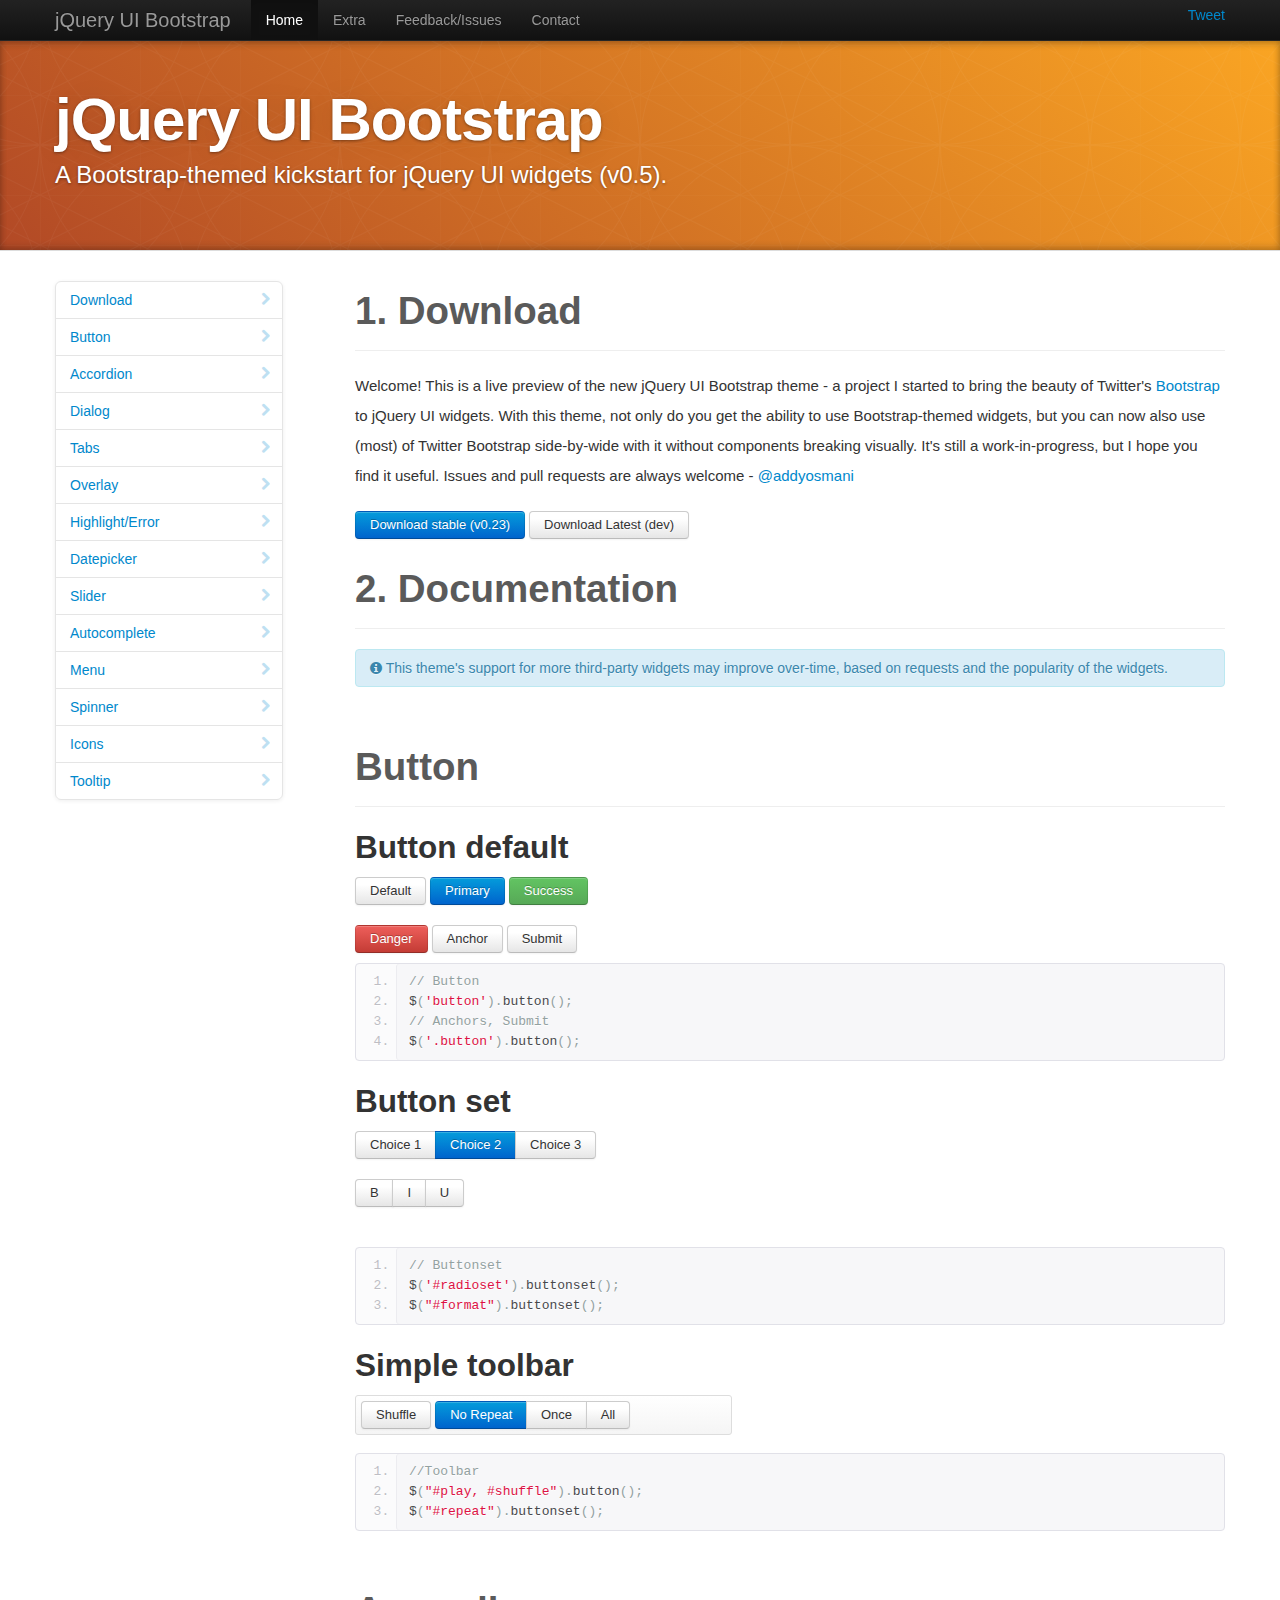
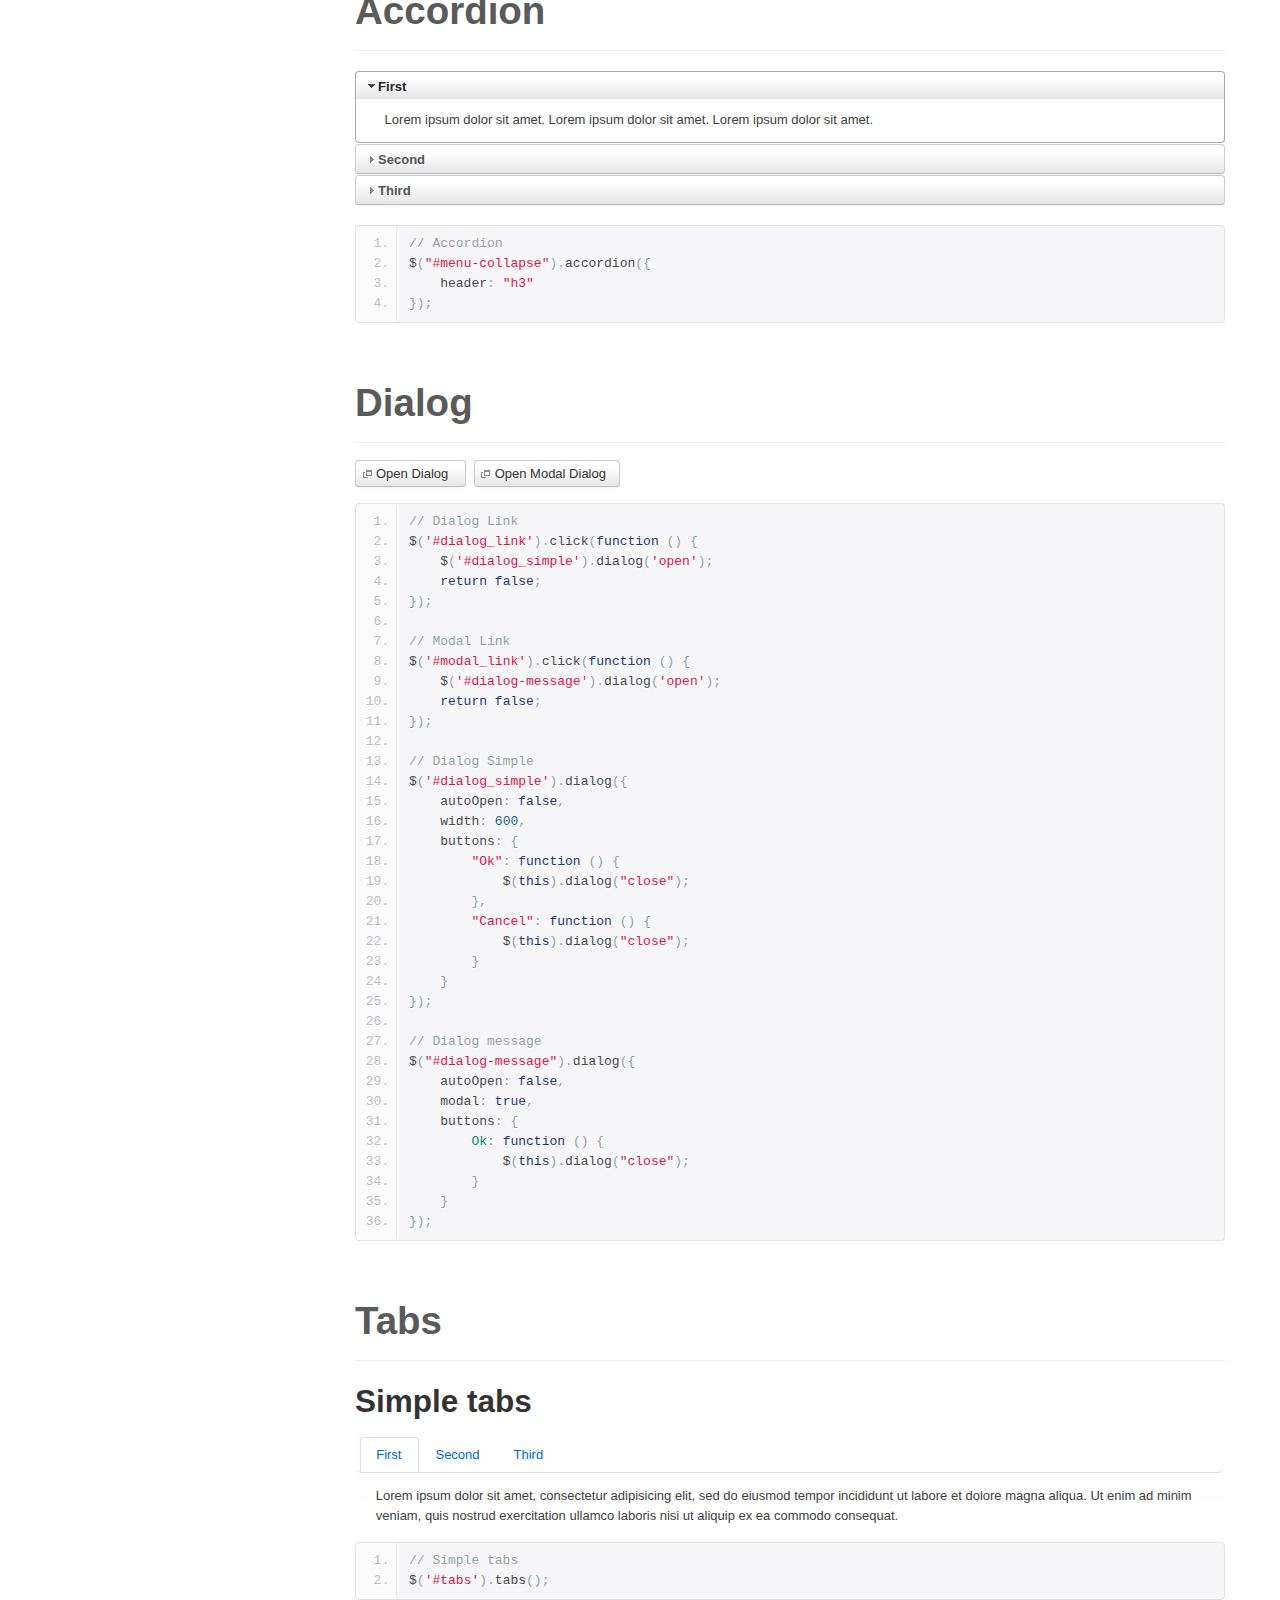
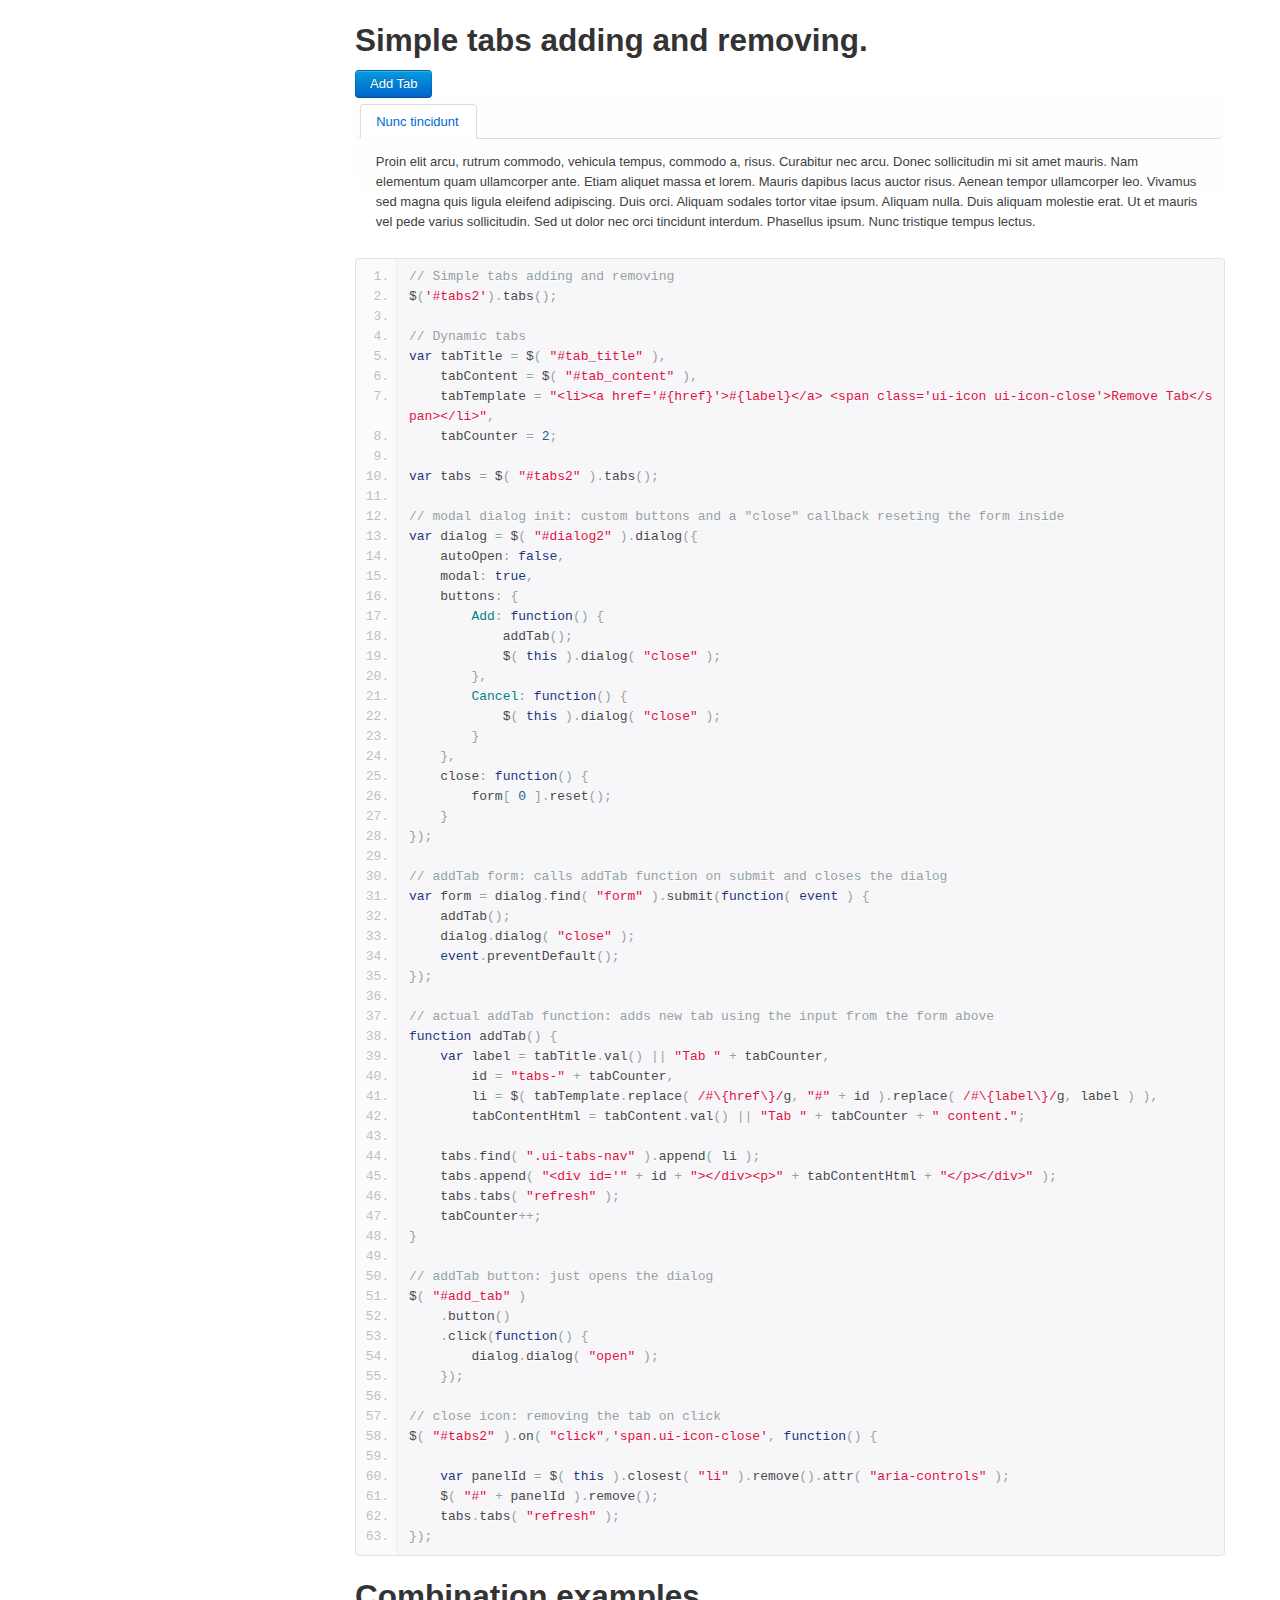
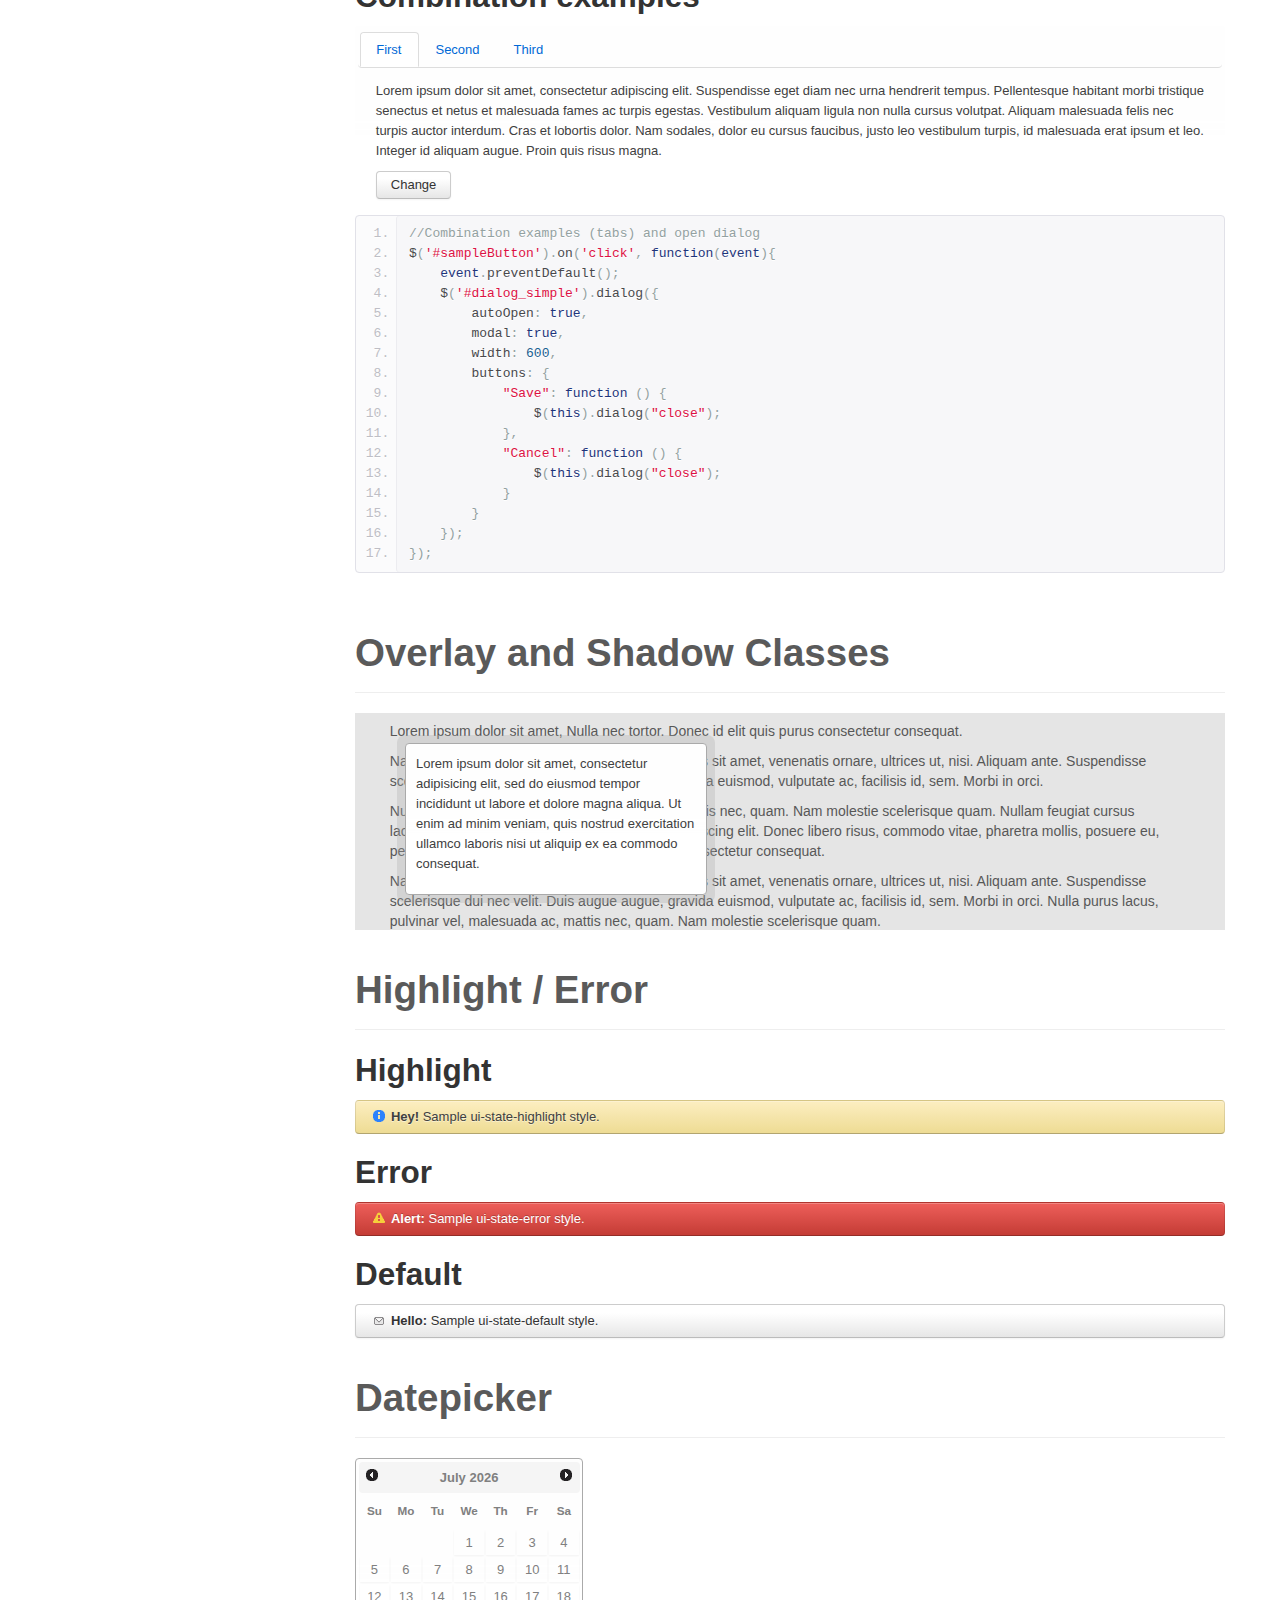
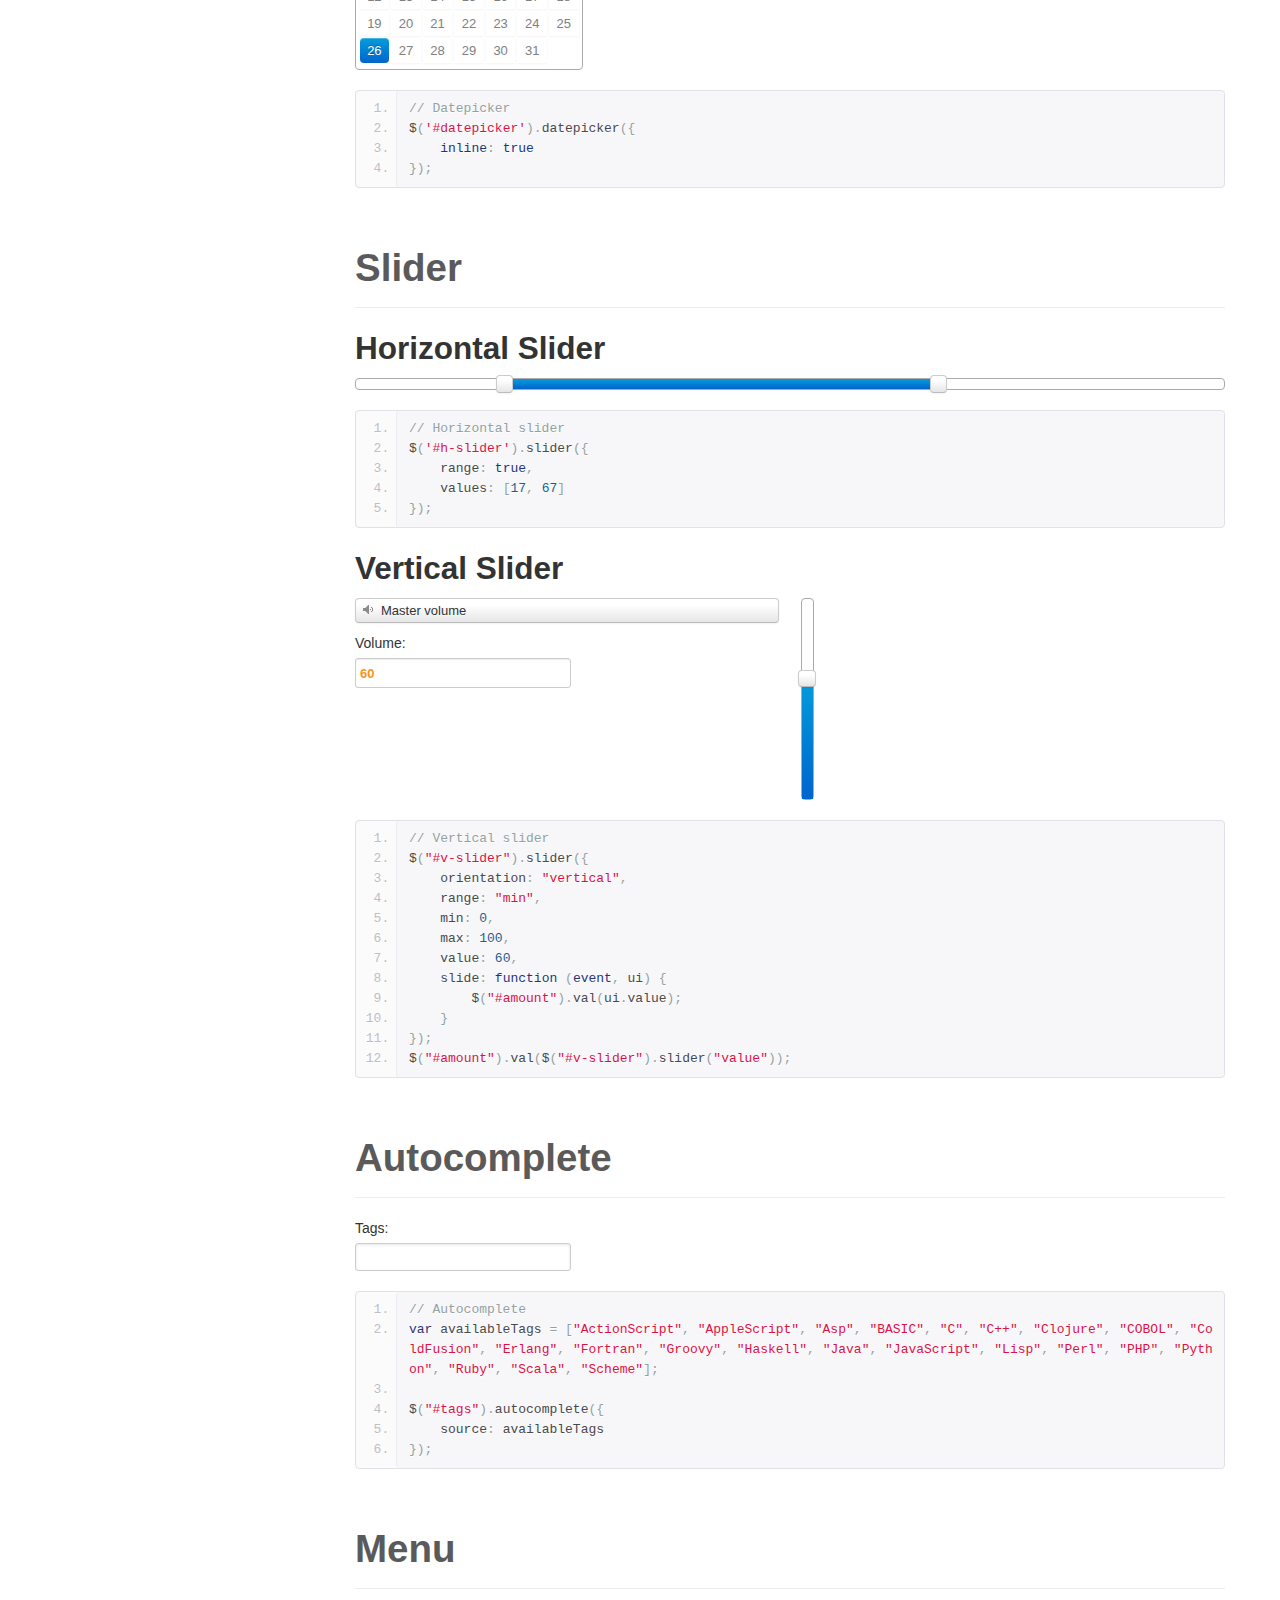
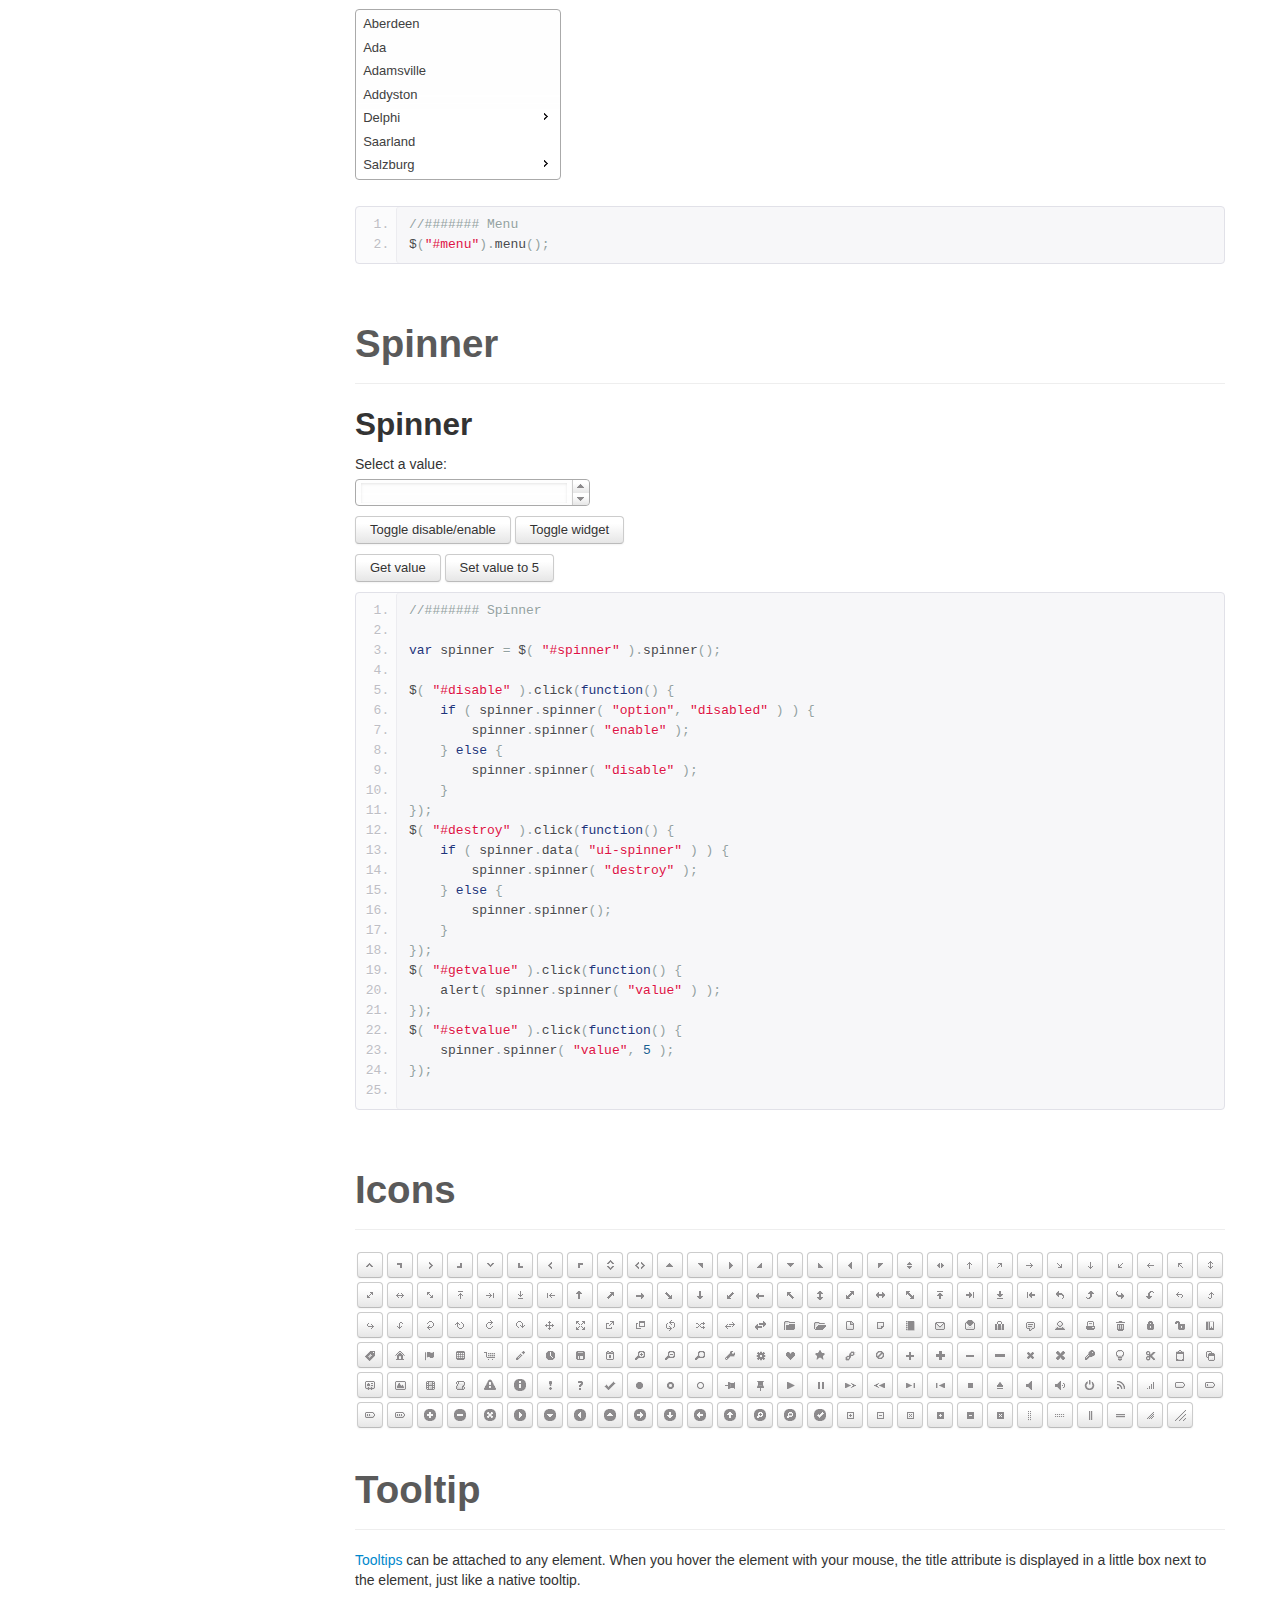
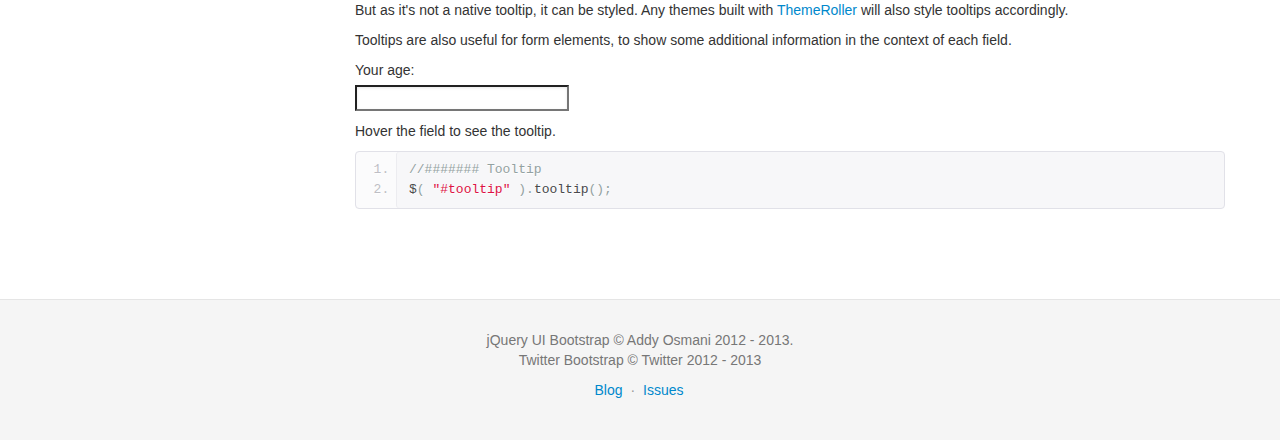
<file: app/static/jquery-ui-bootstrap/index.html>
<!DOCTYPE html>
        <html lang="en">
        <head>
            <meta charset="utf-8">
            <title>jQuery UI Bootstrap</title>
            <meta name="viewport" content="width=device-width, initial-scale=1.0">
            <meta name="description" content="A preview of the jQuery UI Bootstrap theme">
            <meta name="author" content="Addy Osmani">

            <!-- Le styles -->
            <link href="assets/css/bootstrap.min.css" rel="stylesheet">
            <link type="text/css" href="css/custom-theme/jquery-ui-1.10.0.custom.css" rel="stylesheet" />
            <link type="text/css" href="assets/css/font-awesome.min.css" rel="stylesheet" />
            <!--[if IE 7]>
            <link rel="stylesheet" href="assets/css/font-awesome-ie7.min.css">
            <![endif]-->
            <!--[if lt IE 9]>
            <link rel="stylesheet" type="text/css" href="css/custom-theme/jquery.ui.1.10.0.ie.css"/>
            <![endif]-->
            <link href="assets/css/docs.css" rel="stylesheet">
            <link href="assets/js/google-code-prettify/prettify.css" rel="stylesheet">

            <!-- Le HTML5 shim, for IE6-8 support of HTML5 elements -->
            <!--[if lt IE 9]>
            <script src="http://html5shim.googlecode.com/svn/trunk/html5.js"></script>
            <![endif]-->

            <!-- Le fav and touch icons -->
            <link rel="apple-touch-icon-precomposed" sizes="144x144" href="assets/ico/apple-touch-icon-144-precomposed.png">
            <link rel="apple-touch-icon-precomposed" sizes="114x114" href="assets/ico/apple-touch-icon-114-precomposed.png">
            <link rel="apple-touch-icon-precomposed" sizes="72x72" href="assets/ico/apple-touch-icon-72-precomposed.png">
            <link rel="apple-touch-icon-precomposed" href="assets/ico/apple-touch-icon-57-precomposed.png">
            <link rel="shortcut icon" href="assets/ico/favicon.png">

        </head>

        <body data-spy="scroll" data-target=".bs-docs-sidebar" data-twttr-rendered="true">

        <!-- Navbar
        ================================================== -->
        <div class="navbar navbar-inverse navbar-fixed-top">
            <div class="navbar-inner">
                <div class="container">
                    <button type="button" class="btn btn-navbar" data-toggle="collapse" data-target=".nav-collapse">
                        <span class="icon-bar"></span>
                        <span class="icon-bar"></span>
                        <span class="icon-bar"></span>
                    </button>
                    <a class="brand" href="http://github.com/addyosmani/jquery-ui-bootstrap">jQuery UI Bootstrap</a>
                    <div class="nav-collapse collapse">
                        <ul class="nav">
                            <li class="active">
                                <a href="./index.html">Home</a>
                            </li>
                            <li>
                                <a href="./extra.html">Extra</a>
                            </li>
                            <li>
                                <a href="http://github.com/addyosmani/jquery-ui-bootstrap/issues">Feedback/Issues</a>
                            </li>
                            <li>
                                <a href="http://twitter.com/addyosmani">Contact</a>
                            </li>
                        </ul>
                        <div id="twitter-share" class="pull-right">
                            <a href="https://twitter.com/share" class="twitter-share-button" data-url="http://addyosmani.github.com/jquery-ui-bootstrap/" data-text="A new jQuery UI Bootstrap theme" data-via="addyosmani" data-size="large">Tweet</a>
                            <script>!function(d,s,id){var js,fjs=d.getElementsByTagName(s)[0];if(!d.getElementById(id)){js=d.createElement(s);js.id=id;js.src="//platform.twitter.com/widgets.js";fjs.parentNode.insertBefore(js,fjs);}}(document,"script","twitter-wjs");</script>
                        </div>
                    </div>
                </div>
            </div>
        </div>


        <!-- Subhead
        ================================================== -->
        <header class="jumbotron subhead" id="overview">
            <div class="container">
                <h1>jQuery UI Bootstrap</h1>
                <p class="lead">A Bootstrap-themed kickstart for jQuery UI widgets (v0.5).</p>
            </div>
        </header>


        <div class="container">
        <!-- Docs nav ================================================== -->
        <div class="row">
        <div class="span3 bs-docs-sidebar">
            <ul class="nav nav-list bs-docs-sidenav">
                <li><a href="#download-bootstrap"><i class="icon-chevron-right"></i> Download</a></li>
                <li><a href="#button"><i class="icon-chevron-right"></i> Button</a></li>
                <li><a href="#accordion"><i class="icon-chevron-right"></i> Accordion</a></li>
                <li><a href="#dialog"><i class="icon-chevron-right"></i> Dialog</a></li>
                <li><a href="#tabs-simple"><i class="icon-chevron-right"></i> Tabs</a></li>
                <li><a href="#overlay"><i class="icon-chevron-right"></i> Overlay</a></li>
                <li><a href="#block-state"><i class="icon-chevron-right"></i> Highlight/Error</a></li>
                <li><a href="#calendar"><i class="icon-chevron-right"></i> Datepicker</a></li>
                <li><a href="#slider"><i class="icon-chevron-right"></i> Slider</a></li>
                <li><a href="#autocomplete"><i class="icon-chevron-right"></i> Autocomplete</a></li>
                <li><a href="#block-menu"><i class="icon-chevron-right"></i> Menu</a></li>
                <li><a href="#block-spinner"><i class="icon-chevron-right"></i> Spinner</a></li>
                <li><a href="#block-icons"><i class="icon-chevron-right"></i> Icons</a></li>
                <li><a href="#block-tooltip"><i class="icon-chevron-right"></i> Tooltip</a></li>
            </ul>
        </div>
        <div class="span9">
            <!-- Download ================================================== -->
            <section id="download-bootstrap">
                <div class="page-header">
                    <h1>1. Download</h1>
                </div>
                <div class="row-fluid">
                    <p class="docs-lead">
                        Welcome! This is a live preview of the new jQuery UI Bootstrap theme - a project I started to bring the beauty of Twitter's <a href="http://twitter.github.com/bootstrap/">Bootstrap</a> to jQuery UI widgets.
                        With this theme, not only do you get the ability to use Bootstrap-themed widgets, but you can now also use (most) of Twitter Bootstrap side-by-wide with it without components breaking visually.
                        It's still a work-in-progress, but I hope you find it useful. Issues and pull requests are always welcome - <a href="http://twitter.com/addyosmani">@addyosmani</a></p>
                    </p>
                    <p>
                        <a class="download-btn ui-button-primary"href="https://github.com/addyosmani/jquery-ui-bootstrap/zipball/v0.23">Download stable (v0.23)</a>
                        <a class="download-btn" href="https://github.com/addyosmani/jquery-ui-bootstrap/zipball/master" >Download Latest (dev)</a>
                    </p>
                </div>
            </section>
            <div class="page-header">
                <h1>2. Documentation</h1>
            </div>
            <div class="alert alert-info">
                <span class="icon-info-sign"></span> This theme's support for more third-party widgets may improve over-time, based on requests and the popularity of the widgets.
            </div>
            <!-- Button -->
            <section id="button">
                <div class="page-header">
                    <h1>Button</h1>
                </div>
                <!-- Buttons -->
                <h2>Button default</h2>
                <p>
                    <button>Default</button>
                    <button class="ui-button-primary">Primary</button>
                    <button class="ui-button-success">Success</button>
                    </br>
                    </br>
                    <button class="ui-button-error">Danger</button>
                    <a class="button">Anchor</a>
                    <input type="submit" class="button" value="Submit"/>
                </p>

<pre class="prettyprint linenums">
// Button
$('button').button();
// Anchors, Submit
$('.button').button();
</pre>
                <!-- Button set-->
                <h2>Button set</h2>
                <p>
                    <form>
                        <div id="radioset">
                            <input type="radio" id="radio1" name="radio" /><label for="radio1">Choice 1</label>
                            <input type="radio" id="radio2" name="radio" checked="checked" /><label for="radio2">Choice 2</label>
                            <input type="radio" id="radio3" name="radio" /><label for="radio3">Choice 3</label>
                        </div>
                        </br>
                        <div id="format">
                            <input type="checkbox" id="check1" /><label for="check1">B</label>
                            <input type="checkbox" id="check2" /><label for="check2">I</label>
                            <input type="checkbox" id="check3" /><label for="check3">U</label>
                        </div>
                        </br>
                    </form>
                </p>
<pre class="prettyprint linenums">
// Buttonset
$('#radioset').buttonset();
$("#format").buttonset();
</pre>
            <h2>Simple toolbar</h2>
                <div id="toolbar" class="span4 ui-toolbar ui-widget-header ui-corner-all">

                <input type="checkbox" id="shuffle" /><label for="shuffle">Shuffle</label>
                
                <span id="repeat">
                  <input type="radio" id="repeat0" name="repeat" checked="checked" /><label for="repeat0">No Repeat</label>
                  <input type="radio" id="repeat1" name="repeat" /><label for="repeat1">Once</label>
                  <input type="radio" id="repeatall" name="repeat" /><label for="repeatall">All</label>
                </span>

              </div>
              <div class="clearfix"></div>
<pre class="prettyprint linenums">
//Toolbar
$("#play, #shuffle").button();
$("#repeat").buttonset();
</pre>
            </section>
            <!-- Accordion -->
            <section id="accordion">
                <div class="page-header">
                    <h1>Accordion</h1>
                </div>
                <div id="menu-collapse">
                    <div>
                        <h3><a href="#">First</a></h3>
                        <div>Lorem ipsum dolor sit amet. Lorem ipsum dolor sit amet. Lorem ipsum dolor sit amet.</div>
                    </div>
                    <div>
                        <h3><a href="#">Second</a></h3>
                        <div>Phasellus mattis tincidunt nibh.</div>
                    </div>
                    <div>
                        <h3><a href="#">Third</a></h3>
                        <div>Nam dui erat, auctor a, dignissim quis.</div>
                    </div>
                </div>
<pre class="prettyprint linenums">
// Accordion
$("#menu-collapse").accordion({
    header: "h3"
});
</pre>
            </section>
            <!-- Dialog -->
            <section id="dialog">
                <div class="page-header">
                    <h1>Dialog</h1>
                </div>
                <p class="dialog-button">
                    <a href="#" id="dialog_link" class="ui-state-default ui-corner-all">
                        <span class="ui-icon ui-icon-newwin"></span>Open Dialog
                    </a>
                    &nbsp;
                    <a href="#" id="modal_link" class="ui-state-default ui-corner-all">
                        <span class="ui-icon ui-icon-newwin"></span>
                        Open Modal Dialog
                    </a>
                </p>
                <!-- ui-dialog -->
                <div id="dialog_simple" title="Dialog Simple Title">
                    <p>Lorem ipsum dolor sit amet, consectetur adipisicing elit, sed do eiusmod tempor incididunt ut labore et dolore magna aliqua. Ut enim ad minim veniam, quis nostrud exercitation ullamco laboris nisi ut aliquip ex ea commodo consequat.</p>
                </div>
                <!--static dialog-->
                <div id="dialog-message" title="Modal Dialog">
                    <p>
                        <span class="ui-icon ui-icon-circle-check" style="float:left; margin:0 7px 50px 0;"></span>
                        Your files have downloaded successfully into the My Downloads folder.
                    </p>
                    <p>
                        Currently using <b>36% of your storage space</b>.
                    </p>
                </div>
                <!--end static dialog-->
<pre class="prettyprint linenums">
// Dialog Link
$('#dialog_link').click(function () {
    $('#dialog_simple').dialog('open');
    return false;
});

// Modal Link
$('#modal_link').click(function () {
    $('#dialog-message').dialog('open');
    return false;
});

// Dialog Simple
$('#dialog_simple').dialog({
    autoOpen: false,
    width: 600,
    buttons: {
        "Ok": function () {
            $(this).dialog("close");
        },
        "Cancel": function () {
            $(this).dialog("close");
        }
    }
});

// Dialog message
$("#dialog-message").dialog({
    autoOpen: false,
    modal: true,
    buttons: {
        Ok: function () {
            $(this).dialog("close");
        }
    }
});
</pre>
            </section>
            <!-- Tabs -->
            <section id="tabs-simple">
                <div class="page-header">
                    <h1>Tabs</h1>
                </div>
                <h2>Simple tabs</h2>
                <!--Demo-->
                <div id="tabs">
                    <ul>
                        <li><a href="#tabs-a">First</a></li>
                        <li><a href="#tabs-b">Second</a></li>
                        <li><a href="#tabs-c">Third</a></li>
                    </ul>
                    <div id="tabs-a">Lorem ipsum dolor sit amet, consectetur adipisicing elit, sed do eiusmod tempor incididunt ut labore et dolore magna aliqua. Ut enim ad minim veniam, quis nostrud exercitation ullamco laboris nisi ut aliquip ex ea commodo consequat.</div>
                    <div id="tabs-b">Phasellus mattis tincidunt nibh. Cras orci urna, blandit id, pretium vel, aliquet ornare, felis. Maecenas scelerisque sem non nisl. Fusce sed lorem in enim dictum bibendum.</div>
                    <div id="tabs-c">Nam dui erat, auctor a, dignissim quis, sollicitudin eu, felis. Pellentesque nisi urna, interdum eget, sagittis et, consequat vestibulum, lacus. Mauris porttitor ullamcorper augue.</div>
                </div>
                <!-- End demo -->
<pre class="prettyprint linenums">
// Simple tabs
$('#tabs').tabs();
</pre>
                <h2>Simple tabs adding and removing.</h2>
                <!-- Demo -->
                <div id="dialog2" title="Tab data">
                    <form>
                        <fieldset class="ui-helper-reset">
                            <label for="tab_title">Title</label>
                            <input type="text" name="tab_title" id="tab_title" value="" class="ui-widget-content ui-corner-all" />
                            <label for="tab_content">Content</label>
                            <textarea name="tab_content" id="tab_content" class="ui-widget-content ui-corner-all"></textarea>
                        </fieldset>
                    </form>
                </div>

                <button id="add_tab" class="ui-button-primary">Add Tab</button>

                <div id="tabs2">
                    <ul>
                        <li><a href="#tabs-1">Nunc tincidunt</a></li>
                    </ul>
                    <div id="tabs-1">
                        <p>Proin elit arcu, rutrum commodo, vehicula tempus, commodo a, risus. Curabitur nec arcu. Donec sollicitudin mi sit amet mauris. Nam elementum quam ullamcorper ante. Etiam aliquet massa et lorem. Mauris dapibus lacus auctor risus. Aenean tempor ullamcorper leo. Vivamus sed magna quis ligula eleifend adipiscing. Duis orci. Aliquam sodales tortor vitae ipsum. Aliquam nulla. Duis aliquam molestie erat. Ut et mauris vel pede varius sollicitudin. Sed ut dolor nec orci tincidunt interdum. Phasellus ipsum. Nunc tristique tempus lectus.</p>
                    </div>
                </div>
                <!-- End demo -->
<pre class="prettyprint linenums">
// Simple tabs adding and removing
$('#tabs2').tabs();

// Dynamic tabs
var tabTitle = $( "#tab_title" ),
    tabContent = $( "#tab_content" ),
    tabTemplate = "&lt;li&gt;&lt;a href='#{href}'>#{label}&lt;/a&gt; &lt;span class='ui-icon ui-icon-close'>Remove Tab&lt;/span&gt;&lt;/li&gt;",
    tabCounter = 2;

var tabs = $( "#tabs2" ).tabs();

// modal dialog init: custom buttons and a "close" callback reseting the form inside
var dialog = $( "#dialog2" ).dialog({
    autoOpen: false,
    modal: true,
    buttons: {
        Add: function() {
            addTab();
            $( this ).dialog( "close" );
        },
        Cancel: function() {
            $( this ).dialog( "close" );
        }
    },
    close: function() {
        form[ 0 ].reset();
    }
});

// addTab form: calls addTab function on submit and closes the dialog
var form = dialog.find( "form" ).submit(function( event ) {
    addTab();
    dialog.dialog( "close" );
    event.preventDefault();
});

// actual addTab function: adds new tab using the input from the form above
function addTab() {
    var label = tabTitle.val() || "Tab " + tabCounter,
        id = "tabs-" + tabCounter,
        li = $( tabTemplate.replace( /#\{href\}/g, "#" + id ).replace( /#\{label\}/g, label ) ),
        tabContentHtml = tabContent.val() || "Tab " + tabCounter + " content.";

    tabs.find( ".ui-tabs-nav" ).append( li );
    tabs.append( "&lt;div id='" + id + "&gt;&lt;/div&gt;&lt;p&gt;" + tabContentHtml + "&lt;/p&gt;&lt;/div&gt;" );
    tabs.tabs( "refresh" );
    tabCounter++;
}

// addTab button: just opens the dialog
$( "#add_tab" )
    .button()
    .click(function() {
        dialog.dialog( "open" );
    });

// close icon: removing the tab on click
$( "#tabs2" ).on( "click",'span.ui-icon-close', function() {

    var panelId = $( this ).closest( "li" ).remove().attr( "aria-controls" );
    $( "#" + panelId ).remove();
    tabs.tabs( "refresh" );
});
</pre>
                <h2>Combination examples</h2>
                <!--start combinations-->
                <div id="tabs3">
                    <ul>
                        <li><a href="#tabs3-1">First</a></li>
                        <li><a href="#tabs3-2">Second</a></li>
                        <li><a href="#tabs3-3">Third</a></li>
                    </ul>
                    <div id="tabs3-1">
                        <p>Lorem ipsum dolor sit amet, consectetur adipiscing elit. Suspendisse eget diam nec urna hendrerit tempus. Pellentesque habitant morbi tristique senectus et netus et malesuada fames ac turpis egestas. Vestibulum aliquam ligula non nulla cursus volutpat. Aliquam malesuada felis nec turpis auctor interdum. Cras et lobortis dolor. Nam sodales, dolor eu cursus faucibus, justo leo vestibulum turpis, id malesuada erat ipsum et leo. Integer id aliquam augue. Proin quis risus magna.</p>
                        <a href="#" id="sampleButton">Change</a>
                    </div>
                    <div id="tabs3-2">Tab 2</div>
                    <div id="tabs3-3">Tab 3</div>
                </div>
                <!--end combinations-->
<pre class="prettyprint linenums">
//Combination examples (tabs) and open dialog
$('#sampleButton').on('click', function(event){
    event.preventDefault();
    $('#dialog_simple').dialog({
        autoOpen: true,
        modal: true,
        width: 600,
        buttons: {
            "Save": function () {
                $(this).dialog("close");
            },
            "Cancel": function () {
                $(this).dialog("close");
            }
        }
    });
});
</pre>
            <!-- End tabs -->
            </section>
            <section id="overlay">
                <div class="page-header">
                    <h1>Overlay and Shadow Classes</h1>
                </div>
                <div class="window-contain">
                    <p>Lorem ipsum dolor sit amet,  Nulla nec tortor. Donec id elit quis purus consectetur consequat. </p><p>Nam congue semper tellus. Sed erat dolor, dapibus sit amet, venenatis ornare, ultrices ut, nisi. Aliquam ante. Suspendisse scelerisque dui nec velit. Duis augue augue, gravida euismod, vulputate ac, facilisis id, sem. Morbi in orci. </p><p>Nulla purus lacus, pulvinar vel, malesuada ac, mattis nec, quam. Nam molestie scelerisque quam. Nullam feugiat cursus lacus.orem ipsum dolor sit amet, consectetur adipiscing elit. Donec libero risus, commodo vitae, pharetra mollis, posuere eu, pede. Nulla nec tortor. Donec id elit quis purus consectetur consequat. </p><p>Nam congue semper tellus. Sed erat dolor, dapibus sit amet, venenatis ornare, ultrices ut, nisi. Aliquam ante. Suspendisse scelerisque dui nec velit. Duis augue augue, gravida euismod, vulputate ac, facilisis id, sem. Morbi in orci. Nulla purus lacus, pulvinar vel, malesuada ac, mattis nec, quam. Nam molestie scelerisque quam. </p><p>Nullam feugiat cursus lacus.orem ipsum dolor sit amet, consectetur adipiscing elit. Donec libero risus, commodo vitae, pharetra mollis, posuere eu, pede. Nulla nec tortor. Donec id elit quis purus consectetur consequat. Nam congue semper tellus. Sed erat dolor, dapibus sit amet, venenatis ornare, ultrices ut, nisi. Aliquam ante. </p><p>Suspendisse scelerisque dui nec velit. Duis augue augue, gravida euismod, vulputate ac, facilisis id, sem. Morbi in orci. Nulla purus lacus, pulvinar vel, malesuada ac, mattis nec, quam. Nam molestie scelerisque quam. Nullam feugiat cursus lacus.orem ipsum dolor sit amet, consectetur adipiscing elit. Donec libero risus, commodo vitae, pharetra mollis, posuere eu, pede. Nulla nec tortor. Donec id elit quis purus consectetur consequat. Nam congue semper tellus. Sed erat dolor, dapibus sit amet, venenatis ornare, ultrices ut, nisi. </p>

                    <!-- ui-overlay -->
                    <div class="ui-overlay">
                        <div class="ui-widget-overlay"></div>
                        <div class="ui-widget-shadow ui-corner-all" style="width: 302px; height: 152px; position: absolute; left: 50px; top: 30px;"></div>
                    </div>
                    <div style="position: absolute; width: 280px; height: 130px;left: 50px; top: 30px; padding: 10px;" class="ui-widget ui-widget-content ui-corner-all">
                        <div class="ui-dialog-content ui-widget-content" style="background: none; border: 0;">
                            <p>Lorem ipsum dolor sit amet, consectetur adipisicing elit, sed do eiusmod tempor incididunt ut labore et dolore magna aliqua. Ut enim ad minim veniam, quis nostrud exercitation ullamco laboris nisi ut aliquip ex ea commodo consequat.</p>
                        </div>
                    </div>

                </div>
            </section>
            <section id="block-state">
                <div class="page-header">
                    <h1>Highlight / Error</h1>
                </div>
                <!-- Highlight / Error -->
                <h2>Highlight</h2>
                <div class="ui-widget">
                  <div class="ui-state-highlight ui-corner-all">
                    <p><span class="ui-icon ui-icon-info" style="float: left; margin-right: .3em;"></span>
                    <strong>Hey!</strong> Sample ui-state-highlight style.</p>
                  </div>
                </div>
                <h2>Error</h2>
                <div class="ui-widget">
                  <div class="ui-state-error ui-corner-all">
                    <p><span class="ui-icon ui-icon-alert" style="float: left; margin-right: .3em;"></span>
                    <strong>Alert:</strong> Sample ui-state-error style.</p>
                  </div>
                </div>
                <h2>Default</h2>
                <div class="ui-widget">
                  <div class="ui-state-default ui-corner-all">
                    <p><span class="ui-icon ui-icon-mail-closed" style="float: left; margin-right: .3em;"></span>
                    <strong>Hello:</strong> Sample ui-state-default style.</p>
                  </div>
                </div>
            </section>
            <!--end highlights-->
            <!-- Datepicker -->
            <section id="calendar">
                <div class="page-header">
                    <h1>Datepicker</h1>
                </div>
                <div id="datepicker"></div>
<pre class="prettyprint linenums">
// Datepicker
$('#datepicker').datepicker({
    inline: true
});
</pre>
            </section>
            <!--end datepicker-->
            <!-- Slider -->
            <section id="slider">
                <div class="page-header">
                    <h1>Slider</h1>
                </div>
                <h2>Horizontal Slider</h2>
                <div id="h-slider"></div>
<pre class="prettyprint linenums">
// Horizontal slider
$('#h-slider').slider({
    range: true,
    values: [17, 67]
});
</pre>
                 <!-- Vertical Slider -->
                <h2>Vertical Slider</h2>
                <div class="row-fluid">
                    <div class="span6">
                        <p class="ui-state-default ui-corner-all ui-helper-clearfix" style="padding:4px;">
                        <span class="ui-icon ui-icon-volume-on" style="float:left; margin:-2px 5px 0 0;"></span>
                        Master volume
                        </p>
                        <p>
                          <label for="amount">Volume:</label>
                          <input type="text" id="amount" />
                        </p>
                    </div>
                    <div class="span6">
                        <div id="v-slider" style="height:200px;"></div>
                    </div>
                </div>
<pre class="prettyprint linenums">
// Vertical slider
$("#v-slider").slider({
    orientation: "vertical",
    range: "min",
    min: 0,
    max: 100,
    value: 60,
    slide: function (event, ui) {
        $("#amount").val(ui.value);
    }
});
$("#amount").val($("#v-slider").slider("value"));
</pre>
            </section>
            <!--end slider-->
            <!-- Autocomplete -->
            <section id="autocomplete">
                <div class="page-header">
                    <h1>Autocomplete</h1>
                </div>
                <div class="ui-widget">
                    <label for="tags">Tags: </label>
                    <input id="tags" />
                </div>
<pre class="prettyprint linenums">
// Autocomplete
var availableTags = ["ActionScript", "AppleScript", "Asp", "BASIC", "C", "C++", "Clojure", "COBOL", "ColdFusion", "Erlang", "Fortran", "Groovy", "Haskell", "Java", "JavaScript", "Lisp", "Perl", "PHP", "Python", "Ruby", "Scala", "Scheme"];

$("#tags").autocomplete({
    source: availableTags
});
</pre>
            </section>
            <!--end Autocomplete-->
            <!-- Menu -->
            <section id="block-menu">
                <div class="page-header">
                    <h1>Menu</h1>
                </div>
                <div class="clearfix">
                    <ul id="menu">
                      <li><a href="#">Aberdeen</a></li>
                      <li><a href="#">Ada</a></li>
                      <li><a href="#">Adamsville</a></li>
                      <li><a href="#">Addyston</a></li>
                      <li>
                          <a href="#">Delphi</a>
                          <ul>
                              <li><a href="#">Ada</a></li>
                              <li><a href="#">Saarland</a></li>
                              <li><a href="#">Salzburg</a></li>
                          </ul>
                      </li>
                      <li><a href="#">Saarland</a></li>
                      <li>
                          <a href="#">Salzburg</a>
                          <ul>
                              <li>
                                  <a href="#">Delphi</a>
                                  <ul>
                                      <li><a href="#">Ada</a></li>
                                      <li><a href="#">Saarland</a></li>
                                      <li><a href="#">Salzburg</a></li>
                                  </ul>
                              </li>
                              <li>
                                  <a href="?Delphi">Delphi</a>
                                  <ul>
                                      <li><a href="#">Ada</a></li>
                                      <li><a href="#">Saarland</a></li>
                                      <li><a href="#">Salzburg</a></li>
                                  </ul>
                              </li>
                              <li><a href="#">Perch</a></li>
                          </ul>
                      </li>
                    </ul>
                </div>
<pre class="prettyprint linenums">
//####### Menu
$("#menu").menu();
</pre>
            </section>
            <!--end Menu-->
            <!-- Spinner -->
            <section id="block-spinner">
                <div class="page-header">
                    <h1>Spinner</h1>
                </div>
                <h2>Spinner</h2>
                <p>
                  <label for="spinner">Select a value:</label>
                  <input id="spinner" name="value" />
                </p>

                <p>
                  <button id="disable">Toggle disable/enable</button>
                  <button id="destroy">Toggle widget</button>
                </p>

                <p>
                  <button id="getvalue">Get value</button>
                  <button id="setvalue">Set value to 5</button>
                </p>
<pre class="prettyprint linenums">
//####### Spinner

var spinner = $( "#spinner" ).spinner();

$( "#disable" ).click(function() {
    if ( spinner.spinner( "option", "disabled" ) ) {
        spinner.spinner( "enable" );
    } else {
        spinner.spinner( "disable" );
    }
});
$( "#destroy" ).click(function() {
    if ( spinner.data( "ui-spinner" ) ) {
        spinner.spinner( "destroy" );
    } else {
        spinner.spinner();
    }
});
$( "#getvalue" ).click(function() {
    alert( spinner.spinner( "value" ) );
});
$( "#setvalue" ).click(function() {
    spinner.spinner( "value", 5 );
});

</pre>
            </section>
            <!--end Spinner-->
            <!-- Icons -->
            <section id="block-icons">
                <div class="page-header">
                    <h1>Icons</h1>
                </div>
                <div class="clearfix">
                    <ul id="icons" class="ui-widget ui-helper-clearfix">
                        <li class="ui-state-default ui-corner-all" title=".ui-icon-carat-1-n"><span class="ui-icon ui-icon-carat-1-n"></span></li>
                        <li class="ui-state-default ui-corner-all" title=".ui-icon-carat-1-ne"><span class="ui-icon ui-icon-carat-1-ne"></span></li>
                        <li class="ui-state-default ui-corner-all" title=".ui-icon-carat-1-e"><span class="ui-icon ui-icon-carat-1-e"></span></li>

                        <li class="ui-state-default ui-corner-all" title=".ui-icon-carat-1-se"><span class="ui-icon ui-icon-carat-1-se"></span></li>
                        <li class="ui-state-default ui-corner-all" title=".ui-icon-carat-1-s"><span class="ui-icon ui-icon-carat-1-s"></span></li>
                        <li class="ui-state-default ui-corner-all" title=".ui-icon-carat-1-sw"><span class="ui-icon ui-icon-carat-1-sw"></span></li>
                        <li class="ui-state-default ui-corner-all" title=".ui-icon-carat-1-w"><span class="ui-icon ui-icon-carat-1-w"></span></li>
                        <li class="ui-state-default ui-corner-all" title=".ui-icon-carat-1-nw"><span class="ui-icon ui-icon-carat-1-nw"></span></li>
                        <li class="ui-state-default ui-corner-all" title=".ui-icon-carat-2-n-s"><span class="ui-icon ui-icon-carat-2-n-s"></span></li>
                        <li class="ui-state-default ui-corner-all" title=".ui-icon-carat-2-e-w"><span class="ui-icon ui-icon-carat-2-e-w"></span></li>
                        <li class="ui-state-default ui-corner-all" title=".ui-icon-triangle-1-n"><span class="ui-icon ui-icon-triangle-1-n"></span></li>
                        <li class="ui-state-default ui-corner-all" title=".ui-icon-triangle-1-ne"><span class="ui-icon ui-icon-triangle-1-ne"></span></li>

                        <li class="ui-state-default ui-corner-all" title=".ui-icon-triangle-1-e"><span class="ui-icon ui-icon-triangle-1-e"></span></li>
                        <li class="ui-state-default ui-corner-all" title=".ui-icon-triangle-1-se"><span class="ui-icon ui-icon-triangle-1-se"></span></li>
                        <li class="ui-state-default ui-corner-all" title=".ui-icon-triangle-1-s"><span class="ui-icon ui-icon-triangle-1-s"></span></li>
                        <li class="ui-state-default ui-corner-all" title=".ui-icon-triangle-1-sw"><span class="ui-icon ui-icon-triangle-1-sw"></span></li>
                        <li class="ui-state-default ui-corner-all" title=".ui-icon-triangle-1-w"><span class="ui-icon ui-icon-triangle-1-w"></span></li>
                        <li class="ui-state-default ui-corner-all" title=".ui-icon-triangle-1-nw"><span class="ui-icon ui-icon-triangle-1-nw"></span></li>
                        <li class="ui-state-default ui-corner-all" title=".ui-icon-triangle-2-n-s"><span class="ui-icon ui-icon-triangle-2-n-s"></span></li>
                        <li class="ui-state-default ui-corner-all" title=".ui-icon-triangle-2-e-w"><span class="ui-icon ui-icon-triangle-2-e-w"></span></li>
                        <li class="ui-state-default ui-corner-all" title=".ui-icon-arrow-1-n"><span class="ui-icon ui-icon-arrow-1-n"></span></li>

                        <li class="ui-state-default ui-corner-all" title=".ui-icon-arrow-1-ne"><span class="ui-icon ui-icon-arrow-1-ne"></span></li>
                        <li class="ui-state-default ui-corner-all" title=".ui-icon-arrow-1-e"><span class="ui-icon ui-icon-arrow-1-e"></span></li>
                        <li class="ui-state-default ui-corner-all" title=".ui-icon-arrow-1-se"><span class="ui-icon ui-icon-arrow-1-se"></span></li>
                        <li class="ui-state-default ui-corner-all" title=".ui-icon-arrow-1-s"><span class="ui-icon ui-icon-arrow-1-s"></span></li>
                        <li class="ui-state-default ui-corner-all" title=".ui-icon-arrow-1-sw"><span class="ui-icon ui-icon-arrow-1-sw"></span></li>
                        <li class="ui-state-default ui-corner-all" title=".ui-icon-arrow-1-w"><span class="ui-icon ui-icon-arrow-1-w"></span></li>
                        <li class="ui-state-default ui-corner-all" title=".ui-icon-arrow-1-nw"><span class="ui-icon ui-icon-arrow-1-nw"></span></li>
                        <li class="ui-state-default ui-corner-all" title=".ui-icon-arrow-2-n-s"><span class="ui-icon ui-icon-arrow-2-n-s"></span></li>
                        <li class="ui-state-default ui-corner-all" title=".ui-icon-arrow-2-ne-sw"><span class="ui-icon ui-icon-arrow-2-ne-sw"></span></li>

                        <li class="ui-state-default ui-corner-all" title=".ui-icon-arrow-2-e-w"><span class="ui-icon ui-icon-arrow-2-e-w"></span></li>
                        <li class="ui-state-default ui-corner-all" title=".ui-icon-arrow-2-se-nw"><span class="ui-icon ui-icon-arrow-2-se-nw"></span></li>
                        <li class="ui-state-default ui-corner-all" title=".ui-icon-arrowstop-1-n"><span class="ui-icon ui-icon-arrowstop-1-n"></span></li>
                        <li class="ui-state-default ui-corner-all" title=".ui-icon-arrowstop-1-e"><span class="ui-icon ui-icon-arrowstop-1-e"></span></li>
                        <li class="ui-state-default ui-corner-all" title=".ui-icon-arrowstop-1-s"><span class="ui-icon ui-icon-arrowstop-1-s"></span></li>
                        <li class="ui-state-default ui-corner-all" title=".ui-icon-arrowstop-1-w"><span class="ui-icon ui-icon-arrowstop-1-w"></span></li>
                        <li class="ui-state-default ui-corner-all" title=".ui-icon-arrowthick-1-n"><span class="ui-icon ui-icon-arrowthick-1-n"></span></li>
                        <li class="ui-state-default ui-corner-all" title=".ui-icon-arrowthick-1-ne"><span class="ui-icon ui-icon-arrowthick-1-ne"></span></li>
                        <li class="ui-state-default ui-corner-all" title=".ui-icon-arrowthick-1-e"><span class="ui-icon ui-icon-arrowthick-1-e"></span></li>

                        <li class="ui-state-default ui-corner-all" title=".ui-icon-arrowthick-1-se"><span class="ui-icon ui-icon-arrowthick-1-se"></span></li>
                        <li class="ui-state-default ui-corner-all" title=".ui-icon-arrowthick-1-s"><span class="ui-icon ui-icon-arrowthick-1-s"></span></li>
                        <li class="ui-state-default ui-corner-all" title=".ui-icon-arrowthick-1-sw"><span class="ui-icon ui-icon-arrowthick-1-sw"></span></li>
                        <li class="ui-state-default ui-corner-all" title=".ui-icon-arrowthick-1-w"><span class="ui-icon ui-icon-arrowthick-1-w"></span></li>
                        <li class="ui-state-default ui-corner-all" title=".ui-icon-arrowthick-1-nw"><span class="ui-icon ui-icon-arrowthick-1-nw"></span></li>
                        <li class="ui-state-default ui-corner-all" title=".ui-icon-arrowthick-2-n-s"><span class="ui-icon ui-icon-arrowthick-2-n-s"></span></li>
                        <li class="ui-state-default ui-corner-all" title=".ui-icon-arrowthick-2-ne-sw"><span class="ui-icon ui-icon-arrowthick-2-ne-sw"></span></li>
                        <li class="ui-state-default ui-corner-all" title=".ui-icon-arrowthick-2-e-w"><span class="ui-icon ui-icon-arrowthick-2-e-w"></span></li>
                        <li class="ui-state-default ui-corner-all" title=".ui-icon-arrowthick-2-se-nw"><span class="ui-icon ui-icon-arrowthick-2-se-nw"></span></li>

                        <li class="ui-state-default ui-corner-all" title=".ui-icon-arrowthickstop-1-n"><span class="ui-icon ui-icon-arrowthickstop-1-n"></span></li>
                        <li class="ui-state-default ui-corner-all" title=".ui-icon-arrowthickstop-1-e"><span class="ui-icon ui-icon-arrowthickstop-1-e"></span></li>
                        <li class="ui-state-default ui-corner-all" title=".ui-icon-arrowthickstop-1-s"><span class="ui-icon ui-icon-arrowthickstop-1-s"></span></li>
                        <li class="ui-state-default ui-corner-all" title=".ui-icon-arrowthickstop-1-w"><span class="ui-icon ui-icon-arrowthickstop-1-w"></span></li>
                        <li class="ui-state-default ui-corner-all" title=".ui-icon-arrowreturnthick-1-w"><span class="ui-icon ui-icon-arrowreturnthick-1-w"></span></li>
                        <li class="ui-state-default ui-corner-all" title=".ui-icon-arrowreturnthick-1-n"><span class="ui-icon ui-icon-arrowreturnthick-1-n"></span></li>
                        <li class="ui-state-default ui-corner-all" title=".ui-icon-arrowreturnthick-1-e"><span class="ui-icon ui-icon-arrowreturnthick-1-e"></span></li>
                        <li class="ui-state-default ui-corner-all" title=".ui-icon-arrowreturnthick-1-s"><span class="ui-icon ui-icon-arrowreturnthick-1-s"></span></li>
                        <li class="ui-state-default ui-corner-all" title=".ui-icon-arrowreturn-1-w"><span class="ui-icon ui-icon-arrowreturn-1-w"></span></li>

                        <li class="ui-state-default ui-corner-all" title=".ui-icon-arrowreturn-1-n"><span class="ui-icon ui-icon-arrowreturn-1-n"></span></li>
                        <li class="ui-state-default ui-corner-all" title=".ui-icon-arrowreturn-1-e"><span class="ui-icon ui-icon-arrowreturn-1-e"></span></li>
                        <li class="ui-state-default ui-corner-all" title=".ui-icon-arrowreturn-1-s"><span class="ui-icon ui-icon-arrowreturn-1-s"></span></li>
                        <li class="ui-state-default ui-corner-all" title=".ui-icon-arrowrefresh-1-w"><span class="ui-icon ui-icon-arrowrefresh-1-w"></span></li>
                        <li class="ui-state-default ui-corner-all" title=".ui-icon-arrowrefresh-1-n"><span class="ui-icon ui-icon-arrowrefresh-1-n"></span></li>
                        <li class="ui-state-default ui-corner-all" title=".ui-icon-arrowrefresh-1-e"><span class="ui-icon ui-icon-arrowrefresh-1-e"></span></li>
                        <li class="ui-state-default ui-corner-all" title=".ui-icon-arrowrefresh-1-s"><span class="ui-icon ui-icon-arrowrefresh-1-s"></span></li>
                        <li class="ui-state-default ui-corner-all" title=".ui-icon-arrow-4"><span class="ui-icon ui-icon-arrow-4"></span></li>
                        <li class="ui-state-default ui-corner-all" title=".ui-icon-arrow-4-diag"><span class="ui-icon ui-icon-arrow-4-diag"></span></li>

                        <li class="ui-state-default ui-corner-all" title=".ui-icon-extlink"><span class="ui-icon ui-icon-extlink"></span></li>
                        <li class="ui-state-default ui-corner-all" title=".ui-icon-newwin"><span class="ui-icon ui-icon-newwin"></span></li>
                        <li class="ui-state-default ui-corner-all" title=".ui-icon-refresh"><span class="ui-icon ui-icon-refresh"></span></li>
                        <li class="ui-state-default ui-corner-all" title=".ui-icon-shuffle"><span class="ui-icon ui-icon-shuffle"></span></li>
                        <li class="ui-state-default ui-corner-all" title=".ui-icon-transfer-e-w"><span class="ui-icon ui-icon-transfer-e-w"></span></li>
                        <li class="ui-state-default ui-corner-all" title=".ui-icon-transferthick-e-w"><span class="ui-icon ui-icon-transferthick-e-w"></span></li>
                        <li class="ui-state-default ui-corner-all" title=".ui-icon-folder-collapsed"><span class="ui-icon ui-icon-folder-collapsed"></span></li>
                        <li class="ui-state-default ui-corner-all" title=".ui-icon-folder-open"><span class="ui-icon ui-icon-folder-open"></span></li>
                        <li class="ui-state-default ui-corner-all" title=".ui-icon-document"><span class="ui-icon ui-icon-document"></span></li>

                        <li class="ui-state-default ui-corner-all" title=".ui-icon-document-b"><span class="ui-icon ui-icon-document-b"></span></li>
                        <li class="ui-state-default ui-corner-all" title=".ui-icon-note"><span class="ui-icon ui-icon-note"></span></li>
                        <li class="ui-state-default ui-corner-all" title=".ui-icon-mail-closed"><span class="ui-icon ui-icon-mail-closed"></span></li>
                        <li class="ui-state-default ui-corner-all" title=".ui-icon-mail-open"><span class="ui-icon ui-icon-mail-open"></span></li>
                        <li class="ui-state-default ui-corner-all" title=".ui-icon-suitcase"><span class="ui-icon ui-icon-suitcase"></span></li>
                        <li class="ui-state-default ui-corner-all" title=".ui-icon-comment"><span class="ui-icon ui-icon-comment"></span></li>
                        <li class="ui-state-default ui-corner-all" title=".ui-icon-person"><span class="ui-icon ui-icon-person"></span></li>
                        <li class="ui-state-default ui-corner-all" title=".ui-icon-print"><span class="ui-icon ui-icon-print"></span></li>
                        <li class="ui-state-default ui-corner-all" title=".ui-icon-trash"><span class="ui-icon ui-icon-trash"></span></li>

                        <li class="ui-state-default ui-corner-all" title=".ui-icon-locked"><span class="ui-icon ui-icon-locked"></span></li>
                        <li class="ui-state-default ui-corner-all" title=".ui-icon-unlocked"><span class="ui-icon ui-icon-unlocked"></span></li>
                        <li class="ui-state-default ui-corner-all" title=".ui-icon-bookmark"><span class="ui-icon ui-icon-bookmark"></span></li>
                        <li class="ui-state-default ui-corner-all" title=".ui-icon-tag"><span class="ui-icon ui-icon-tag"></span></li>
                        <li class="ui-state-default ui-corner-all" title=".ui-icon-home"><span class="ui-icon ui-icon-home"></span></li>
                        <li class="ui-state-default ui-corner-all" title=".ui-icon-flag"><span class="ui-icon ui-icon-flag"></span></li>
                        <li class="ui-state-default ui-corner-all" title=".ui-icon-calculator"><span class="ui-icon ui-icon-calculator"></span></li>
                        <li class="ui-state-default ui-corner-all" title=".ui-icon-cart"><span class="ui-icon ui-icon-cart"></span></li>
                        <li class="ui-state-default ui-corner-all" title=".ui-icon-pencil"><span class="ui-icon ui-icon-pencil"></span></li>

                        <li class="ui-state-default ui-corner-all" title=".ui-icon-clock"><span class="ui-icon ui-icon-clock"></span></li>
                        <li class="ui-state-default ui-corner-all" title=".ui-icon-disk"><span class="ui-icon ui-icon-disk"></span></li>
                        <li class="ui-state-default ui-corner-all" title=".ui-icon-calendar"><span class="ui-icon ui-icon-calendar"></span></li>
                        <li class="ui-state-default ui-corner-all" title=".ui-icon-zoomin"><span class="ui-icon ui-icon-zoomin"></span></li>
                        <li class="ui-state-default ui-corner-all" title=".ui-icon-zoomout"><span class="ui-icon ui-icon-zoomout"></span></li>
                        <li class="ui-state-default ui-corner-all" title=".ui-icon-search"><span class="ui-icon ui-icon-search"></span></li>
                        <li class="ui-state-default ui-corner-all" title=".ui-icon-wrench"><span class="ui-icon ui-icon-wrench"></span></li>
                        <li class="ui-state-default ui-corner-all" title=".ui-icon-gear"><span class="ui-icon ui-icon-gear"></span></li>
                        <li class="ui-state-default ui-corner-all" title=".ui-icon-heart"><span class="ui-icon ui-icon-heart"></span></li>

                        <li class="ui-state-default ui-corner-all" title=".ui-icon-star"><span class="ui-icon ui-icon-star"></span></li>
                        <li class="ui-state-default ui-corner-all" title=".ui-icon-link"><span class="ui-icon ui-icon-link"></span></li>
                        <li class="ui-state-default ui-corner-all" title=".ui-icon-cancel"><span class="ui-icon ui-icon-cancel"></span></li>
                        <li class="ui-state-default ui-corner-all" title=".ui-icon-plus"><span class="ui-icon ui-icon-plus"></span></li>
                        <li class="ui-state-default ui-corner-all" title=".ui-icon-plusthick"><span class="ui-icon ui-icon-plusthick"></span></li>
                        <li class="ui-state-default ui-corner-all" title=".ui-icon-minus"><span class="ui-icon ui-icon-minus"></span></li>
                        <li class="ui-state-default ui-corner-all" title=".ui-icon-minusthick"><span class="ui-icon ui-icon-minusthick"></span></li>
                        <li class="ui-state-default ui-corner-all" title=".ui-icon-close"><span class="ui-icon ui-icon-close"></span></li>
                        <li class="ui-state-default ui-corner-all" title=".ui-icon-closethick"><span class="ui-icon ui-icon-closethick"></span></li>

                        <li class="ui-state-default ui-corner-all" title=".ui-icon-key"><span class="ui-icon ui-icon-key"></span></li>
                        <li class="ui-state-default ui-corner-all" title=".ui-icon-lightbulb"><span class="ui-icon ui-icon-lightbulb"></span></li>
                        <li class="ui-state-default ui-corner-all" title=".ui-icon-scissors"><span class="ui-icon ui-icon-scissors"></span></li>
                        <li class="ui-state-default ui-corner-all" title=".ui-icon-clipboard"><span class="ui-icon ui-icon-clipboard"></span></li>
                        <li class="ui-state-default ui-corner-all" title=".ui-icon-copy"><span class="ui-icon ui-icon-copy"></span></li>
                        <li class="ui-state-default ui-corner-all" title=".ui-icon-contact"><span class="ui-icon ui-icon-contact"></span></li>
                        <li class="ui-state-default ui-corner-all" title=".ui-icon-image"><span class="ui-icon ui-icon-image"></span></li>
                        <li class="ui-state-default ui-corner-all" title=".ui-icon-video"><span class="ui-icon ui-icon-video"></span></li>
                        <li class="ui-state-default ui-corner-all" title=".ui-icon-script"><span class="ui-icon ui-icon-script"></span></li>
                        <li class="ui-state-default ui-corner-all" title=".ui-icon-alert"><span class="ui-icon ui-icon-alert"></span></li>

                        <li class="ui-state-default ui-corner-all" title=".ui-icon-info"><span class="ui-icon ui-icon-info"></span></li>
                        <li class="ui-state-default ui-corner-all" title=".ui-icon-notice"><span class="ui-icon ui-icon-notice"></span></li>
                        <li class="ui-state-default ui-corner-all" title=".ui-icon-help"><span class="ui-icon ui-icon-help"></span></li>
                        <li class="ui-state-default ui-corner-all" title=".ui-icon-check"><span class="ui-icon ui-icon-check"></span></li>
                        <li class="ui-state-default ui-corner-all" title=".ui-icon-bullet"><span class="ui-icon ui-icon-bullet"></span></li>
                        <li class="ui-state-default ui-corner-all" title=".ui-icon-radio-off"><span class="ui-icon ui-icon-radio-off"></span></li>
                        <li class="ui-state-default ui-corner-all" title=".ui-icon-radio-on"><span class="ui-icon ui-icon-radio-on"></span></li>
                        <li class="ui-state-default ui-corner-all" title=".ui-icon-pin-w"><span class="ui-icon ui-icon-pin-w"></span></li>
                        <li class="ui-state-default ui-corner-all" title=".ui-icon-pin-s"><span class="ui-icon ui-icon-pin-s"></span></li>
                        <li class="ui-state-default ui-corner-all" title=".ui-icon-play"><span class="ui-icon ui-icon-play"></span></li>
                        <li class="ui-state-default ui-corner-all" title=".ui-icon-pause"><span class="ui-icon ui-icon-pause"></span></li>

                        <li class="ui-state-default ui-corner-all" title=".ui-icon-seek-next"><span class="ui-icon ui-icon-seek-next"></span></li>
                        <li class="ui-state-default ui-corner-all" title=".ui-icon-seek-prev"><span class="ui-icon ui-icon-seek-prev"></span></li>
                        <li class="ui-state-default ui-corner-all" title=".ui-icon-seek-end"><span class="ui-icon ui-icon-seek-end"></span></li>
                        <li class="ui-state-default ui-corner-all" title=".ui-icon-seek-first"><span class="ui-icon ui-icon-seek-first"></span></li>
                        <li class="ui-state-default ui-corner-all" title=".ui-icon-stop"><span class="ui-icon ui-icon-stop"></span></li>
                        <li class="ui-state-default ui-corner-all" title=".ui-icon-eject"><span class="ui-icon ui-icon-eject"></span></li>
                        <li class="ui-state-default ui-corner-all" title=".ui-icon-volume-off"><span class="ui-icon ui-icon-volume-off"></span></li>
                        <li class="ui-state-default ui-corner-all" title=".ui-icon-volume-on"><span class="ui-icon ui-icon-volume-on"></span></li>
                        <li class="ui-state-default ui-corner-all" title=".ui-icon-power"><span class="ui-icon ui-icon-power"></span></li>

                        <li class="ui-state-default ui-corner-all" title=".ui-icon-signal-diag"><span class="ui-icon ui-icon-signal-diag"></span></li>
                        <li class="ui-state-default ui-corner-all" title=".ui-icon-signal"><span class="ui-icon ui-icon-signal"></span></li>
                        <li class="ui-state-default ui-corner-all" title=".ui-icon-battery-0"><span class="ui-icon ui-icon-battery-0"></span></li>
                        <li class="ui-state-default ui-corner-all" title=".ui-icon-battery-1"><span class="ui-icon ui-icon-battery-1"></span></li>
                        <li class="ui-state-default ui-corner-all" title=".ui-icon-battery-2"><span class="ui-icon ui-icon-battery-2"></span></li>
                        <li class="ui-state-default ui-corner-all" title=".ui-icon-battery-3"><span class="ui-icon ui-icon-battery-3"></span></li>
                        <li class="ui-state-default ui-corner-all" title=".ui-icon-circle-plus"><span class="ui-icon ui-icon-circle-plus"></span></li>
                        <li class="ui-state-default ui-corner-all" title=".ui-icon-circle-minus"><span class="ui-icon ui-icon-circle-minus"></span></li>
                        <li class="ui-state-default ui-corner-all" title=".ui-icon-circle-close"><span class="ui-icon ui-icon-circle-close"></span></li>

                        <li class="ui-state-default ui-corner-all" title=".ui-icon-circle-triangle-e"><span class="ui-icon ui-icon-circle-triangle-e"></span></li>
                        <li class="ui-state-default ui-corner-all" title=".ui-icon-circle-triangle-s"><span class="ui-icon ui-icon-circle-triangle-s"></span></li>
                        <li class="ui-state-default ui-corner-all" title=".ui-icon-circle-triangle-w"><span class="ui-icon ui-icon-circle-triangle-w"></span></li>
                        <li class="ui-state-default ui-corner-all" title=".ui-icon-circle-triangle-n"><span class="ui-icon ui-icon-circle-triangle-n"></span></li>
                        <li class="ui-state-default ui-corner-all" title=".ui-icon-circle-arrow-e"><span class="ui-icon ui-icon-circle-arrow-e"></span></li>
                        <li class="ui-state-default ui-corner-all" title=".ui-icon-circle-arrow-s"><span class="ui-icon ui-icon-circle-arrow-s"></span></li>
                        <li class="ui-state-default ui-corner-all" title=".ui-icon-circle-arrow-w"><span class="ui-icon ui-icon-circle-arrow-w"></span></li>
                        <li class="ui-state-default ui-corner-all" title=".ui-icon-circle-arrow-n"><span class="ui-icon ui-icon-circle-arrow-n"></span></li>
                        <li class="ui-state-default ui-corner-all" title=".ui-icon-circle-zoomin"><span class="ui-icon ui-icon-circle-zoomin"></span></li>

                        <li class="ui-state-default ui-corner-all" title=".ui-icon-circle-zoomout"><span class="ui-icon ui-icon-circle-zoomout"></span></li>
                        <li class="ui-state-default ui-corner-all" title=".ui-icon-circle-check"><span class="ui-icon ui-icon-circle-check"></span></li>
                        <li class="ui-state-default ui-corner-all" title=".ui-icon-circlesmall-plus"><span class="ui-icon ui-icon-circlesmall-plus"></span></li>
                        <li class="ui-state-default ui-corner-all" title=".ui-icon-circlesmall-minus"><span class="ui-icon ui-icon-circlesmall-minus"></span></li>
                        <li class="ui-state-default ui-corner-all" title=".ui-icon-circlesmall-close"><span class="ui-icon ui-icon-circlesmall-close"></span></li>
                        <li class="ui-state-default ui-corner-all" title=".ui-icon-squaresmall-plus"><span class="ui-icon ui-icon-squaresmall-plus"></span></li>
                        <li class="ui-state-default ui-corner-all" title=".ui-icon-squaresmall-minus"><span class="ui-icon ui-icon-squaresmall-minus"></span></li>
                        <li class="ui-state-default ui-corner-all" title=".ui-icon-squaresmall-close"><span class="ui-icon ui-icon-squaresmall-close"></span></li>
                        <li class="ui-state-default ui-corner-all" title=".ui-icon-grip-dotted-vertical"><span class="ui-icon ui-icon-grip-dotted-vertical"></span></li>

                        <li class="ui-state-default ui-corner-all" title=".ui-icon-grip-dotted-horizontal"><span class="ui-icon ui-icon-grip-dotted-horizontal"></span></li>
                        <li class="ui-state-default ui-corner-all" title=".ui-icon-grip-solid-vertical"><span class="ui-icon ui-icon-grip-solid-vertical"></span></li>
                        <li class="ui-state-default ui-corner-all" title=".ui-icon-grip-solid-horizontal"><span class="ui-icon ui-icon-grip-solid-horizontal"></span></li>
                        <li class="ui-state-default ui-corner-all" title=".ui-icon-gripsmall-diagonal-se"><span class="ui-icon ui-icon-gripsmall-diagonal-se"></span></li>
                        <li class="ui-state-default ui-corner-all" title=".ui-icon-grip-diagonal-se"><span class="ui-icon ui-icon-grip-diagonal-se"></span></li>
                    </ul>
                </div>
            </section>
            <!--end Icons-->
            <!-- Datepicker -->
            <section id="block-tooltip">
                <div class="page-header">
                    <h1>Tooltip</h1>
                </div>
                <div id="tooltip">
                  <p><a href="#" title="That's what this widget is">Tooltips</a> can be attached to any element. When you hover
                      the element with your mouse, the title attribute is displayed in a little box next to the element, just like a native tooltip.</p>
                  <p>But as it's not a native tooltip, it can be styled. Any themes built with
                      <a href="http://themeroller.com" title="ThemeRoller: jQuery UI's theme builder application">ThemeRoller</a>
                      will also style tooltips accordingly.</p>
                  <p>Tooltips are also useful for form elements, to show some additional information in the context of each field.</p>
                  <p><label for="age">Your age:</label><input id="age" title="We ask for your age only for statistical purposes." /></p>
                  <p>Hover the field to see the tooltip.</p>
                </div>
<pre class="prettyprint linenums">
//####### Tooltip
$( "#tooltip" ).tooltip();
</pre>
            </section>
            <!--end datepicker-->
        </div>
    </div>
</div>

<!-- Footer
================================================== -->
<footer class="footer">
    <div class="container">
        <p>
            jQuery UI Bootstrap &copy; Addy Osmani 2012 - 2013.
        </p>
        <p>
            Twitter Bootstrap &copy; Twitter 2012 - 2013
        </p>
        <ul class="footer-links">
            <li><a href="http://addyosmani.com/blog/">Blog</a></li>
            <li class="muted">&middot;</li>
            <li><a href="https://github.com/addyosmani/jquery-ui-bootstrap/issues?state=open">Issues</a></li>
        </ul>
    </div>
</footer>
<!-- Placed at the end of the document so the pages load faster -->
<script src="assets/js/jquery-1.9.0.min.js" type="text/javascript"></script>
<script src="assets/js/bootstrap.min.js" type="text/javascript"></script>
<script src="assets/js/jquery-ui-1.10.0.custom.min.js" type="text/javascript"></script>
<script src="assets/js/google-code-prettify/prettify.js" type="text/javascript"></script>
<script src="assets/js/docs.js" type="text/javascript"></script>
<script src="assets/js/demo.js" type="text/javascript"></script>
</body>
</html>
</file>
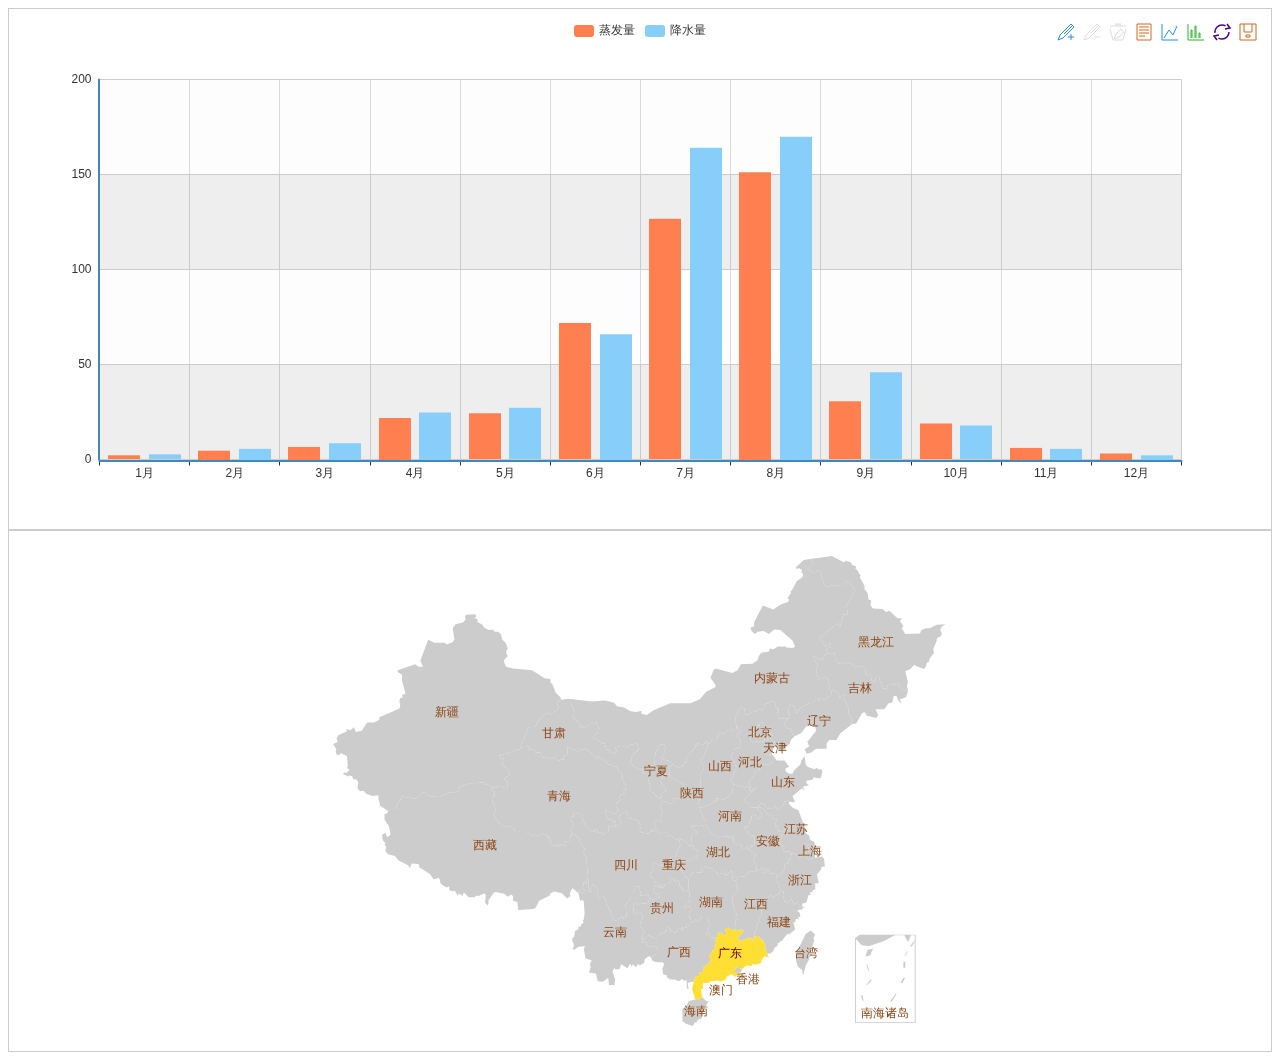
<file: app/static/echarts-2.27/doc/example/www/index.html>
﻿<!DOCTYPE html>
<html lang="en">
<head>
    <meta charset="utf-8">
    <title>ECharts</title>
</head>

<body>
    <!--Step:1 Prepare a dom for ECharts which (must) has size (width & hight)-->
    <!--Step:1 为ECharts准备一个具备大小（宽高）的Dom-->
    <div id="main" style="height:500px;border:1px solid #ccc;padding:10px;"></div>
    <div id="mainMap" style="height:500px;border:1px solid #ccc;padding:10px;"></div>
    
    <!--Step:2 Import echarts.js-->
    <!--Step:2 引入echarts.js-->
    <script src="js/echarts.js"></script>
    
    <script type="text/javascript">
    // Step:3 conifg ECharts's path, link to echarts.js from current page.
    // Step:3 为模块加载器配置echarts的路径，从当前页面链接到echarts.js，定义所需图表路径
    require.config({
        paths: {
            echarts: './js'
        }
    });
    
    // Step:4 require echarts and use it in the callback.
    // Step:4 动态加载echarts然后在回调函数中开始使用，注意保持按需加载结构定义图表路径
    require(
        [
            'echarts',
            'echarts/chart/bar',
            'echarts/chart/line',
            'echarts/chart/map'
        ],
        function (ec) {
            //--- 折柱 ---
            var myChart = ec.init(document.getElementById('main'));
            myChart.setOption({
                tooltip : {
                    trigger: 'axis'
                },
                legend: {
                    data:['蒸发量','降水量']
                },
                toolbox: {
                    show : true,
                    feature : {
                        mark : {show: true},
                        dataView : {show: true, readOnly: false},
                        magicType : {show: true, type: ['line', 'bar']},
                        restore : {show: true},
                        saveAsImage : {show: true}
                    }
                },
                calculable : true,
                xAxis : [
                    {
                        type : 'category',
                        data : ['1月','2月','3月','4月','5月','6月','7月','8月','9月','10月','11月','12月']
                    }
                ],
                yAxis : [
                    {
                        type : 'value',
                        splitArea : {show : true}
                    }
                ],
                series : [
                    {
                        name:'蒸发量',
                        type:'bar',
                        data:[2.0, 4.9, 7.0, 23.2, 25.6, 76.7, 135.6, 162.2, 32.6, 20.0, 6.4, 3.3]
                    },
                    {
                        name:'降水量',
                        type:'bar',
                        data:[2.6, 5.9, 9.0, 26.4, 28.7, 70.7, 175.6, 182.2, 48.7, 18.8, 6.0, 2.3]
                    }
                ]
            });
            
            // --- 地图 ---
            var myChart2 = ec.init(document.getElementById('mainMap'));
            myChart2.setOption({
                tooltip : {
                    trigger: 'item',
                    formatter: '{b}'
                },
                series : [
                    {
                        name: '中国',
                        type: 'map',
                        mapType: 'china',
                        selectedMode : 'multiple',
                        itemStyle:{
                            normal:{label:{show:true}},
                            emphasis:{label:{show:true}}
                        },
                        data:[
                            {name:'广东',selected:true}
                        ]
                    }
                ]
            });
        }
    );
    </script>
</body>
</html>
</file>
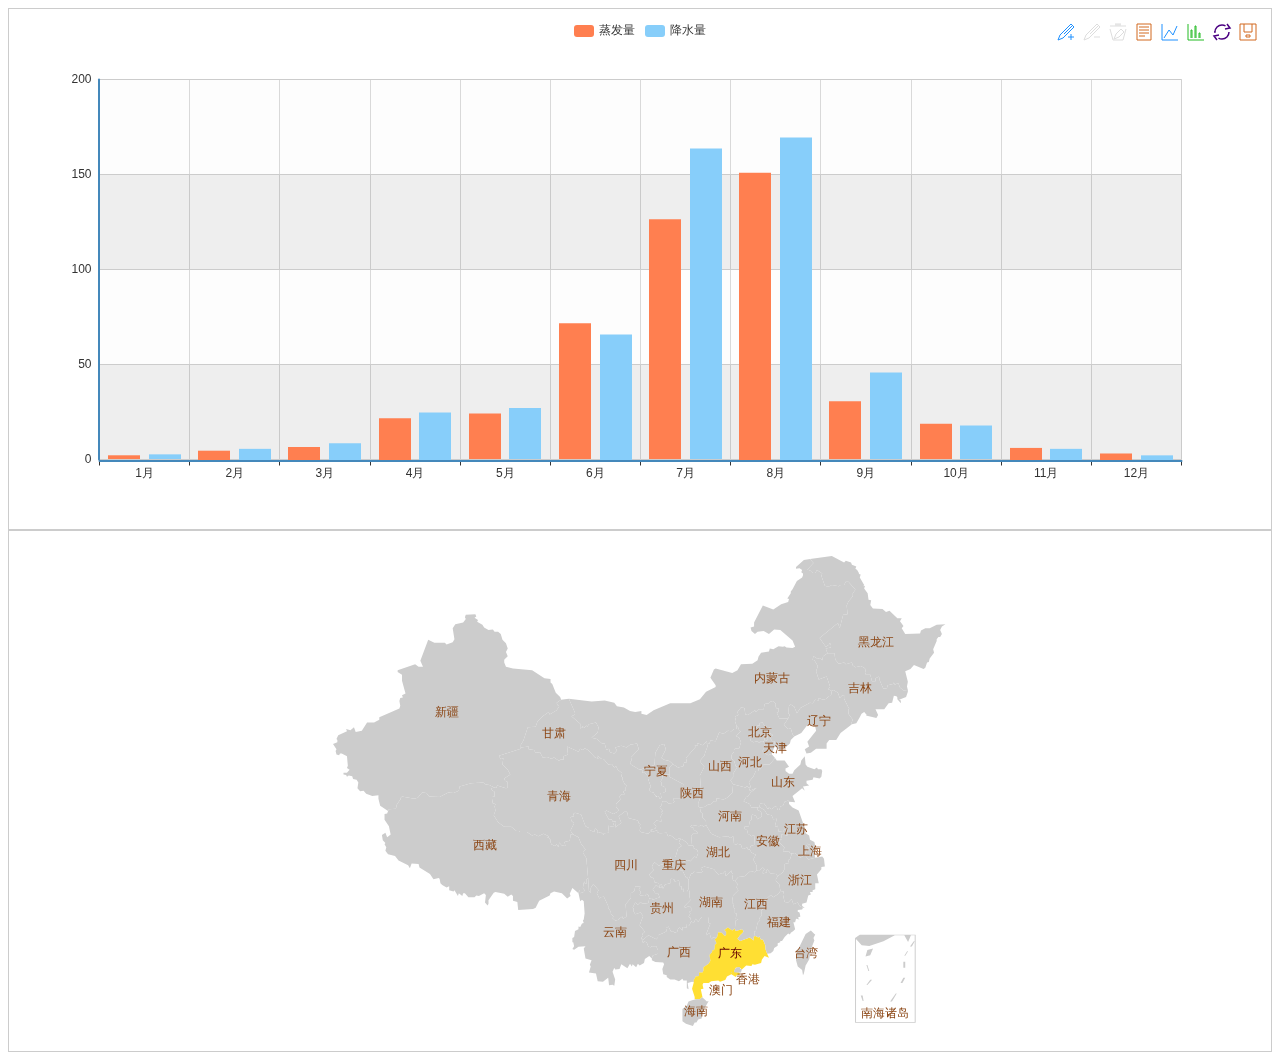
<file: app/static/echarts-2.27/doc/example/www2/index.html>
﻿<!DOCTYPE html>
<html lang="en">
<head>
    <meta charset="utf-8">
    <title>ECharts</title>
</head>
<body>
    <!--Step:1 Prepare a dom for ECharts which (must) has size (width & hight)-->
    <!--Step:1 为ECharts准备一个具备大小（宽高）的Dom-->
    <div id="main" style="height:500px;border:1px solid #ccc;padding:10px;"></div>
    <div id="mainMap" style="height:500px;border:1px solid #ccc;padding:10px;"></div>

    <!--Step:2 Import echarts-all.js-->
    <!--Step:2 引入echarts-all.js-->
    <script src="js/echarts-all.js"></script>
    
    <script type="text/javascript">
        // Step:3 echarts & zrender as a Global Interface by the echarts-plain.js.
        // Step:3 echarts和zrender被echarts-plain.js写入为全局接口
        var myChart = echarts.init(document.getElementById('main'));
        myChart.setOption({
            tooltip : {
                trigger: 'axis'
            },
            legend: {
                data:['蒸发量','降水量']
            },
            toolbox: {
                show : true,
                feature : {
                    mark : {show: true},
                    dataView : {show: true, readOnly: false},
                    magicType : {show: true, type: ['line', 'bar']},
                    restore : {show: true},
                    saveAsImage : {show: true}
                }
            },
            calculable : true,
            xAxis : [
                {
                    type : 'category',
                    data : ['1月','2月','3月','4月','5月','6月','7月','8月','9月','10月','11月','12月']
                }
            ],
            yAxis : [
                {
                    type : 'value',
                    splitArea : {show : true}
                }
            ],
            series : [
                {
                    name:'蒸发量',
                    type:'bar',
                    data:[2.0, 4.9, 7.0, 23.2, 25.6, 76.7, 135.6, 162.2, 32.6, 20.0, 6.4, 3.3]
                },
                {
                    name:'降水量',
                    type:'bar',
                    data:[2.6, 5.9, 9.0, 26.4, 28.7, 70.7, 175.6, 182.2, 48.7, 18.8, 6.0, 2.3]
                }
            ]
        });
        
        // --- 地图 ---
        var myChart2 = echarts.init(document.getElementById('mainMap'));
        myChart2.setOption({
            tooltip : {
                trigger: 'item',
                formatter: '{b}'
            },
            series : [
                {
                    name: '中国',
                    type: 'map',
                    mapType: 'china',
                    selectedMode : 'multiple',
                    itemStyle:{
                        normal:{label:{show:true}},
                        emphasis:{label:{show:true}}
                    },
                    data:[
                        {name:'广东',selected:true}
                    ]
                }
            ]
        });
    </script>
</body>
</html>
</file>
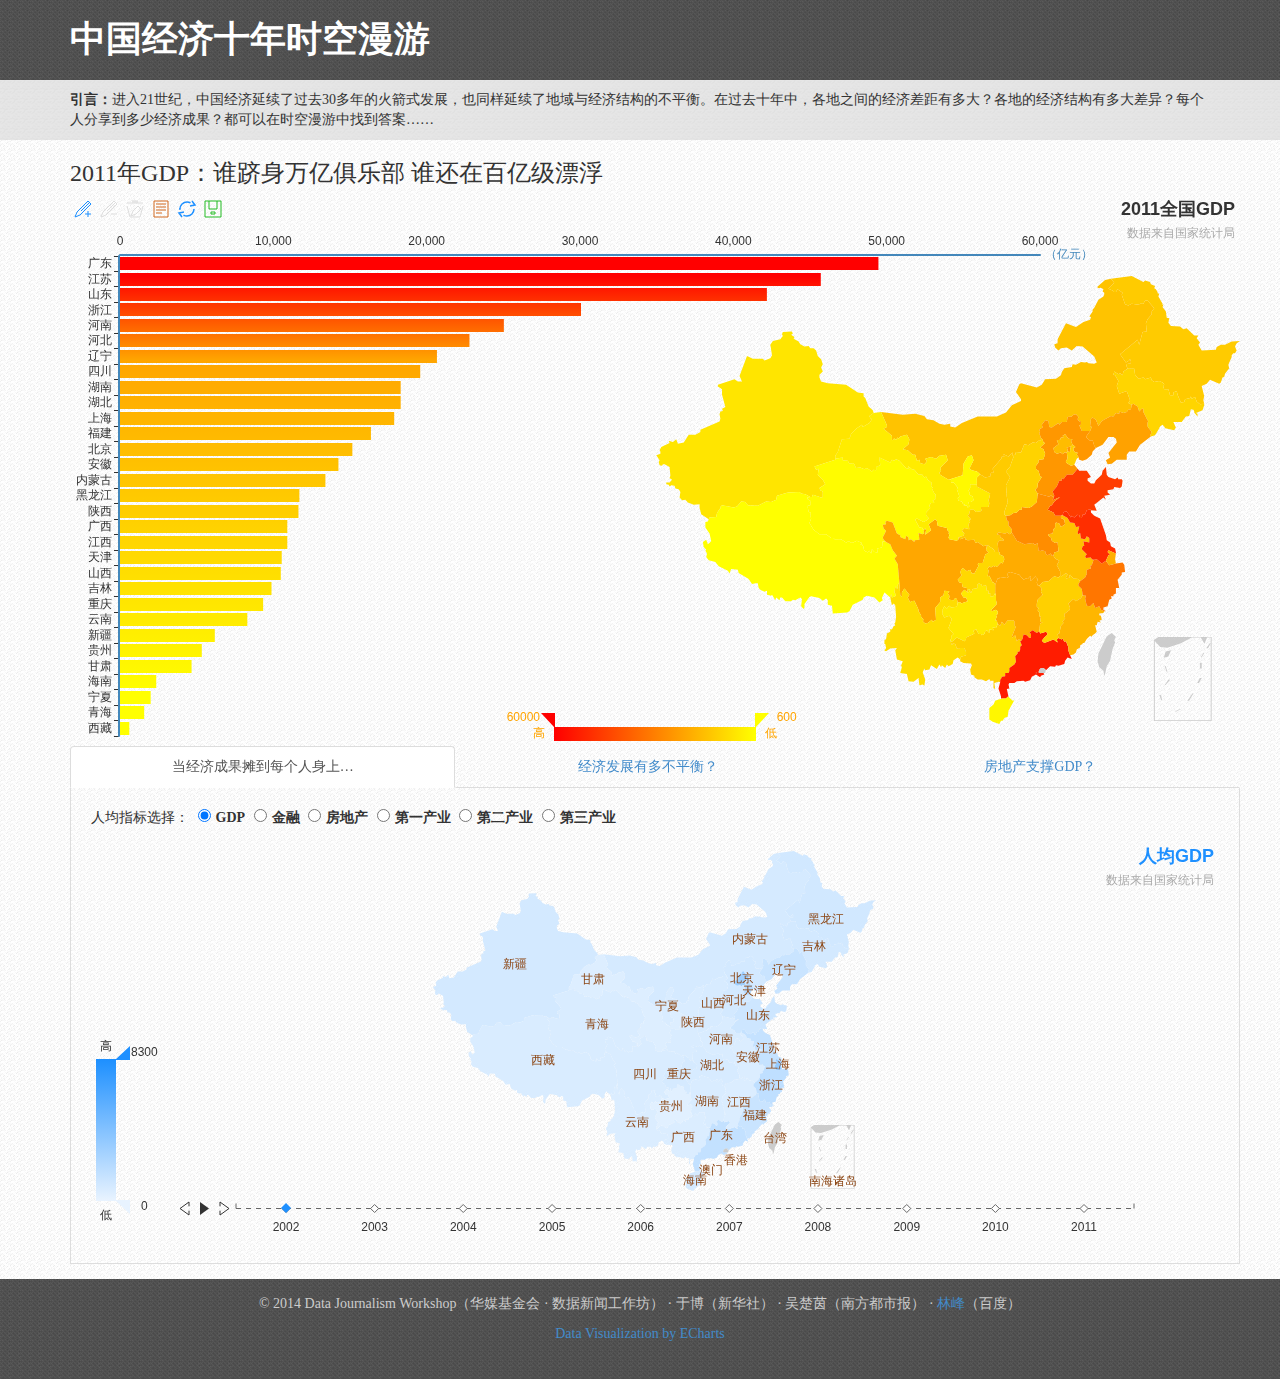
<file: app/static/echarts-2.27/doc/example/topic/10-me-china/index.html>
﻿<!DOCTYPE html>
<html lang="en">
<head>
    <meta charset="utf-8">
    <title>中国经济十年时空漫游</title>
    <meta name="viewport" content="width=device-width, initial-scale=1.0">
    <meta name="description" content="China">
    <meta name="author" content="kener.linfeng@gmail.com">

    <link href="../../../asset/css/bootstrap.css" rel="stylesheet">
    <link href="../../../asset/css/bootstrap-responsive.css" rel="stylesheet">
    <link rel="shortcut icon" href="../../../asset/ico/favicon.png">
    <style type="text/css">
        * {
            font-family: "Microsoft YaHei" !important;
        }
        body{
            background-image: url(../../../asset/img/groovepaper.png);
            background-repeat: repeat;    
        }
        header {
            background-image: url(../../../asset/img/tweed.png);
            background-repeat: repeat;
        }
        h1 {
            color: #FFF;
            font-weight : bolder;
            margin:20px 0;
        }
        section {
            background-image: url(../../../asset/img/ticks.png);
            background-repeat: repeat;
            padding: 10px;
        }
        footer {
            height: 100px;
            background-image: url(../../../asset/img/tweed.png);
            background-repeat: repeat;
            font-size: 14px;
            color: #CCC;
            text-align: center;
            padding-top: 15px;
            margin-top:15px;
        }
        .nav.nav-tabs.nav-justified {
            margin-bottom:0;
        }
        .ctrl-wrap {
            padding:5px 20px 20px 20px;
            text-align: center;
        }
        .ctrl-content .btn{
            width: 7%;
        }
        .tab-content {
            padding:20px;
            border: 1px solid #dddddd;
            border-top: 0px;
        }
        .g2wrap {
            height:300px;
            width:33%;
            float:left;
        }
        input[type="radio"] {
            margin: -5px 5px 0;
        }
        label {
            display: inline-block;
            margin-bottom: 5px;
            font-weight: bold;
        }
        footer a:hover {
            color:#62C462
        }
    </style>
</head>

<body>
    <!-- HEADER -->
    <header>
        <div class="container">
            <h1>中国经济十年时空漫游</h1>
        </div>
    </header>
    <section>
        <div class="container">
            <strong>引言：</strong>进入21世纪，中国经济延续了过去30多年的火箭式发展，也同样延续了地域与经济结构的不平衡。在过去十年中，各地之间的经济差距有多大？各地的经济结构有多大差异？每个人分享到多少经济成果？都可以在时空漫游中找到答案……
        </div>
    </section>
    <div class="container">
        <!-- CONTAINER -->
        <div class="row">
            <div id="overview" class="span12">
                <h3>2011年GDP：谁跻身万亿俱乐部 谁还在百亿级漂浮</h3>
                <!--p>1949年中华人民共和国成立之前，中国犹如一个极度贫弱的巨人，近5亿人口，960万平方公里国土的国家，全国主要工业品最高年产量仅为：纱44.5万吨，布27.9亿米，原煤6188万吨，发电量60亿千瓦小时；粮食最高年产量也只有1.5亿吨，棉花84.9万吨。此为新中国经济发展的起步点。</p>
                <p>通过有计划地进行大规模的经济建设，50余年后的今天，中国已成为世界上最具有发展潜力的经济大国之一，人民生活也整体达到小康水平。从1953年到2005年，中国已陆续完成十个“五年计划”，并取得举世瞩目的成就，为国民经济的发展打下了坚实基础；而1979年以来的改革开放，则使中国经济得到前所未有的快速增长。进入二十一世纪后，中国经济继续保持稳步高速增长，2006年，国内生产总值超过20万亿元，增长速度达10.7%。</p-->
                <div id="g0" style="height:550px"></div>
            </div>
            <div id="graphic" class="span12">
                <!-- Nav tabs -->
                <ul class="nav nav-tabs nav-justified">
                  <li class="active">
                      <a id = "tab1" href="#main1" data-toggle="tab">当经济成果摊到每个人身上…</a></li>
                  <li><a id = "tab2" href="#main2" data-toggle="tab">经济发展有多不平衡？</a></li>
                  <li><a id = "tab3" href="#main3" data-toggle="tab">房地产支撑GDP？</a></li>
                </ul>
                <!-- Tab panes -->
                <div class="tab-content">
                    <div class="tab-pane active" id="main1">
                        <p>人均指标选择：
                            <label>
                                <input type="radio" name="optionsRadios" id="optionsRadios1" value="GDP" checked>GDP
                            </label>
                            <label>
                                <input type="radio" name="optionsRadios" id="optionsRadios2" value="Financial">金融
                            </label>
                            <label>
                                <input type="radio" name="optionsRadios" id="optionsRadios3" value="Estate">房地产
                            </label>
                            <label>
                                <input type="radio" name="optionsRadios" id="optionsRadios4" value="PI">第一产业
                            </label>
                            <label>
                                <input type="radio" name="optionsRadios" id="optionsRadios5" value="SI">第二产业
                            </label>
                            <label>
                                <input type="radio" name="optionsRadios" id="optionsRadios6" value="TI">第三产业
                            </label>
                        </p>
                        <div id="g1" style="height:400px"></div>
                        <!--ul>
                            <li>从总量上看，中国的GDP 已经名列世界前矛，GDP 总量占世界的总量接近4%.但是中国的问题最复杂的就是有13亿人口，按照中国的人均水平我们和这些发达国家的距离就大了，到去年我们人均完成的GDP 为1200多美元，这在世界上排的位置按人均水平算大概是一个什么发展阶段呢？</li>
                            <li>世界银行关于发展阶段有一个粗线条的划分：</li>
                                <ol>
                                    <li>一个国家人均GDP 的水平如果是在280美元以下，称为低收入的穷国</li>
                                    <li>一个国家的人均GDP 达到1000美元左右，叫下中等收入的发展中国家，指这个国家摆脱了贫困的陷阱，进入了经济起飞、工业化加速的时期</li>
                                    <li>如果到1600美元，叫中等收入的发展中国家</li>
                                    <li>如果到3000美元，叫上中等收入的发展中国家</li>
                                    <li>如果到了8000美元以上，叫高收入的发展中国家，指该国家以工业化为内容的现代化完成了，即所谓的现代的新兴工业化国家，再往上发展就叫后工业化时代，再做细分为中等发达国家和主要的最发达国家</li>
                                </ol>
                            <li>1978年我国人均GDP 是379元人民币，折算成美元为100美元多一点，在当时世界190多个国家排序中我国和当时著名的穷国扎依尔并列100多位，可以说是一个标准的穷国，经过二十几年改革开放的努力，我们实现了经济发展上的一个历史阶段性的突破，我们从最穷的国家上升到了1200多美元，被称为下中等收入的发展中国家，这个阶段转变的速度快不快？</li>
                        </ul-->
                    </div>
                    <div class="tab-pane" id="main2">
                        <div class="ctrl-wrap">
                            <div class="ctrl-content">
                                <button type="button" class="btn btn-success" id="2002">2002</button>
                                <button type="button" class="btn btn-info" id="2003">2003</button>
                                <button type="button" class="btn btn-info" id="2004">2004</button>
                                <button type="button" class="btn btn-info" id="2005">2005</button>
                                <button type="button" class="btn btn-info" id="2006">2006</button>
                                <button type="button" class="btn btn-info" id="2007">2007</button>
                                <button type="button" class="btn btn-info" id="2008">2008</button>
                                <button type="button" class="btn btn-info" id="2009">2009</button>
                                <button type="button" class="btn btn-info" id="2010">2010</button>
                                <button type="button" class="btn btn-info" id="2011">2011</button>
                            </div>
                        </div>
                        <div id="g20" class="g2wrap"></div>
                        <div id="g21" class="g2wrap"></div>
                        <div id="g22" class="g2wrap"></div>
                        <div id="g23" class="g2wrap"></div>
                        <div id="g24" class="g2wrap"></div>
                        <div id="g25" class="g2wrap"></div>
                        <!--ul style="padding-top:15px;clear:both">
                            <li>衡量一个国家经济发展水平的方法的指标体系现在很有争议，但无论怎么争议，用GDP这个指标从数量方面来体现一个国家经济发展已经达到的水平，尽管有它的荒谬性和局限性，但也有其不可或缺性、不可替代性。</li>
                            <li>今天我们主要从GDP水平上来看一下中国经济发展大体上现在达到的阶段。十三万六千多亿人民币按照我们现在大体上所说的1比8.3的官汇折算大约一万六千多亿美元，这样一个发展水平、总量规模在世界上大体处于什么位置呢？</li>
                            <li>我国是排在世界第六位，第一位是美国，其完成GDP的数量在数值上和我国比较接近，是十二万多亿，不同的是计量单位不一样，它是美元，我国是人民币，我国大概相当于美国的八分之一，美国GDP 占世界总量三分之一左右，最高年份达到世界总量的32%，去年大概占28%，第二位是日本，日本大概五万多亿，第三位是德国，第四位是英国，第五位是法国，如果没有意外的话经过第十一个五年计划后估计中国在总量上超过法国应该是问题不大。 </li>
                        </ul-->
                        <p style="clear:both"></p>
                    </div>
                    <div class="tab-pane" id="main3">
                        <div id="g3" style="height:400px"></div>
                        <p><i>*GDP与房地产的关系、与金融业的关系，房地产与金融业的关系，第一、二、三产业间的关系……任何两项或多项数据间均可进行比较。</i></p>
                        <!--ul>
                            <li>衡量一个国家经济发展水平的方法的指标体系现在很有争议，但无论怎么争议，用GDP这个指标从数量方面来体现一个国家经济发展已经达到的水平，尽管有它的荒谬性和局限性，但也有其不可或缺性、不可替代性。</li>
                            <li>今天我们主要从GDP水平上来看一下中国经济发展大体上现在达到的阶段。十三万六千多亿人民币按照我们现在大体上所说的1比8.3的官汇折算大约一万六千多亿美元，这样一个发展水平、总量规模在世界上大体处于什么位置呢？</li>
                            <li>我国是排在世界第六位，第一位是美国，其完成GDP的数量在数值上和我国比较接近，是十二万多亿，不同的是计量单位不一样，它是美元，我国是人民币，我国大概相当于美国的八分之一，美国GDP 占世界总量三分之一左右，最高年份达到世界总量的32%，去年大概占28%，第二位是日本，日本大概五万多亿，第三位是德国，第四位是英国，第五位是法国，如果没有意外的话经过第十一个五年计划后估计中国在总量上超过法国应该是问题不大。 </li>
                        </ul-->
                    </div>
                </div>
            </div><!--/span-->
        </div><!--/row-->
    </div>
    <!-- FOOTER -->
    <footer>
      <p>&copy; 2014 Data Journalism Workshop（华媒基金会 &middot; 数据新闻工作坊） &middot; 于博（新华社）  &middot; 吴楚茵（南方都市报）  &middot; <a href="http://weibo.com/kenerlinfeng" target="_blank">林峰</a>（百度）</p>
      <p><a href="http://echarts.baidu.com" target="_blank">Data Visualization by ECharts</a></p>
    </footer>

    <script src="../../../asset/js/jquery.js"></script>
    <script src="../../../asset/js/bootstrap-transition.js"></script>
    <script src="../../../asset/js/bootstrap-alert.js"></script>
    <script src="../../../asset/js/bootstrap-modal.js"></script>
    <script src="../../../asset/js/bootstrap-dropdown.js"></script>
    <script src="../../../asset/js/bootstrap-scrollspy.js"></script>
    <script src="../../../asset/js/bootstrap-tab.js"></script>
    <script src="../../../asset/js/bootstrap-tooltip.js"></script>
    <script src="../../../asset/js/bootstrap-popover.js"></script>
    <script src="../../../asset/js/bootstrap-button.js"></script>
    <script src="../../../asset/js/bootstrap-collapse.js"></script>
    <script src="../../../asset/js/bootstrap-carousel.js"></script>
    <script src="../../../asset/js/bootstrap-typeahead.js"></script>
    <!-- core -->
    <script src="../../www/js/echarts.js"></script>
    <script src="./js/data-formatter.js"></script>
    <script src="./js/data-a-china.js"></script>
    <script src="./js/data-china.js"></script>
    <script src="./js/option0.js"></script>
    <script src="./js/option1.js"></script>
    <script src="./js/option2.js"></script>
    <script src="./js/option3.js"></script>
    <script src="./js/djws.js"></script>
</body>
</html>
</file>
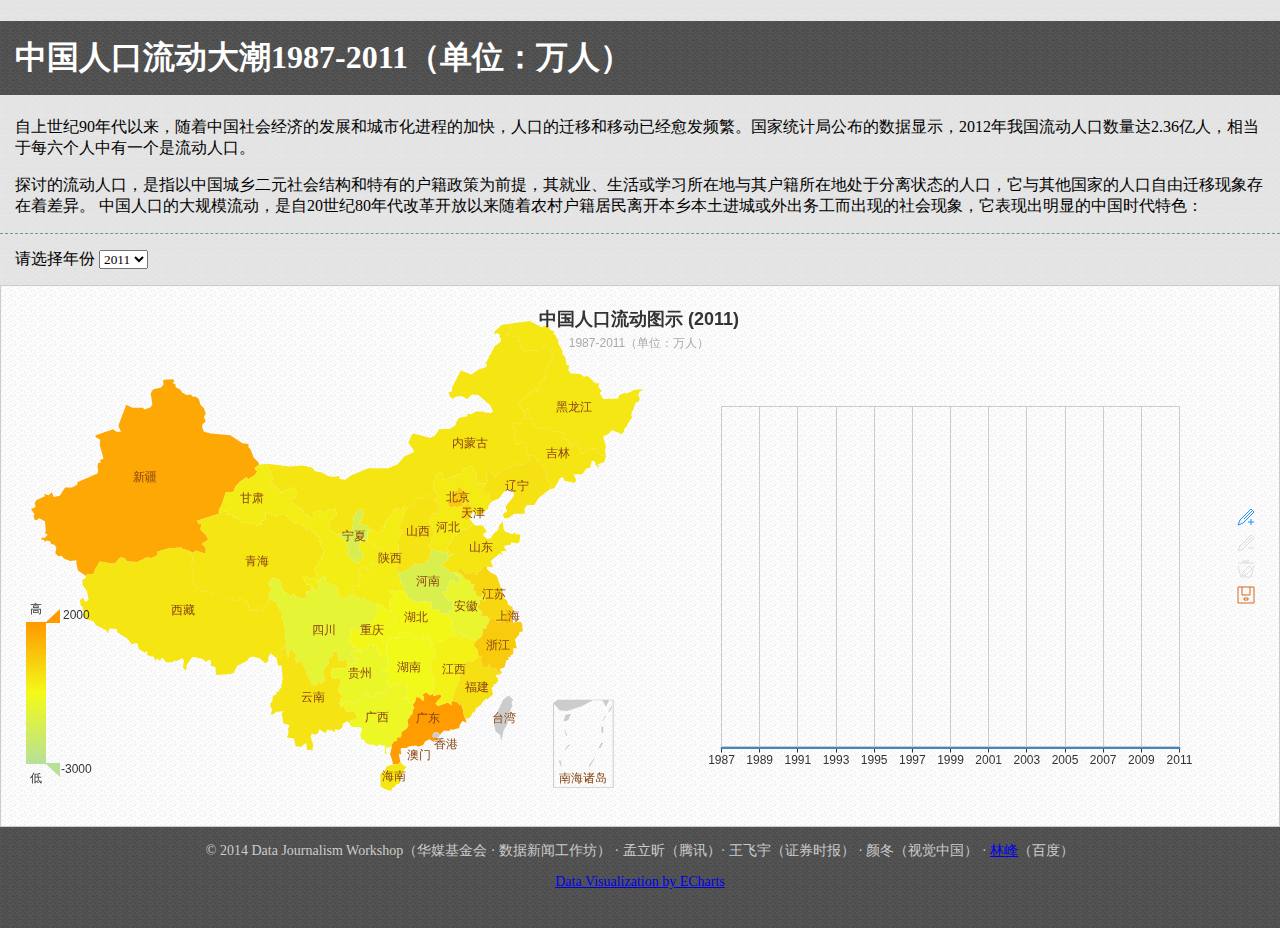
<file: app/static/echarts-2.27/doc/example/topic/24-population-china/index.html>
<!DOCTYPE html>
<html lang="en">
<head>
<meta http-equiv="Content-Type" content="text/html; charset=UTF-8" />
<link rel="shortcut icon" href="../../../asset/ico/favicon.png">
<title>中国人口流动大潮</title>
<style type="text/css">
* {
    font-family: "Microsoft YaHei" !important;
}
h1 {
    font-family: "Microsoft YaHei";
    font-weight: bold;
    color: #FFF;
    background-color: #000;
    border: 5px none #000;
    background-image: url(../../../asset/img/tweed.png);
    background-repeat: repeat;
    padding-right: 15px;
    padding-bottom: 15px;
    padding-left: 15px;
    padding-top: 15px;
}

p {
    padding: 0 15px;
}
    
.select_box {
    border-top-width: 1px;
    border-top-style: dashed;
    border-top-color: #699;
    padding-top: 15px;
    padding-bottom: 15px;
    padding-right: 15px;
    padding-left: 15px;
}
body {
    background-image: url(../../../asset/img/ticks.png);
    background-repeat: repeat;
    margin-left: 0px;
    margin-top: 0px;
    margin-right: 0px;
    margin-bottom: 0px;
}

#main{
    background-image: url(../../../asset/img/groovepaper.png);
    background-repeat: repeat;    
    }

.footer {
    height: 100px;
    background-image: url(../../../asset/img/tweed.png);
    background-repeat: repeat;
    font-family: "Microsoft YaHei";
    font-size: 14px;
    color: #CCC;
    text-align: center;
    padding-top: 1px;
}
.footer a:hover {
    color:#62C462
}
</style>
</head>

<body>
<h1>中国人口流动大潮1987-2011（单位：万人）</h1>
<p>自上世纪90年代以来，随着中国社会经济的发展和城市化进程的加快，人口的迁移和移动已经愈发频繁。国家统计局公布的数据显示，2012年我国流动人口数量达2.36亿人，相当于每六个人中有一个是流动人口。</p>
<p>探讨的流动人口，是指以中国城乡二元社会结构和特有的户籍政策为前提，其就业、生活或学习所在地与其户籍所在地处于分离状态的人口，它与其他国家的人口自由迁移现象存在着差异。
中国人口的大规模流动，是自20世纪80年代改革开放以来随着农村户籍居民离开本乡本土进城或外出务工而出现的社会现象，它表现出明显的中国时代特色：</p>
<div class="select_box"><form id="form1" name="form1" method="post" action="">
  <label for="year">请选择年份</label>
  <select name="year" id="year">
    <option>1987</option>
    <option>1988</option>
    <option>1989</option>
    <option>1990</option>
    <option>1991</option>
    <option>1992</option>
    <option>1993</option>
    <option>1994</option>
    <option>1995</option>
    <option>1996</option>
    <option>1997</option>
    <option>1998</option>
    <option>1999</option>
    <option>2000</option>
    <option>2001</option>
    <option>2002</option>
    <option>2003</option>
    <option>2004</option>
    <option>2005</option>
    <option>2006</option>
    <option>2007</option>
    <option>2008</option>
    <option>2009</option>
    <option>2010</option>
    <option selected="selected">2011</option>
  </select>
</form></div>

<div id="main" style="height:500px;border:1px solid #ccc;padding:20px;"></div>
    <script src="../../www/js/echarts.js"></script>
    <script src="js/data-people.js"></script>
    <script type="text/javascript">
    require.config({
        paths:{ 
            echarts: '../../www/js'
        }
    });
    var myChart;
    var colorList;
    require(
        [
            'echarts',
            'echarts/chart/bar',
            'echarts/chart/line',
            'echarts/chart/map'
        ],
        function (ec) {
            colorList = require('zrender/tool/color').getGradientColors(
                ['red','yellow','lightskyblue'], 10
            );
            //console.log(colorList)
            myChart = ec.init(document.getElementById('main'));
            //myChart.setOption(option);
            yearSelector.onchange();
            window.onresize = myChart.resize;
            var ecConfig = require('echarts/config');
            myChart.on(ecConfig.EVENT.MAP_SELECTED, mapSelected);
        }
    );
    
    var selected;
    function mapSelected(param){
        selected = param.selected;
        var mapSeries = option.series[0];
        var data = [];
        var legendData = [];
        var legendData = [];
        var name;
        option.series = option.series.slice(0,1);
        for (var p = 0, len = mapSeries.data.length; p < len; p++) {
            name = mapSeries.data[p].name;
            mapSeries.data[p].selected = selected[name];
            if (selected[name]) {
                //option.yAxis[0].name = name + ' 人口流动情况';
                var tarIdx;
                for (var i = 0, l = pList.length; i < l; i++) {
                    if (pList[i] == name) {
                        tarIdx = i;
                        break;
                    }
                }
                for (var i = 1987; i <= 2011; i++) {
                    data.push(dataPeople[i][tarIdx]);
                }
                option.series.push({
                    name : name,
                    type:'line',
                    tooltip: {
                        trigger: 'axis'
                    },
                    data: data
                });
                legendData.push(name);
                data = [];
            }
        }
        //option.series[1].data = data;
        option.legend.data = legendData;
        myChart.setOption(option, true);
    }
    
    var yearSelector = document.getElementById('year');
    yearSelector.onchange = function (e){
        var curYear = yearSelector.selectedOptions[0].innerHTML;
        option.title.text = '中国人口流动图示 (' + curYear + ')';
        var max = dataPeople[curYear + 'max'];
        var min = dataPeople[curYear + 'min'];
        var gap = (max - min) / 5;
        /*
        var legendData = [
            Math.round(min + 4 * gap) + '以上',
            Math.round(min + 3 * gap) + ' ~' + Math.round(min + 4 * gap),
            Math.round(min + 2 * gap) + ' ~' + Math.round(min + 3 * gap),
            Math.round(min + gap) + ' ~' + Math.round(min + 2 * gap),
            Math.round(min + gap) + '以下',
        ];
        option.legend.data = legendData;
        */
        option.dataRange.max = max;
        option.dataRange.min = min;
        if (min >= 0) {
            //双正
            option.dataRange.color = [colorList[0], colorList[10]];
            /*
            option.color = require('zrender/tool/color').getStepColors(
                colorList[0], colorList[10], 5
            )
            */
            //option.color = [colorList[0], colorList[2], colorList[4], colorList[7], colorList[10]];
        }
        else if (max >= 0 && min <= 0) {
            //正负
            var first = Math.round(10 - max / (max - min) * 10);
            var end = Math.round(min / (min - max) * 10 + 10);
            option.dataRange.color = [
                colorList[first], 
                colorList[Math.round((end - first) / 2 + first)],
                colorList[end]
            ];
            //console.log(first,end);
            /*
            option.color = [
                colorList[first], colorList[first + 2], 
                option.dataRange.color[1], 
                colorList[end - 2], colorList[end]
            ];
            */
        }
        else {
            //双负
            option.dataRange.color = [colorList[11], colorList[20]];
            /*
            option.color = require('zrender/tool/color').getStepColors(
                colorList[11], colorList[20], 5
            )
            */
            //option.color = [colorList[11], colorList[13], colorList[15], colorList[17], colorList[20]];
        }
        //console.log(option.color,option.dataRange.color)
        
        option.series[0].data = dataPeople[curYear];
        /*
        for (var i = 0; i <= 4; i++) {
            option.series[i + 1].name = legendData[i];
        }
        */
        if (selected) {
            mapSelected({selected:selected});
        }
        else{
            myChart.setOption(option, true);
        }
    }
    </script>
<div class="footer">
    <p>&copy; 2014 Data Journalism Workshop（华媒基金会 &middot; 数据新闻工作坊） &middot; 孟立昕（腾讯）&middot; 王飞宇（证券时报） &middot; 颜冬（视觉中国） &middot; <a href="http://weibo.com/kenerlinfeng" target="_blank">林峰</a>（百度）</p> 
    <p><a href="http://echarts.baidu.com" target="_blank">Data Visualization by ECharts</a></p>
</div>
</body>
</html>
</file>
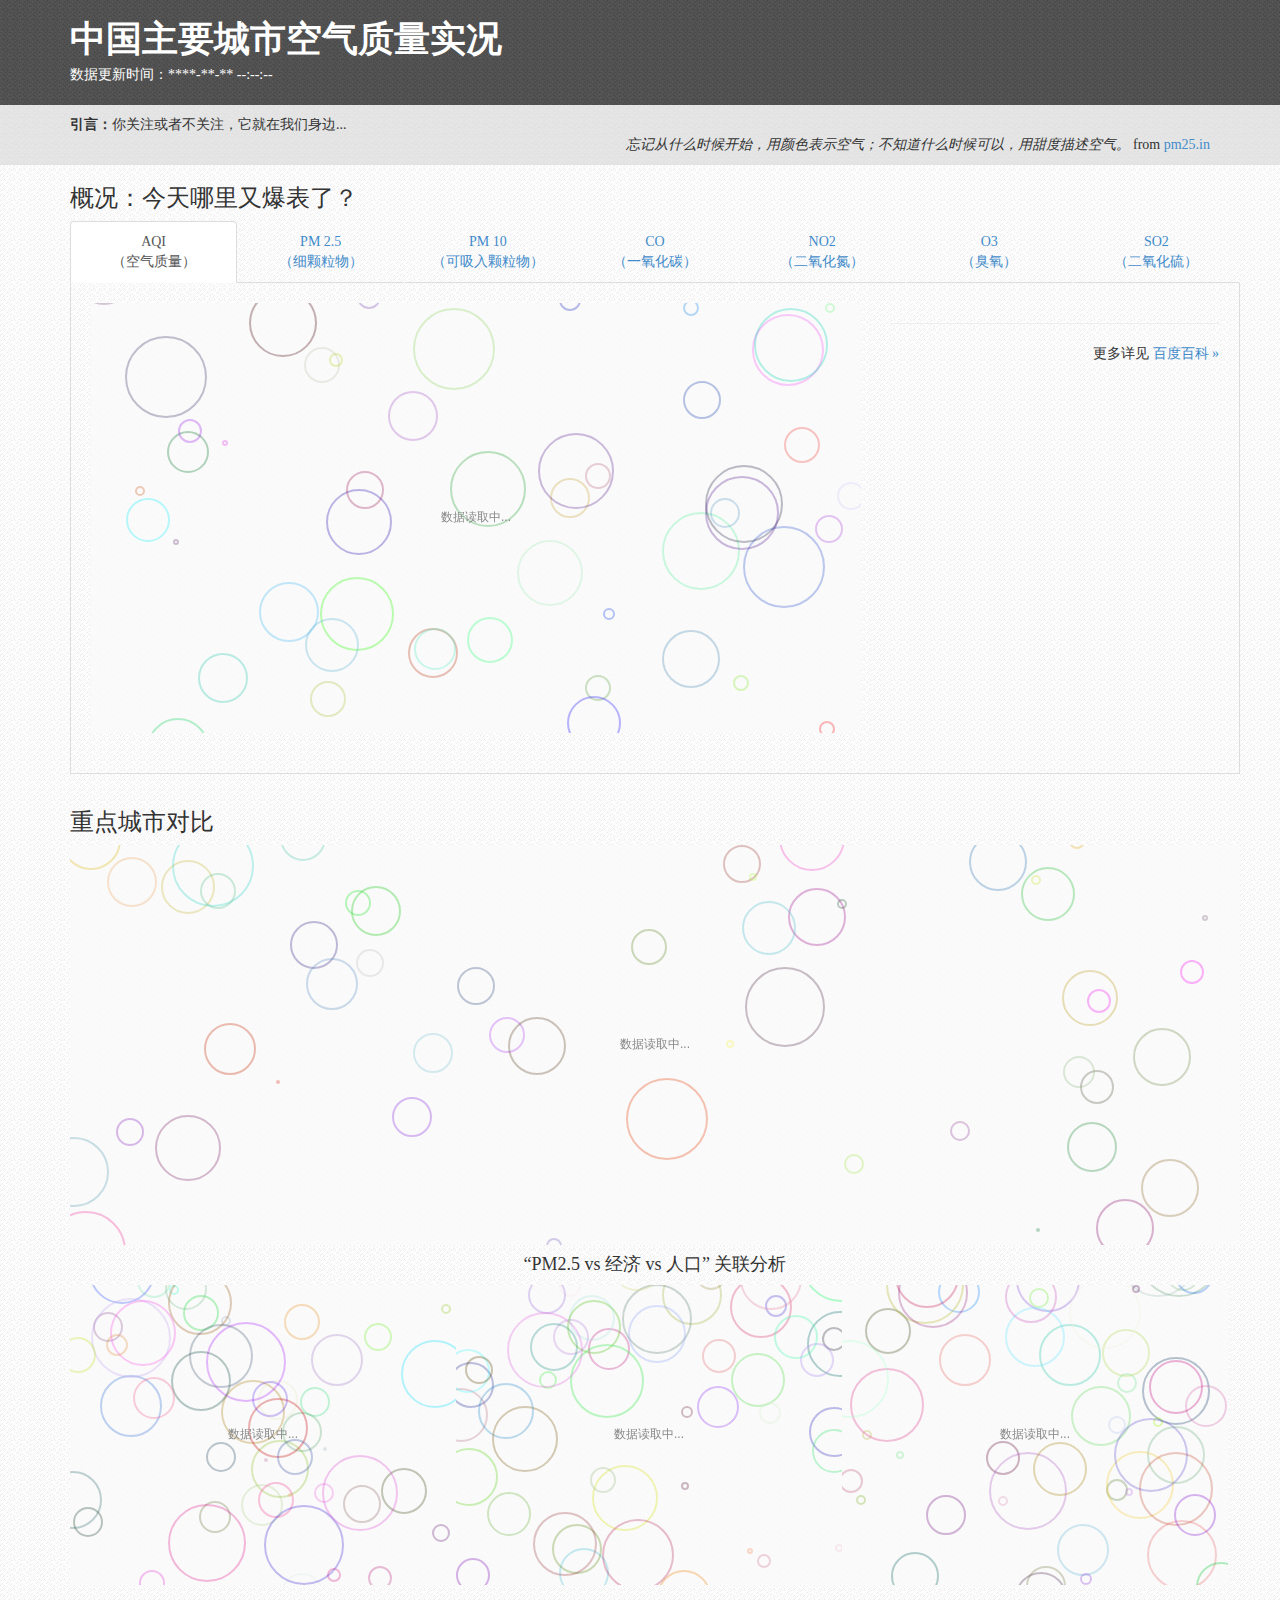
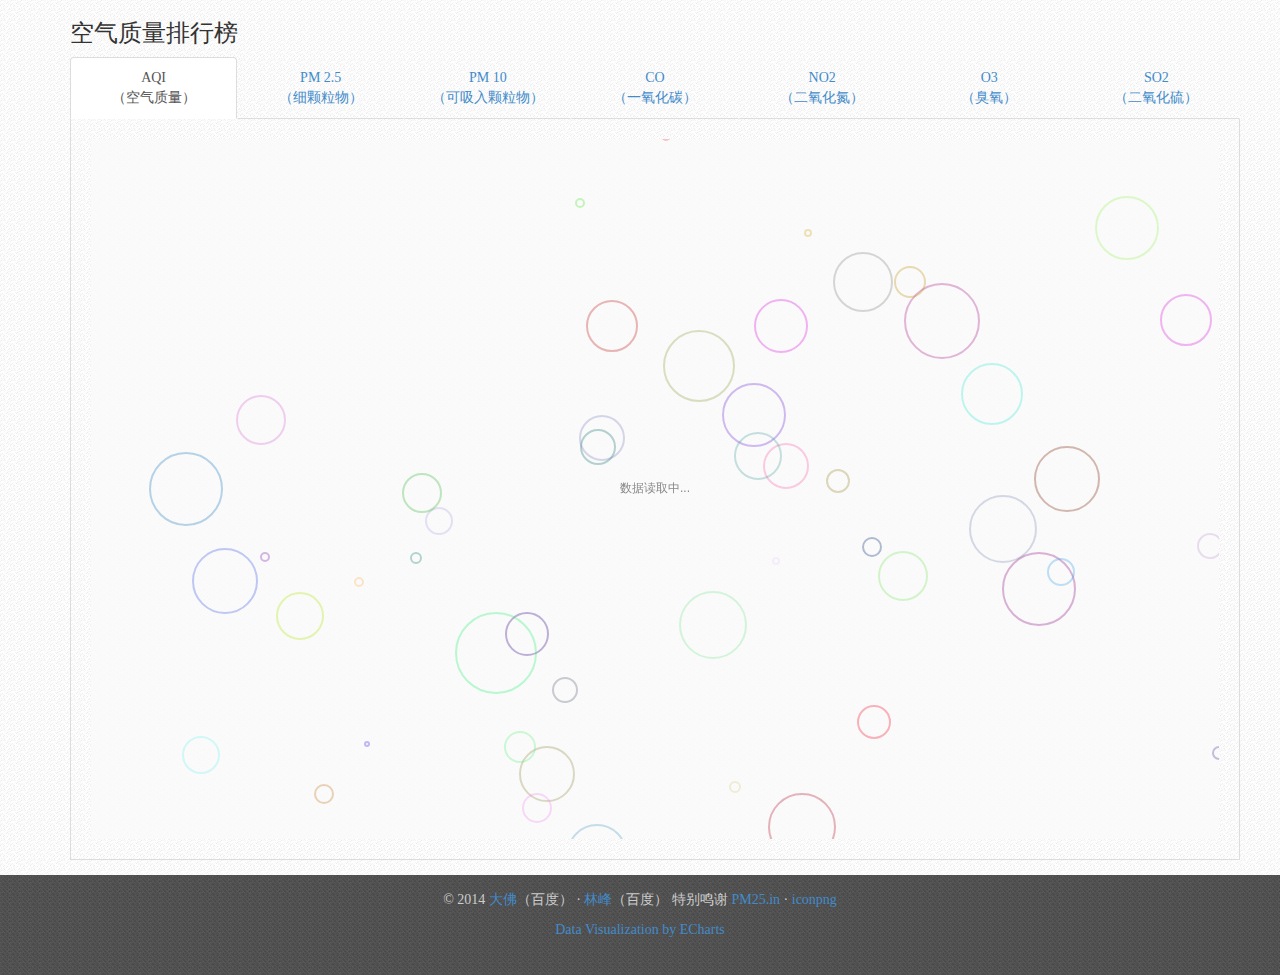
<file: app/static/echarts-2.27/doc/example/topic/aqi-china/index.html>
﻿<!DOCTYPE html>
<html lang="en">
<head>
    <meta charset="utf-8">
    <title>中国城市空气质量实况</title>
    <meta name="viewport" content="width=device-width, initial-scale=1.0">
    <meta name="description" content="China">
    <meta name="author" content="kener.linfeng@gmail.com">

    <link href="../../../asset/css/bootstrap.css" rel="stylesheet">
    <link href="../../../asset/css/bootstrap-responsive.css" rel="stylesheet">
    <link rel="shortcut icon" href="../../../asset/ico/favicon.png">
    <style type="text/css">
        * {
            font-family: "Microsoft YaHei" !important;
        }
        body{
            background-image: url(../../../asset/img/groovepaper.png);
            background-repeat: repeat;    
        }
        header {
            background-image: url(../../../asset/img/tweed.png);
            background-repeat: repeat;
        }
        h1 {
            color: #FFF;
            font-weight : bolder;
            margin:20px 0 5px 0;
        }
        header p {
            color: #FFF;
            margin-bottom: 20px;
        }
        section {
            background-image: url(../../../asset/img/ticks.png);
            background-repeat: repeat;
            padding: 10px;
        }
        footer {
            height: 100px;
            background-image: url(../../../asset/img/tweed.png);
            background-repeat: repeat;
            font-size: 14px;
            color: #CCC;
            text-align: center;
            padding-top: 15px;
            margin-top:15px;
        }
        .nav.nav-tabs.nav-justified {
            margin-bottom:0;
        }
        .ctrl-wrap {
            padding:20px 20px 0 20px;
            text-align: center;
            border-left: 1px solid #dddddd;
            border-right: 1px solid #dddddd;
        }
        .ctrl-content .btn{
            width: 7%;
        }
        .tab-content {
            padding:20px;
            border: 1px solid #dddddd;
            border-top: 0px;
        }
        .g2wrap {
            height:300px;
            width:33%;
            float:left;
        }
        input[type="radio"] {
            margin: -5px 5px 0;
        }
        label {
            display: inline-block;
            margin-bottom: 5px;
            font-weight: bold;
        }
        footer a:hover {
            color:#62C462
        }
    </style>
</head>

<body>
    <!-- HEADER -->
    <header>
        <div class="container">
            <h1>中国主要城市空气质量实况</h1>
            <p>数据更新时间：<span id="time">****-**-** --:--:--</span></p>
        </div>
    </header>
    <section>
        <div class="container">
            <strong>引言：</strong>你关注或者不关注，它就在我们身边...
            <div style="text-align: right"><i>忘记从什么时候开始，用颜色表示空气；不知道什么时候可以，用甜度描述空气。</i> from <a href="http://www.pm25.in/" target="_blank">pm25.in</a></div>
        </div>
    </section>
    <div class="container">
        <!-- CONTAINER -->
        <div class="row">
            <div id="overview" class="span12">
                <h3>概况：今天哪里又爆表了？</h3>
                <!-- Nav tabs -->
                <ul class="nav nav-tabs nav-justified">
                    <li class="active">
                        <a id = "o-aqi" href="#main0" data-toggle="tab">AQI<br/>（空气质量）</a></li>
                    <li><a id = "o-pm25" href="#main0" data-toggle="tab">PM 2.5<br/>（细颗粒物）</a></li>
                    <li><a id = "o-pm10" href="#main0" data-toggle="tab">PM 10<br/>（可吸入颗粒物）</a></li>
                    <li><a id = "o-co" href="#main0" data-toggle="tab">CO<br/>（一氧化碳）</a></li>
                    <li><a id = "o-no2" href="#main0" data-toggle="tab">NO2<br/>（二氧化氮）</a></li>
                    <li><a id = "o-o3" href="#main0" data-toggle="tab">O3<br/>（臭氧）</a></li>
                    <li><a id = "o-so2" href="#main0" data-toggle="tab">SO2<br/>（二氧化硫）</a></li>
                </ul>
                <div class="tab-content" id="main0">
                    <div class="span8" style="margin:0 30px 0 0">
                        <div id="g0" style="height:430px"></div>
                    </div>
                    <div style="min-height:430px;">
                        <h4 id="overview-head"></h4><hr>
                        <p id="overview-content"></p>
                        <p style="text-align: right">更多详见 <a id="overview-link" target="_blank">百度百科 »</a></p>
                    </div>
                </div>
            </div>
            <div class="span12" style="margin-top:15px;">
                <h3>重点城市对比</h3>
                <div id="g1" style="height:400px"></div>
                <h4 style="text-align: center">“PM2.5 vs 经济 vs 人口” 关联分析</h4>
                <div id="g20" class="g2wrap"></div>
                <div id="g21" class="g2wrap"></div>
                <div id="g22" class="g2wrap"></div>
            </div>
            <div class="span12" style="margin-top:15px;">
                <h3>空气质量排行榜</h3>
                <!-- Nav tabs -->
                <ul class="nav nav-tabs nav-justified">
                    <li class="active">
                        <a id = "r-aqi" href="#main3" data-toggle="tab">AQI<br/>（空气质量）</a></li>
                    <li><a id = "r-pm25" href="#main3" data-toggle="tab">PM 2.5<br/>（细颗粒物）</a></li>
                    <li><a id = "r-pm10" href="#main3" data-toggle="tab">PM 10<br/>（可吸入颗粒物）</a></li>
                    <li><a id = "r-co" href="#main3" data-toggle="tab">CO<br/>（一氧化碳）</a></li>
                    <li><a id = "r-no2" href="#main3" data-toggle="tab">NO2<br/>（二氧化氮）</a></li>
                    <li><a id = "r-o3" href="#main3" data-toggle="tab">O3<br/>（臭氧）</a></li>
                    <li><a id = "r-so2" href="#main3" data-toggle="tab">SO2<br/>（二氧化硫）</a></li>
                </ul>
                <div class="tab-content" id="main3">
                    <div id="g3" style="height:700px"></div>
                </div>
            </div><!--/span-->
        </div><!--/row-->
    </div>
    <!-- FOOTER -->
    <footer>
      <p>&copy; 2014 <a href="http://weibo.com/wfsr" target="_blank">大佛</a>（百度）  &middot; <a href="http://weibo.com/kenerlinfeng" target="_blank">林峰</a>（百度） 特别鸣谢 <a href="http://www.pm25.in/" target="_blank">PM25.in</a> &middot; <a href="http://www.iconpng.com/" target="_blank">iconpng</a></p>
      <p><a href="http://echarts.baidu.com" target="_blank">Data Visualization by ECharts</a></p>
    </footer>

    <script src="../../../asset/js/jquery.js"></script>
    <script src="../../../asset/js/bootstrap-transition.js"></script>
    <script src="../../../asset/js/bootstrap-alert.js"></script>
    <script src="../../../asset/js/bootstrap-modal.js"></script>
    <script src="../../../asset/js/bootstrap-dropdown.js"></script>
    <script src="../../../asset/js/bootstrap-scrollspy.js"></script>
    <script src="../../../asset/js/bootstrap-tab.js"></script>
    <script src="../../../asset/js/bootstrap-tooltip.js"></script>
    <script src="../../../asset/js/bootstrap-popover.js"></script>
    <script src="../../../asset/js/bootstrap-button.js"></script>
    <script src="../../../asset/js/bootstrap-collapse.js"></script>
    <script src="../../../asset/js/bootstrap-carousel.js"></script>
    <script src="../../../asset/js/bootstrap-typeahead.js"></script>
    <!-- core -->
    <script src="../../www/js/echarts.js"></script>
    <script src="./js/option0.js"></script>
    <script src="./js/option1.js"></script>
    <script src="./js/option2.js"></script>
    <script src="./js/option3.js"></script>
    <script src="./js/china_city_geo.js"></script>
    <script src="./js/data.js"></script>
    <script src="./js/main.js"></script>
</body>
</html>
</file>
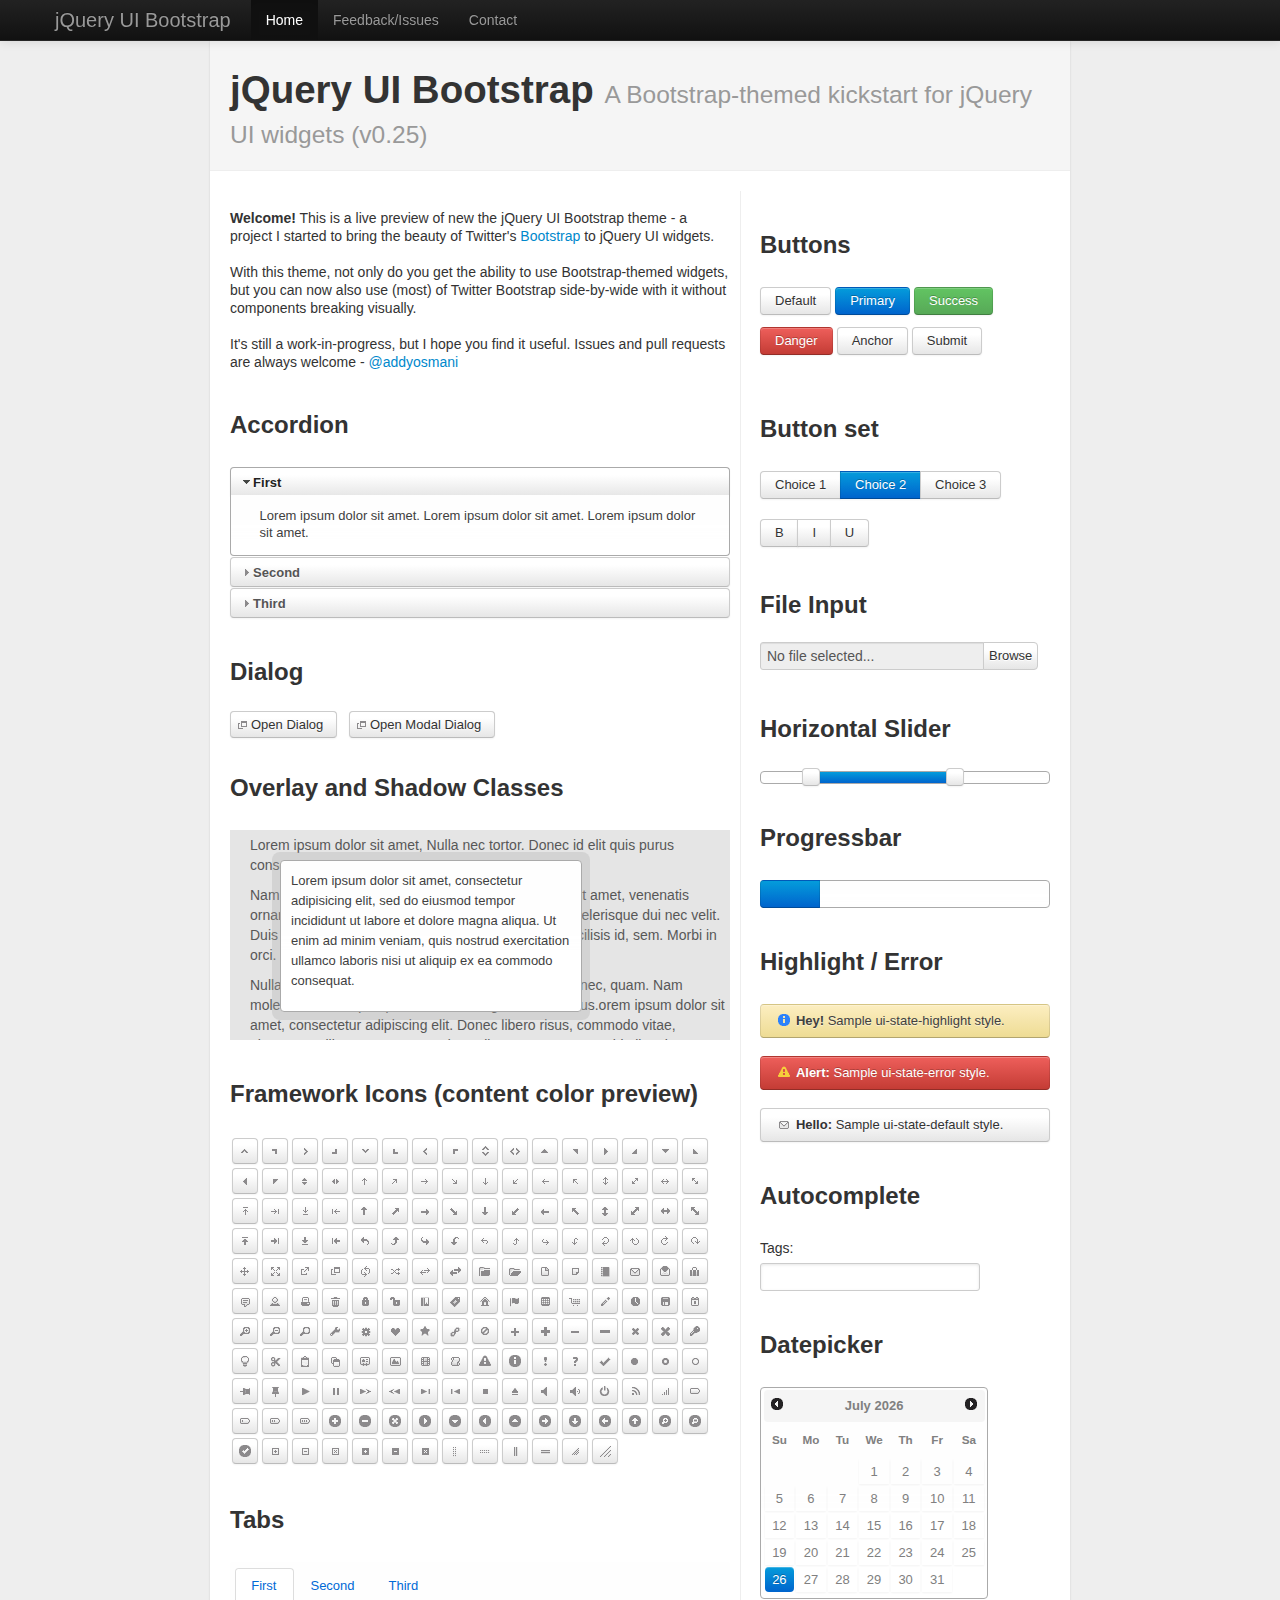
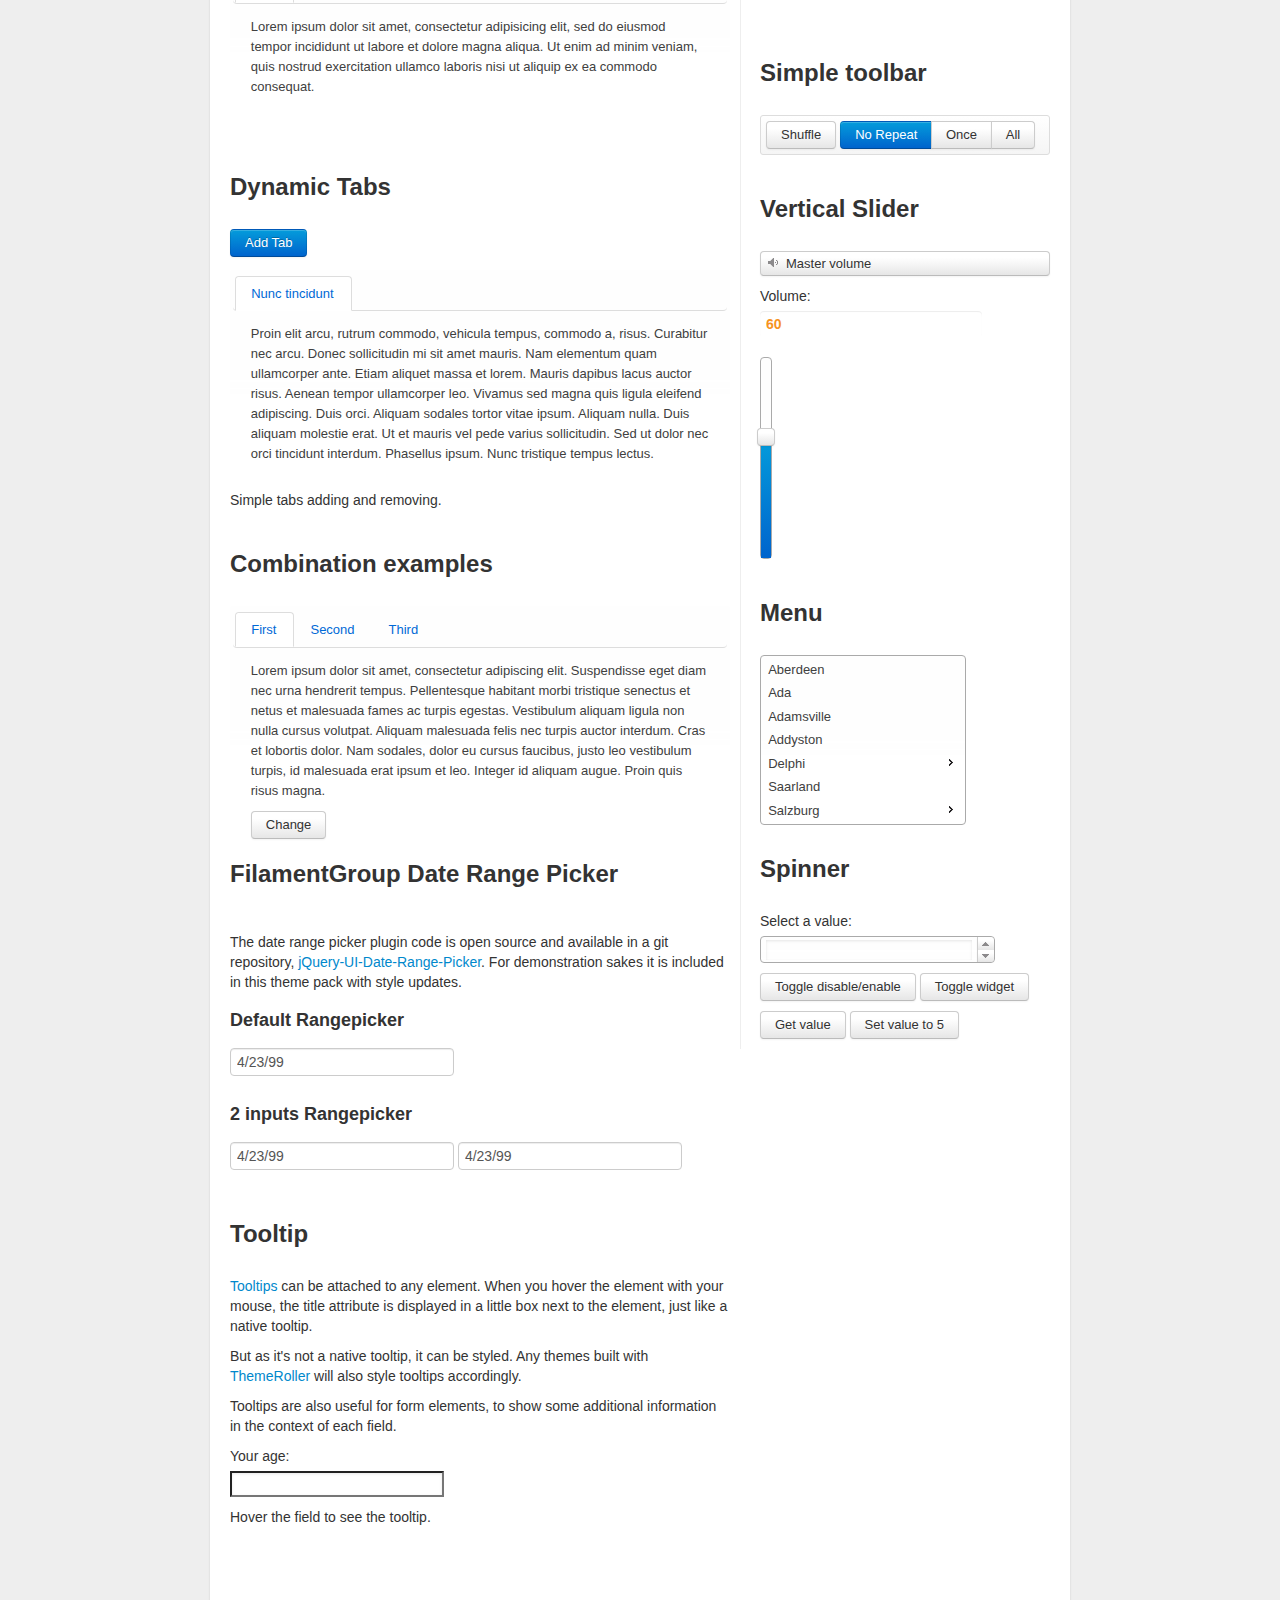
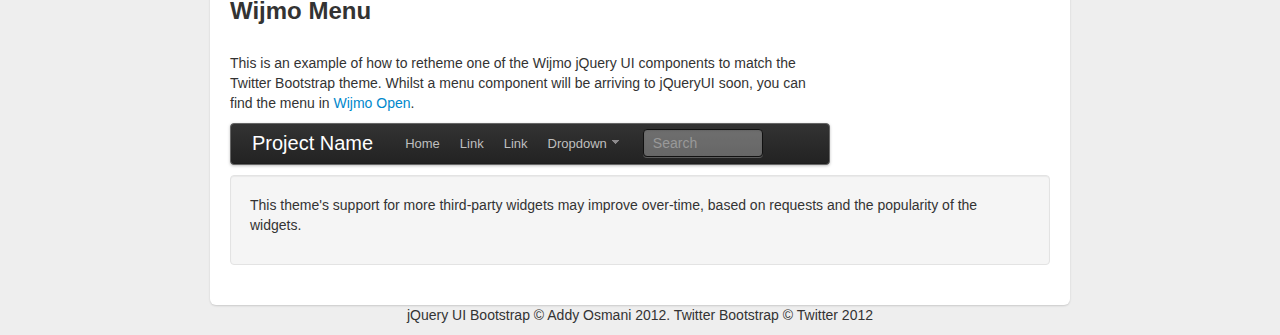
<file: app/static/jquery-ui-bootstrap/old_index.html>
<!DOCTYPE html>
<html lang="en">
  <head>
    <meta charset="utf-8">
    <title>jQuery UI Bootstrap</title>
    <meta name="description" content="A preview of the jQuery UI Bootstrap theme">
    <meta name="author" content="Addy Osmani">

    <!-- Le HTML5 shim, for IE6-8 support of HTML elements -->
    <!--[if lt IE 9]>
      <script src="http://html5shim.googlecode.com/svn/trunk/html5.js"></script>
    <![endif]-->

    <!-- Styles --> 
    <link type="text/css" href="css/custom-theme/jquery-ui-1.9.2.custom.css" rel="stylesheet" />
    
    <link type="text/css" href="assets/css/bootstrap.min.css" rel="stylesheet">
    <link type="text/css" href="css/demo.css" rel="stylesheet">

  </head>

  <body>

  <!--[if lt IE 9]>
  <link rel="stylesheet" type="text/css" href="css/custom-theme/jquery.ui.1.9.2.ie.css"/>
  <![endif]-->

    <div class="navbar navbar-inverse navbar-fixed-top">
      <div class="navbar-inner">
        <div class="container">
          <a class="brand" href="http://github.com/addyosmani/jquery-ui-bootstrap">jQuery UI Bootstrap</a>
          <div class="nav-collapse collapse">
              <ul class="nav">
                <li class="active"><a href="#">Home</a></li>
                <li><a href="http://github.com/addyosmani/jquery-ui-bootstrap/issues">Feedback/Issues</a></li>
                <li><a href="http://twitter.com/addyosmani">Contact</a></li>
              </ul>
              <form action="" class="pull-right">
              </form>
          </div>
        </div>
      </div>
    </div>


    <div class="container">

      <div class="content">
        <div class="page-header">
          <h1>jQuery UI Bootstrap <small>A Bootstrap-themed kickstart for jQuery UI widgets (v0.25)</small></h1>
        </div>
        <div class="row">

          <!--left col-->
          <div class="span10">


          <!--welcome-->
          <div class="alert-message block-message warning">      
            <p>
              <p><strong>Welcome!</strong> This is a live preview of new the jQuery UI Bootstrap theme -  a project I started to bring the beauty of Twitter's <a href="http://twitter.github.com/bootstrap/">Bootstrap</a> to jQuery UI widgets.
              </p>
              <p>
              With this theme, not only do you get the ability to use Bootstrap-themed widgets, but you can now also use (most) of Twitter Bootstrap side-by-wide with it without components breaking visually. </p>
              <p>
              It's still a work-in-progress, but I hope you find it useful. Issues and pull requests are always welcome - <a href="http://twitter.com/addyosmani">@addyosmani</a>
              </p>
            </p>
          </div>
          <!--end welcome-->


        <!-- Accordion -->
            <h2 class="demoHeaders">Accordion</h2>
            <div id="accordion">
              <div>
                <h3><a href="#">First</a></h3>
                <div>Lorem ipsum dolor sit amet. Lorem ipsum dolor sit amet. Lorem ipsum dolor sit amet.</div>
              </div>
              <div>
                <h3><a href="#">Second</a></h3>
                <div>Phasellus mattis tincidunt nibh.</div>
              </div>
              <div>
                <h3><a href="#">Third</a></h3>
                <div>Nam dui erat, auctor a, dignissim quis.</div>
              </div>
            </div>
            <!--end accordion-->

           <!-- Dialog NOTE: Dialog is not generated by UI in this demo so it can be visually styled in themeroller-->
            <h2 class="demoHeaders">Dialog</h2>
            <p><a href="#" id="dialog_link" class="ui-state-default ui-corner-all"><span class="ui-icon ui-icon-newwin"></span>Open Dialog</a>
            &nbsp;
            <a href="#" id="modal_link" class="ui-state-default ui-corner-all"><span class="ui-icon ui-icon-newwin"></span>Open Modal Dialog</a>
            </p>


            <h2 class="demoHeaders">Overlay and Shadow Classes</h2>
            <div style="position: relative; width: 96%; height: 200px; padding:1% 4%; overflow:hidden;" class="fakewindowcontain">
              <p>Lorem ipsum dolor sit amet,  Nulla nec tortor. Donec id elit quis purus consectetur consequat. </p><p>Nam congue semper tellus. Sed erat dolor, dapibus sit amet, venenatis ornare, ultrices ut, nisi. Aliquam ante. Suspendisse scelerisque dui nec velit. Duis augue augue, gravida euismod, vulputate ac, facilisis id, sem. Morbi in orci. </p><p>Nulla purus lacus, pulvinar vel, malesuada ac, mattis nec, quam. Nam molestie scelerisque quam. Nullam feugiat cursus lacus.orem ipsum dolor sit amet, consectetur adipiscing elit. Donec libero risus, commodo vitae, pharetra mollis, posuere eu, pede. Nulla nec tortor. Donec id elit quis purus consectetur consequat. </p><p>Nam congue semper tellus. Sed erat dolor, dapibus sit amet, venenatis ornare, ultrices ut, nisi. Aliquam ante. Suspendisse scelerisque dui nec velit. Duis augue augue, gravida euismod, vulputate ac, facilisis id, sem. Morbi in orci. Nulla purus lacus, pulvinar vel, malesuada ac, mattis nec, quam. Nam molestie scelerisque quam. </p><p>Nullam feugiat cursus lacus.orem ipsum dolor sit amet, consectetur adipiscing elit. Donec libero risus, commodo vitae, pharetra mollis, posuere eu, pede. Nulla nec tortor. Donec id elit quis purus consectetur consequat. Nam congue semper tellus. Sed erat dolor, dapibus sit amet, venenatis ornare, ultrices ut, nisi. Aliquam ante. </p><p>Suspendisse scelerisque dui nec velit. Duis augue augue, gravida euismod, vulputate ac, facilisis id, sem. Morbi in orci. Nulla purus lacus, pulvinar vel, malesuada ac, mattis nec, quam. Nam molestie scelerisque quam. Nullam feugiat cursus lacus.orem ipsum dolor sit amet, consectetur adipiscing elit. Donec libero risus, commodo vitae, pharetra mollis, posuere eu, pede. Nulla nec tortor. Donec id elit quis purus consectetur consequat. Nam congue semper tellus. Sed erat dolor, dapibus sit amet, venenatis ornare, ultrices ut, nisi. </p>

              <!-- ui-dialog -->
              <div class="ui-overlay"><div class="ui-widget-overlay"></div><div class="ui-widget-shadow ui-corner-all" style="width: 302px; height: 152px; position: absolute; left: 50px; top: 30px;"></div></div>
              <div style="position: absolute; width: 280px; height: 130px;left: 50px; top: 30px; padding: 10px;" class="ui-widget ui-widget-content ui-corner-all">
                <div class="ui-dialog-content ui-widget-content" style="background: none; border: 0;">
                  <p>Lorem ipsum dolor sit amet, consectetur adipisicing elit, sed do eiusmod tempor incididunt ut labore et dolore magna aliqua. Ut enim ad minim veniam, quis nostrud exercitation ullamco laboris nisi ut aliquip ex ea commodo consequat.</p>
                </div>
              </div>

            </div>


            <!-- ui-dialog -->
            <div id="dialog" title="Dialog Title">
              <p>Lorem ipsum dolor sit amet, consectetur adipisicing elit, sed do eiusmod tempor incididunt ut labore et dolore magna aliqua. Ut enim ad minim veniam, quis nostrud exercitation ullamco laboris nisi ut aliquip ex ea commodo consequat.</p>
            </div>



            <h2 class="demoHeaders">Framework Icons (content color preview)</h2>
            <ul id="icons" class="ui-widget ui-helper-clearfix">

            <li class="ui-state-default ui-corner-all" title=".ui-icon-carat-1-n"><span class="ui-icon ui-icon-carat-1-n"></span></li>
            <li class="ui-state-default ui-corner-all" title=".ui-icon-carat-1-ne"><span class="ui-icon ui-icon-carat-1-ne"></span></li>
            <li class="ui-state-default ui-corner-all" title=".ui-icon-carat-1-e"><span class="ui-icon ui-icon-carat-1-e"></span></li>

            <li class="ui-state-default ui-corner-all" title=".ui-icon-carat-1-se"><span class="ui-icon ui-icon-carat-1-se"></span></li>
            <li class="ui-state-default ui-corner-all" title=".ui-icon-carat-1-s"><span class="ui-icon ui-icon-carat-1-s"></span></li>
            <li class="ui-state-default ui-corner-all" title=".ui-icon-carat-1-sw"><span class="ui-icon ui-icon-carat-1-sw"></span></li>
            <li class="ui-state-default ui-corner-all" title=".ui-icon-carat-1-w"><span class="ui-icon ui-icon-carat-1-w"></span></li>
            <li class="ui-state-default ui-corner-all" title=".ui-icon-carat-1-nw"><span class="ui-icon ui-icon-carat-1-nw"></span></li>
            <li class="ui-state-default ui-corner-all" title=".ui-icon-carat-2-n-s"><span class="ui-icon ui-icon-carat-2-n-s"></span></li>
            <li class="ui-state-default ui-corner-all" title=".ui-icon-carat-2-e-w"><span class="ui-icon ui-icon-carat-2-e-w"></span></li>
            <li class="ui-state-default ui-corner-all" title=".ui-icon-triangle-1-n"><span class="ui-icon ui-icon-triangle-1-n"></span></li>
            <li class="ui-state-default ui-corner-all" title=".ui-icon-triangle-1-ne"><span class="ui-icon ui-icon-triangle-1-ne"></span></li>

            <li class="ui-state-default ui-corner-all" title=".ui-icon-triangle-1-e"><span class="ui-icon ui-icon-triangle-1-e"></span></li>
            <li class="ui-state-default ui-corner-all" title=".ui-icon-triangle-1-se"><span class="ui-icon ui-icon-triangle-1-se"></span></li>
            <li class="ui-state-default ui-corner-all" title=".ui-icon-triangle-1-s"><span class="ui-icon ui-icon-triangle-1-s"></span></li>
            <li class="ui-state-default ui-corner-all" title=".ui-icon-triangle-1-sw"><span class="ui-icon ui-icon-triangle-1-sw"></span></li>
            <li class="ui-state-default ui-corner-all" title=".ui-icon-triangle-1-w"><span class="ui-icon ui-icon-triangle-1-w"></span></li>
            <li class="ui-state-default ui-corner-all" title=".ui-icon-triangle-1-nw"><span class="ui-icon ui-icon-triangle-1-nw"></span></li>
            <li class="ui-state-default ui-corner-all" title=".ui-icon-triangle-2-n-s"><span class="ui-icon ui-icon-triangle-2-n-s"></span></li>
            <li class="ui-state-default ui-corner-all" title=".ui-icon-triangle-2-e-w"><span class="ui-icon ui-icon-triangle-2-e-w"></span></li>
            <li class="ui-state-default ui-corner-all" title=".ui-icon-arrow-1-n"><span class="ui-icon ui-icon-arrow-1-n"></span></li>

            <li class="ui-state-default ui-corner-all" title=".ui-icon-arrow-1-ne"><span class="ui-icon ui-icon-arrow-1-ne"></span></li>
            <li class="ui-state-default ui-corner-all" title=".ui-icon-arrow-1-e"><span class="ui-icon ui-icon-arrow-1-e"></span></li>
            <li class="ui-state-default ui-corner-all" title=".ui-icon-arrow-1-se"><span class="ui-icon ui-icon-arrow-1-se"></span></li>
            <li class="ui-state-default ui-corner-all" title=".ui-icon-arrow-1-s"><span class="ui-icon ui-icon-arrow-1-s"></span></li>
            <li class="ui-state-default ui-corner-all" title=".ui-icon-arrow-1-sw"><span class="ui-icon ui-icon-arrow-1-sw"></span></li>
            <li class="ui-state-default ui-corner-all" title=".ui-icon-arrow-1-w"><span class="ui-icon ui-icon-arrow-1-w"></span></li>
            <li class="ui-state-default ui-corner-all" title=".ui-icon-arrow-1-nw"><span class="ui-icon ui-icon-arrow-1-nw"></span></li>
            <li class="ui-state-default ui-corner-all" title=".ui-icon-arrow-2-n-s"><span class="ui-icon ui-icon-arrow-2-n-s"></span></li>
            <li class="ui-state-default ui-corner-all" title=".ui-icon-arrow-2-ne-sw"><span class="ui-icon ui-icon-arrow-2-ne-sw"></span></li>

            <li class="ui-state-default ui-corner-all" title=".ui-icon-arrow-2-e-w"><span class="ui-icon ui-icon-arrow-2-e-w"></span></li>
            <li class="ui-state-default ui-corner-all" title=".ui-icon-arrow-2-se-nw"><span class="ui-icon ui-icon-arrow-2-se-nw"></span></li>
            <li class="ui-state-default ui-corner-all" title=".ui-icon-arrowstop-1-n"><span class="ui-icon ui-icon-arrowstop-1-n"></span></li>
            <li class="ui-state-default ui-corner-all" title=".ui-icon-arrowstop-1-e"><span class="ui-icon ui-icon-arrowstop-1-e"></span></li>
            <li class="ui-state-default ui-corner-all" title=".ui-icon-arrowstop-1-s"><span class="ui-icon ui-icon-arrowstop-1-s"></span></li>
            <li class="ui-state-default ui-corner-all" title=".ui-icon-arrowstop-1-w"><span class="ui-icon ui-icon-arrowstop-1-w"></span></li>
            <li class="ui-state-default ui-corner-all" title=".ui-icon-arrowthick-1-n"><span class="ui-icon ui-icon-arrowthick-1-n"></span></li>
            <li class="ui-state-default ui-corner-all" title=".ui-icon-arrowthick-1-ne"><span class="ui-icon ui-icon-arrowthick-1-ne"></span></li>
            <li class="ui-state-default ui-corner-all" title=".ui-icon-arrowthick-1-e"><span class="ui-icon ui-icon-arrowthick-1-e"></span></li>

            <li class="ui-state-default ui-corner-all" title=".ui-icon-arrowthick-1-se"><span class="ui-icon ui-icon-arrowthick-1-se"></span></li>
            <li class="ui-state-default ui-corner-all" title=".ui-icon-arrowthick-1-s"><span class="ui-icon ui-icon-arrowthick-1-s"></span></li>
            <li class="ui-state-default ui-corner-all" title=".ui-icon-arrowthick-1-sw"><span class="ui-icon ui-icon-arrowthick-1-sw"></span></li>
            <li class="ui-state-default ui-corner-all" title=".ui-icon-arrowthick-1-w"><span class="ui-icon ui-icon-arrowthick-1-w"></span></li>
            <li class="ui-state-default ui-corner-all" title=".ui-icon-arrowthick-1-nw"><span class="ui-icon ui-icon-arrowthick-1-nw"></span></li>
            <li class="ui-state-default ui-corner-all" title=".ui-icon-arrowthick-2-n-s"><span class="ui-icon ui-icon-arrowthick-2-n-s"></span></li>
            <li class="ui-state-default ui-corner-all" title=".ui-icon-arrowthick-2-ne-sw"><span class="ui-icon ui-icon-arrowthick-2-ne-sw"></span></li>
            <li class="ui-state-default ui-corner-all" title=".ui-icon-arrowthick-2-e-w"><span class="ui-icon ui-icon-arrowthick-2-e-w"></span></li>
            <li class="ui-state-default ui-corner-all" title=".ui-icon-arrowthick-2-se-nw"><span class="ui-icon ui-icon-arrowthick-2-se-nw"></span></li>

            <li class="ui-state-default ui-corner-all" title=".ui-icon-arrowthickstop-1-n"><span class="ui-icon ui-icon-arrowthickstop-1-n"></span></li>
            <li class="ui-state-default ui-corner-all" title=".ui-icon-arrowthickstop-1-e"><span class="ui-icon ui-icon-arrowthickstop-1-e"></span></li>
            <li class="ui-state-default ui-corner-all" title=".ui-icon-arrowthickstop-1-s"><span class="ui-icon ui-icon-arrowthickstop-1-s"></span></li>
            <li class="ui-state-default ui-corner-all" title=".ui-icon-arrowthickstop-1-w"><span class="ui-icon ui-icon-arrowthickstop-1-w"></span></li>
            <li class="ui-state-default ui-corner-all" title=".ui-icon-arrowreturnthick-1-w"><span class="ui-icon ui-icon-arrowreturnthick-1-w"></span></li>
            <li class="ui-state-default ui-corner-all" title=".ui-icon-arrowreturnthick-1-n"><span class="ui-icon ui-icon-arrowreturnthick-1-n"></span></li>
            <li class="ui-state-default ui-corner-all" title=".ui-icon-arrowreturnthick-1-e"><span class="ui-icon ui-icon-arrowreturnthick-1-e"></span></li>
            <li class="ui-state-default ui-corner-all" title=".ui-icon-arrowreturnthick-1-s"><span class="ui-icon ui-icon-arrowreturnthick-1-s"></span></li>
            <li class="ui-state-default ui-corner-all" title=".ui-icon-arrowreturn-1-w"><span class="ui-icon ui-icon-arrowreturn-1-w"></span></li>

            <li class="ui-state-default ui-corner-all" title=".ui-icon-arrowreturn-1-n"><span class="ui-icon ui-icon-arrowreturn-1-n"></span></li>
            <li class="ui-state-default ui-corner-all" title=".ui-icon-arrowreturn-1-e"><span class="ui-icon ui-icon-arrowreturn-1-e"></span></li>
            <li class="ui-state-default ui-corner-all" title=".ui-icon-arrowreturn-1-s"><span class="ui-icon ui-icon-arrowreturn-1-s"></span></li>
            <li class="ui-state-default ui-corner-all" title=".ui-icon-arrowrefresh-1-w"><span class="ui-icon ui-icon-arrowrefresh-1-w"></span></li>
            <li class="ui-state-default ui-corner-all" title=".ui-icon-arrowrefresh-1-n"><span class="ui-icon ui-icon-arrowrefresh-1-n"></span></li>
            <li class="ui-state-default ui-corner-all" title=".ui-icon-arrowrefresh-1-e"><span class="ui-icon ui-icon-arrowrefresh-1-e"></span></li>
            <li class="ui-state-default ui-corner-all" title=".ui-icon-arrowrefresh-1-s"><span class="ui-icon ui-icon-arrowrefresh-1-s"></span></li>
            <li class="ui-state-default ui-corner-all" title=".ui-icon-arrow-4"><span class="ui-icon ui-icon-arrow-4"></span></li>
            <li class="ui-state-default ui-corner-all" title=".ui-icon-arrow-4-diag"><span class="ui-icon ui-icon-arrow-4-diag"></span></li>

            <li class="ui-state-default ui-corner-all" title=".ui-icon-extlink"><span class="ui-icon ui-icon-extlink"></span></li>
            <li class="ui-state-default ui-corner-all" title=".ui-icon-newwin"><span class="ui-icon ui-icon-newwin"></span></li>
            <li class="ui-state-default ui-corner-all" title=".ui-icon-refresh"><span class="ui-icon ui-icon-refresh"></span></li>
            <li class="ui-state-default ui-corner-all" title=".ui-icon-shuffle"><span class="ui-icon ui-icon-shuffle"></span></li>
            <li class="ui-state-default ui-corner-all" title=".ui-icon-transfer-e-w"><span class="ui-icon ui-icon-transfer-e-w"></span></li>
            <li class="ui-state-default ui-corner-all" title=".ui-icon-transferthick-e-w"><span class="ui-icon ui-icon-transferthick-e-w"></span></li>
            <li class="ui-state-default ui-corner-all" title=".ui-icon-folder-collapsed"><span class="ui-icon ui-icon-folder-collapsed"></span></li>
            <li class="ui-state-default ui-corner-all" title=".ui-icon-folder-open"><span class="ui-icon ui-icon-folder-open"></span></li>
            <li class="ui-state-default ui-corner-all" title=".ui-icon-document"><span class="ui-icon ui-icon-document"></span></li>

            <li class="ui-state-default ui-corner-all" title=".ui-icon-document-b"><span class="ui-icon ui-icon-document-b"></span></li>
            <li class="ui-state-default ui-corner-all" title=".ui-icon-note"><span class="ui-icon ui-icon-note"></span></li>
            <li class="ui-state-default ui-corner-all" title=".ui-icon-mail-closed"><span class="ui-icon ui-icon-mail-closed"></span></li>
            <li class="ui-state-default ui-corner-all" title=".ui-icon-mail-open"><span class="ui-icon ui-icon-mail-open"></span></li>
            <li class="ui-state-default ui-corner-all" title=".ui-icon-suitcase"><span class="ui-icon ui-icon-suitcase"></span></li>
            <li class="ui-state-default ui-corner-all" title=".ui-icon-comment"><span class="ui-icon ui-icon-comment"></span></li>
            <li class="ui-state-default ui-corner-all" title=".ui-icon-person"><span class="ui-icon ui-icon-person"></span></li>
            <li class="ui-state-default ui-corner-all" title=".ui-icon-print"><span class="ui-icon ui-icon-print"></span></li>
            <li class="ui-state-default ui-corner-all" title=".ui-icon-trash"><span class="ui-icon ui-icon-trash"></span></li>

            <li class="ui-state-default ui-corner-all" title=".ui-icon-locked"><span class="ui-icon ui-icon-locked"></span></li>
            <li class="ui-state-default ui-corner-all" title=".ui-icon-unlocked"><span class="ui-icon ui-icon-unlocked"></span></li>
            <li class="ui-state-default ui-corner-all" title=".ui-icon-bookmark"><span class="ui-icon ui-icon-bookmark"></span></li>
            <li class="ui-state-default ui-corner-all" title=".ui-icon-tag"><span class="ui-icon ui-icon-tag"></span></li>
            <li class="ui-state-default ui-corner-all" title=".ui-icon-home"><span class="ui-icon ui-icon-home"></span></li>
            <li class="ui-state-default ui-corner-all" title=".ui-icon-flag"><span class="ui-icon ui-icon-flag"></span></li>
            <li class="ui-state-default ui-corner-all" title=".ui-icon-calculator"><span class="ui-icon ui-icon-calculator"></span></li>
            <li class="ui-state-default ui-corner-all" title=".ui-icon-cart"><span class="ui-icon ui-icon-cart"></span></li>
            <li class="ui-state-default ui-corner-all" title=".ui-icon-pencil"><span class="ui-icon ui-icon-pencil"></span></li>

            <li class="ui-state-default ui-corner-all" title=".ui-icon-clock"><span class="ui-icon ui-icon-clock"></span></li>
            <li class="ui-state-default ui-corner-all" title=".ui-icon-disk"><span class="ui-icon ui-icon-disk"></span></li>
            <li class="ui-state-default ui-corner-all" title=".ui-icon-calendar"><span class="ui-icon ui-icon-calendar"></span></li>
            <li class="ui-state-default ui-corner-all" title=".ui-icon-zoomin"><span class="ui-icon ui-icon-zoomin"></span></li>
            <li class="ui-state-default ui-corner-all" title=".ui-icon-zoomout"><span class="ui-icon ui-icon-zoomout"></span></li>
            <li class="ui-state-default ui-corner-all" title=".ui-icon-search"><span class="ui-icon ui-icon-search"></span></li>
            <li class="ui-state-default ui-corner-all" title=".ui-icon-wrench"><span class="ui-icon ui-icon-wrench"></span></li>
            <li class="ui-state-default ui-corner-all" title=".ui-icon-gear"><span class="ui-icon ui-icon-gear"></span></li>
            <li class="ui-state-default ui-corner-all" title=".ui-icon-heart"><span class="ui-icon ui-icon-heart"></span></li>

            <li class="ui-state-default ui-corner-all" title=".ui-icon-star"><span class="ui-icon ui-icon-star"></span></li>
            <li class="ui-state-default ui-corner-all" title=".ui-icon-link"><span class="ui-icon ui-icon-link"></span></li>
            <li class="ui-state-default ui-corner-all" title=".ui-icon-cancel"><span class="ui-icon ui-icon-cancel"></span></li>
            <li class="ui-state-default ui-corner-all" title=".ui-icon-plus"><span class="ui-icon ui-icon-plus"></span></li>
            <li class="ui-state-default ui-corner-all" title=".ui-icon-plusthick"><span class="ui-icon ui-icon-plusthick"></span></li>
            <li class="ui-state-default ui-corner-all" title=".ui-icon-minus"><span class="ui-icon ui-icon-minus"></span></li>
            <li class="ui-state-default ui-corner-all" title=".ui-icon-minusthick"><span class="ui-icon ui-icon-minusthick"></span></li>
            <li class="ui-state-default ui-corner-all" title=".ui-icon-close"><span class="ui-icon ui-icon-close"></span></li>
            <li class="ui-state-default ui-corner-all" title=".ui-icon-closethick"><span class="ui-icon ui-icon-closethick"></span></li>

            <li class="ui-state-default ui-corner-all" title=".ui-icon-key"><span class="ui-icon ui-icon-key"></span></li>
            <li class="ui-state-default ui-corner-all" title=".ui-icon-lightbulb"><span class="ui-icon ui-icon-lightbulb"></span></li>
            <li class="ui-state-default ui-corner-all" title=".ui-icon-scissors"><span class="ui-icon ui-icon-scissors"></span></li>
            <li class="ui-state-default ui-corner-all" title=".ui-icon-clipboard"><span class="ui-icon ui-icon-clipboard"></span></li>
            <li class="ui-state-default ui-corner-all" title=".ui-icon-copy"><span class="ui-icon ui-icon-copy"></span></li>
            <li class="ui-state-default ui-corner-all" title=".ui-icon-contact"><span class="ui-icon ui-icon-contact"></span></li>
            <li class="ui-state-default ui-corner-all" title=".ui-icon-image"><span class="ui-icon ui-icon-image"></span></li>
            <li class="ui-state-default ui-corner-all" title=".ui-icon-video"><span class="ui-icon ui-icon-video"></span></li>
            <li class="ui-state-default ui-corner-all" title=".ui-icon-script"><span class="ui-icon ui-icon-script"></span></li>
            <li class="ui-state-default ui-corner-all" title=".ui-icon-alert"><span class="ui-icon ui-icon-alert"></span></li>

            <li class="ui-state-default ui-corner-all" title=".ui-icon-info"><span class="ui-icon ui-icon-info"></span></li>
            <li class="ui-state-default ui-corner-all" title=".ui-icon-notice"><span class="ui-icon ui-icon-notice"></span></li>
            <li class="ui-state-default ui-corner-all" title=".ui-icon-help"><span class="ui-icon ui-icon-help"></span></li>
            <li class="ui-state-default ui-corner-all" title=".ui-icon-check"><span class="ui-icon ui-icon-check"></span></li>
            <li class="ui-state-default ui-corner-all" title=".ui-icon-bullet"><span class="ui-icon ui-icon-bullet"></span></li>
            <li class="ui-state-default ui-corner-all" title=".ui-icon-radio-off"><span class="ui-icon ui-icon-radio-off"></span></li>
            <li class="ui-state-default ui-corner-all" title=".ui-icon-radio-on"><span class="ui-icon ui-icon-radio-on"></span></li>
            <li class="ui-state-default ui-corner-all" title=".ui-icon-pin-w"><span class="ui-icon ui-icon-pin-w"></span></li>
            <li class="ui-state-default ui-corner-all" title=".ui-icon-pin-s"><span class="ui-icon ui-icon-pin-s"></span></li>
            <li class="ui-state-default ui-corner-all" title=".ui-icon-play"><span class="ui-icon ui-icon-play"></span></li>
            <li class="ui-state-default ui-corner-all" title=".ui-icon-pause"><span class="ui-icon ui-icon-pause"></span></li>

            <li class="ui-state-default ui-corner-all" title=".ui-icon-seek-next"><span class="ui-icon ui-icon-seek-next"></span></li>
            <li class="ui-state-default ui-corner-all" title=".ui-icon-seek-prev"><span class="ui-icon ui-icon-seek-prev"></span></li>
            <li class="ui-state-default ui-corner-all" title=".ui-icon-seek-end"><span class="ui-icon ui-icon-seek-end"></span></li>
            <li class="ui-state-default ui-corner-all" title=".ui-icon-seek-first"><span class="ui-icon ui-icon-seek-first"></span></li>
            <li class="ui-state-default ui-corner-all" title=".ui-icon-stop"><span class="ui-icon ui-icon-stop"></span></li>
            <li class="ui-state-default ui-corner-all" title=".ui-icon-eject"><span class="ui-icon ui-icon-eject"></span></li>
            <li class="ui-state-default ui-corner-all" title=".ui-icon-volume-off"><span class="ui-icon ui-icon-volume-off"></span></li>
            <li class="ui-state-default ui-corner-all" title=".ui-icon-volume-on"><span class="ui-icon ui-icon-volume-on"></span></li>
            <li class="ui-state-default ui-corner-all" title=".ui-icon-power"><span class="ui-icon ui-icon-power"></span></li>

            <li class="ui-state-default ui-corner-all" title=".ui-icon-signal-diag"><span class="ui-icon ui-icon-signal-diag"></span></li>
            <li class="ui-state-default ui-corner-all" title=".ui-icon-signal"><span class="ui-icon ui-icon-signal"></span></li>
            <li class="ui-state-default ui-corner-all" title=".ui-icon-battery-0"><span class="ui-icon ui-icon-battery-0"></span></li>
            <li class="ui-state-default ui-corner-all" title=".ui-icon-battery-1"><span class="ui-icon ui-icon-battery-1"></span></li>
            <li class="ui-state-default ui-corner-all" title=".ui-icon-battery-2"><span class="ui-icon ui-icon-battery-2"></span></li>
            <li class="ui-state-default ui-corner-all" title=".ui-icon-battery-3"><span class="ui-icon ui-icon-battery-3"></span></li>
            <li class="ui-state-default ui-corner-all" title=".ui-icon-circle-plus"><span class="ui-icon ui-icon-circle-plus"></span></li>
            <li class="ui-state-default ui-corner-all" title=".ui-icon-circle-minus"><span class="ui-icon ui-icon-circle-minus"></span></li>
            <li class="ui-state-default ui-corner-all" title=".ui-icon-circle-close"><span class="ui-icon ui-icon-circle-close"></span></li>

            <li class="ui-state-default ui-corner-all" title=".ui-icon-circle-triangle-e"><span class="ui-icon ui-icon-circle-triangle-e"></span></li>
            <li class="ui-state-default ui-corner-all" title=".ui-icon-circle-triangle-s"><span class="ui-icon ui-icon-circle-triangle-s"></span></li>
            <li class="ui-state-default ui-corner-all" title=".ui-icon-circle-triangle-w"><span class="ui-icon ui-icon-circle-triangle-w"></span></li>
            <li class="ui-state-default ui-corner-all" title=".ui-icon-circle-triangle-n"><span class="ui-icon ui-icon-circle-triangle-n"></span></li>
            <li class="ui-state-default ui-corner-all" title=".ui-icon-circle-arrow-e"><span class="ui-icon ui-icon-circle-arrow-e"></span></li>
            <li class="ui-state-default ui-corner-all" title=".ui-icon-circle-arrow-s"><span class="ui-icon ui-icon-circle-arrow-s"></span></li>
            <li class="ui-state-default ui-corner-all" title=".ui-icon-circle-arrow-w"><span class="ui-icon ui-icon-circle-arrow-w"></span></li>
            <li class="ui-state-default ui-corner-all" title=".ui-icon-circle-arrow-n"><span class="ui-icon ui-icon-circle-arrow-n"></span></li>
            <li class="ui-state-default ui-corner-all" title=".ui-icon-circle-zoomin"><span class="ui-icon ui-icon-circle-zoomin"></span></li>

            <li class="ui-state-default ui-corner-all" title=".ui-icon-circle-zoomout"><span class="ui-icon ui-icon-circle-zoomout"></span></li>
            <li class="ui-state-default ui-corner-all" title=".ui-icon-circle-check"><span class="ui-icon ui-icon-circle-check"></span></li>
            <li class="ui-state-default ui-corner-all" title=".ui-icon-circlesmall-plus"><span class="ui-icon ui-icon-circlesmall-plus"></span></li>
            <li class="ui-state-default ui-corner-all" title=".ui-icon-circlesmall-minus"><span class="ui-icon ui-icon-circlesmall-minus"></span></li>
            <li class="ui-state-default ui-corner-all" title=".ui-icon-circlesmall-close"><span class="ui-icon ui-icon-circlesmall-close"></span></li>
            <li class="ui-state-default ui-corner-all" title=".ui-icon-squaresmall-plus"><span class="ui-icon ui-icon-squaresmall-plus"></span></li>
            <li class="ui-state-default ui-corner-all" title=".ui-icon-squaresmall-minus"><span class="ui-icon ui-icon-squaresmall-minus"></span></li>
            <li class="ui-state-default ui-corner-all" title=".ui-icon-squaresmall-close"><span class="ui-icon ui-icon-squaresmall-close"></span></li>
            <li class="ui-state-default ui-corner-all" title=".ui-icon-grip-dotted-vertical"><span class="ui-icon ui-icon-grip-dotted-vertical"></span></li>

            <li class="ui-state-default ui-corner-all" title=".ui-icon-grip-dotted-horizontal"><span class="ui-icon ui-icon-grip-dotted-horizontal"></span></li>
            <li class="ui-state-default ui-corner-all" title=".ui-icon-grip-solid-vertical"><span class="ui-icon ui-icon-grip-solid-vertical"></span></li>
            <li class="ui-state-default ui-corner-all" title=".ui-icon-grip-solid-horizontal"><span class="ui-icon ui-icon-grip-solid-horizontal"></span></li>
            <li class="ui-state-default ui-corner-all" title=".ui-icon-gripsmall-diagonal-se"><span class="ui-icon ui-icon-gripsmall-diagonal-se"></span></li>
            <li class="ui-state-default ui-corner-all" title=".ui-icon-grip-diagonal-se"><span class="ui-icon ui-icon-grip-diagonal-se"></span></li>
            </ul>

            <!-- Tabs -->
            <h2 class="demoHeaders">Tabs</h2>
            <div id="tabs">
              <ul>
                <li><a href="#tabs-1">First</a></li>
                <li><a href="#tabs-2">Second</a></li>
                <li><a href="#tabs-3">Third</a></li>
              </ul>
              <div id="tabs-1">Lorem ipsum dolor sit amet, consectetur adipisicing elit, sed do eiusmod tempor incididunt ut labore et dolore magna aliqua. Ut enim ad minim veniam, quis nostrud exercitation ullamco laboris nisi ut aliquip ex ea commodo consequat.</div>
              <div id="tabs-2">Phasellus mattis tincidunt nibh. Cras orci urna, blandit id, pretium vel, aliquet ornare, felis. Maecenas scelerisque sem non nisl. Fusce sed lorem in enim dictum bibendum.</div>
              <div id="tabs-3">Nam dui erat, auctor a, dignissim quis, sollicitudin eu, felis. Pellentesque nisi urna, interdum eget, sagittis et, consequat vestibulum, lacus. Mauris porttitor ullamcorper augue.</div>
            </div>
            <!--end tabs-->

            <!--Dynamic tabs-->
            <style>
              #dialog2 label, #dialog2 input { display:block; }
              #dialog2 label { margin-top: 0.5em; }
              #dialog2 input, #dialog2 textarea { width: 95%; }
              #tabs2 { margin-top: 1em; }
              #tabs2 li .ui-icon-close { float: left; margin: 0.4em 0.2em 0 0; cursor: pointer; }
              #add_tab { cursor: pointer; }          
            </style>


            <p>&nbsp;</p>
            <div class="demo">

              <h2 class="demoHeaders">Dynamic Tabs</h2>
              <div id="dialog2" title="Tab data">
                <form>
                  <fieldset class="ui-helper-reset">
                    <label for="tab_title">Title</label>
                    <input type="text" name="tab_title" id="tab_title" value="" class="ui-widget-content ui-corner-all" />
                    <label for="tab_content">Content</label>
                    <textarea name="tab_content" id="tab_content" class="ui-widget-content ui-corner-all"></textarea>
                  </fieldset>
                </form>
              </div>

              <button id="add_tab" class="ui-button-primary">Add Tab</button>

              <div id="tabs2">
                <ul>
                  <li><a href="#tabs-1">Nunc tincidunt</a></li>
                </ul>
                <div id="tabs-1">
                  <p>Proin elit arcu, rutrum commodo, vehicula tempus, commodo a, risus. Curabitur nec arcu. Donec sollicitudin mi sit amet mauris. Nam elementum quam ullamcorper ante. Etiam aliquet massa et lorem. Mauris dapibus lacus auctor risus. Aenean tempor ullamcorper leo. Vivamus sed magna quis ligula eleifend adipiscing. Duis orci. Aliquam sodales tortor vitae ipsum. Aliquam nulla. Duis aliquam molestie erat. Ut et mauris vel pede varius sollicitudin. Sed ut dolor nec orci tincidunt interdum. Phasellus ipsum. Nunc tristique tempus lectus.</p>
                </div>
              </div>

            </div><!-- End demo -->

            <div class="demo-description">
            <p>Simple tabs adding and removing.</p>
            </div><!-- End demo-description -->


          <!--start combinations-->
          <h2 class="demoHeaders">Combination examples</h2>
            <div class="columnbox" style="height: 200px;">
              <div id="tabs3">
                <ul>
                  <li><a href="#tabs3-1">First</a></li>
                  <li><a href="#tabs3-2">Second</a></li>
                  <li><a href="#tabs3-3">Third</a></li>
                </ul>
                <div id="tabs3-1">
                  <p>Lorem ipsum dolor sit amet, consectetur adipiscing elit. Suspendisse eget diam nec urna hendrerit tempus. Pellentesque habitant morbi tristique senectus et netus et malesuada fames ac turpis egestas. Vestibulum aliquam ligula non nulla cursus volutpat. Aliquam malesuada felis nec turpis auctor interdum. Cras et lobortis dolor. Nam sodales, dolor eu cursus faucibus, justo leo vestibulum turpis, id malesuada erat ipsum et leo. Integer id aliquam augue. Proin quis risus magna.</p>
                  <a href="#" id="sampleButton">Change</a>
                </div>
                <div id="tabs3-2">Tab 2</div>
                <div id="tabs3-3">Tab 3</div>
              </div>
            </div>
          <!--end combinations-->
            <br />




          <!--start filamentgroup datepicker-->
            <link href="third-party/jQuery-UI-Date-Range-Picker/css/ui.daterangepicker.css" media="screen" rel="Stylesheet" type="text/css" />

            <p>&nbsp;</p>
            <h2>FilamentGroup Date Range Picker</h2>
            <p>&nbsp;</p>
            <p>
              The date range picker plugin code is open source and available in a git repository, <a href="https://github.com/filamentgroup/jQuery-UI-Date-Range-Picker">jQuery-UI-Date-Range-Picker</a>. For demonstration sakes it is included in this theme pack with style updates.
            </p>
            <p>
            <h3>Default Rangepicker</h3>  
            <div>
              <input type="text" value="4/23/99" id="rangeA" />     
            </div>

            <h3>2 inputs Rangepicker</h3> 
            <div>
              <input type="text" value="4/23/99" id="rangeBa" />  
              <input type="text" value="4/23/99" id="rangeBb" />      
            </div>

            </p>
            <!--end filament group datepicker-->
              <!-- Tooltip -->
              <h2 class="demoHeaders">Tooltip</h2>
              <div id="tooltip">
                  <p><a href="#" title="That's what this widget is">Tooltips</a> can be attached to any element. When you hover
                      the element with your mouse, the title attribute is displayed in a little box next to the element, just like a native tooltip.</p>
                  <p>But as it's not a native tooltip, it can be styled. Any themes built with
                      <a href="http://themeroller.com" title="ThemeRoller: jQuery UI's theme builder application">ThemeRoller</a>
                      will also style tooltips accordingly.</p>
                  <p>Tooltips are also useful for form elements, to show some additional information in the context of each field.</p>
                  <p><label for="age">Your age:</label><input id="age" title="We ask for your age only for statistical purposes." /></p>
                  <p>Hover the field to see the tooltip.</p>
              </div>
            <!--End Tooltip -->
          </div>
          <!--end col-->

          <!--right col-->
          <div class="span4">

            <!-- Buttons -->
            <h2 class="demoHeaders">Buttons</h2>
            <div id="buttons">

              <button>Default</button>
              <button class="ui-button-primary">Primary</button>
              <button class="ui-button-success">Success</button>
              </br>
              </br>
              <button class="ui-button-error">Danger</button>

              <a class="button">Anchor</a>

              <input type="submit" class="button" value="Submit"/>

            </div>

            </br>
          
          <!-- Button set-->
            <h2 class="demoHeaders">Button set</h2>
              <form style="margin-top: 1em;">
                <div id="radioset">
                  <input type="radio" id="radio1" name="radio" /><label for="radio1">Choice 1</label>
                  <input type="radio" id="radio2" name="radio" checked="checked" /><label for="radio2">Choice 2</label>
                  <input type="radio" id="radio3" name="radio" /><label for="radio3">Choice 3</label>
                </div>
                </br>
                <div id="format">
                <input type="checkbox" id="check1" /><label for="check1">B</label>
                <input type="checkbox" id="check2" /><label for="check2">I</label>
                <input type="checkbox" id="check3" /><label for="check3">U</label>
                </div>
                </br>
              </form>
          <!--end button set-->


          <!-- File Input-->
          <link href="third-party/jQuery-UI-FileInput/css/enhanced.css" rel="Stylesheet">
          <h2 class="demoheaders">File Input</h2>
          <form style="margin-top: 1em;"> 
            <input type="file" class="span3" name="file" id="file">
          </form>
          <!-- end file input -->


            <!-- Slider -->
            <h2 class="demoHeaders">Horizontal Slider</h2>
            <div id="slider"></div>
            <!--end slider-->

          <!-- Progressbar -->
            <h2 class="demoHeaders">Progressbar</h2>
            <div id="progressbar"></div>
          <!--end progressbar-->


            <!-- Highlight / Error -->
            <h2 class="demoHeaders">Highlight / Error</h2>
            <div class="ui-widget">
              <div class="ui-state-highlight ui-corner-all">
                <p><span class="ui-icon ui-icon-info" style="float: left; margin-right: .3em;"></span>
                <strong>Hey!</strong> Sample ui-state-highlight style.</p>
              </div>
            </div>

            <div class="ui-widget">
              <div class="ui-state-error ui-corner-all">
                <p><span class="ui-icon ui-icon-alert" style="float: left; margin-right: .3em;"></span>
                <strong>Alert:</strong> Sample ui-state-error style.</p>
              </div>
            </div>


            <div class="ui-widget">
              <div class="ui-state-default ui-corner-all">
                <p><span class="ui-icon ui-icon-mail-closed" style="float: left; margin-right: .3em;"></span>
                <strong>Hello:</strong> Sample ui-state-default style.</p>
              </div>
            </div>
            <!--end highlights-->



            <!--Autocomplete-->
            <h2 class="demoHeaders">Autocomplete</h2>
            <!--autocomplete-->
            <div class="ui-widget">
              <label for="tags">Tags: </label>
              <input id="tags" />
            </div>
            <!--end autocomplete-->


            <!-- Datepicker -->
            <h2 class="demoHeaders">Datepicker</h2>
            <div id="datepicker"></div>
            <!--end datepicker-->



            <!--start toolbar-->

            <div class="demo">
              <p>&nbsp;</p>
              <h2 class="demoHeaders">Simple toolbar</h2>
              <p></p>
              <div id="toolbar" class="ui-toolbar ui-widget-header ui-corner-all">

                <input type="checkbox" id="shuffle" /><label for="shuffle">Shuffle</label>
                
                <span id="repeat">
                  <input type="radio" id="repeat0" name="repeat" checked="checked" /><label for="repeat0">No Repeat</label>
                  <input type="radio" id="repeat1" name="repeat" /><label for="repeat1">Once</label>
                  <input type="radio" id="repeatall" name="repeat" /><label for="repeatall">All</label>
                </span>

              </div>
            </div><!-- End demo -->
            <!--end toolbar-->


            <!-- Vertical Slider -->
            <h2 class="demoHeaders">Vertical Slider</h2>
            <p class="ui-state-default ui-corner-all ui-helper-clearfix" style="padding:4px;">
            <span class="ui-icon ui-icon-volume-on" style="float:left; margin:-2px 5px 0 0;"></span>
            Master volume
            </p>
            <p>
              <label for="amount">Volume:</label>
              <input type="text" id="amount" style="border:0; color:#f6931f; font-weight:bold;" />
            </p>

            <div id="slider-vertical" style="height:200px;"></div>

              <!-- Menu -->
              <h2 class="demoHeaders">Menu</h2>
                <p></p>
                <ul id="menu">
                  <li><a href="#">Aberdeen</a></li>
                  <li><a href="#">Ada</a></li>
                  <li><a href="#">Adamsville</a></li>
                  <li><a href="#">Addyston</a></li>
                  <li>
                      <a href="#">Delphi</a>
                      <ul>
                          <li><a href="#">Ada</a></li>
                          <li><a href="#">Saarland</a></li>
                          <li><a href="#">Salzburg</a></li>
                      </ul>
                  </li>
                  <li><a href="#">Saarland</a></li>
                  <li>
                      <a href="#">Salzburg</a>
                      <ul>
                          <li>
                              <a href="#">Delphi</a>
                              <ul>
                                  <li><a href="#">Ada</a></li>
                                  <li><a href="#">Saarland</a></li>
                                  <li><a href="#">Salzburg</a></li>
                              </ul>
                          </li>
                          <li>
                              <a href="?Delphi">Delphi</a>
                              <ul>
                                  <li><a href="#">Ada</a></li>
                                  <li><a href="#">Saarland</a></li>
                                  <li><a href="#">Salzburg</a></li>
                              </ul>
                          </li>
                          <li><a href="#">Perch</a></li>
                      </ul>
                  </li>
              </ul>
              <!-- End demo -->
              <p></p>
              <!-- Spinner -->
              <h2 class="demoHeaders">Spinner</h2>
              <p>
                  <label for="spinner">Select a value:</label>
                  <input id="spinner" name="value" />
              </p>

              <p>
                  <button id="disable">Toggle disable/enable</button>
                  <button id="destroy">Toggle widget</button>
              </p>

              <p>
                  <button id="getvalue">Get value</button>
                  <button id="setvalue">Set value to 5</button>
              </p>
              <!-- End demo -->
            <p></p>
          </div>
          <!--end col-->

        </div>

        <div>
            <!--begin wijmo menu-->
            <link href="third-party/wijmo/jquery.wijmo-open.1.5.0.css" rel="stylesheet" type="text/css" />
            <style>
                .wijmo-container
                {
                    display: block;
                    clear: both;
                    width: 600px;
                }
            </style>
            <div class="wijmo-container">
                <p>
                    &nbsp;</p>
                <h2 class="demoHeaders">
                    Wijmo Menu</h2>
                <p>
                    This is an example of how to retheme one of the Wijmo jQuery UI components to match the Twitter Bootstrap theme. Whilst a menu component will be arriving to jQueryUI soon, you can find the menu in <a href="http://wijmo.com/widgets/wijmo-open/">Wijmo Open</a>.</p>
                <ul id="menu1">
                    <li>
                        <h3>
                            <a href="">Project Name</a></h3>
                    </li>
                    <li><a href="#">Home</a></li>
                    <li><a href="#">Link</a></li>
                    <li><a href="#">Link</a></li>
                    <li><a href="#">Dropdown</a>
                        <ul>
                            <li><a href="#">Secondary link</a> </li>
                            <li><a href="#">Something else here</a> </li>
                            <li></li>
                            <li><a href="#">Another link</a> </li>
                        </ul>
                    </li>
                    <li>
                        <input type="text" placeholder="Search">
                    </li>
                </ul>
                <!-- End demo markup -->
            </div>
            <!--end wijmo menu-->
        </div>
        <p></p>
        <!--notice-->
        <div class="well">
            <p>This theme's support for more third-party widgets may improve over-time, based on requests and the popularity of the widgets.</p>
        </div>
      </div>

      <footer>
        <p>jQuery UI Bootstrap &copy; Addy Osmani 2012. Twitter Bootstrap &copy; Twitter 2012</p>
      </footer>

    </div> <!-- /container -->


        <!--static dialog-->
          <div id="dialog-message" title="Modal Dialog">
            <p>
              <span class="ui-icon ui-icon-circle-check" style="float:left; margin:0 7px 50px 0;"></span>
              Your files have downloaded successfully into the My Downloads folder.
            </p>
            <p>
              Currently using <b>36% of your storage space</b>.
            </p>
          </div>
        <!--end static dialog-->

        <!--scripts-->

        <script type="text/javascript" src="js/jquery-1.8.3.min.js"></script>
        <script type="text/javascript" src="js/jquery-ui-1.9.2.custom.min.js"></script>
        <!--daterangepicker-->
        <script type="text/javascript" src="third-party/jQuery-UI-Date-Range-Picker/js/date.js"></script>
        <script type="text/javascript" src="third-party/jQuery-UI-Date-Range-Picker/js/daterangepicker.jQuery.js"></script>

        <!--wijmo-->
        <script src="third-party/wijmo/jquery.mousewheel.min.js" type="text/javascript"></script>
        <script src="third-party/wijmo/jquery.bgiframe-2.1.3-pre.js" type="text/javascript"></script>
        <script src="third-party/wijmo/jquery.wijmo-open.1.5.0.min.js" type="text/javascript"></script>


        <!-- FileInput -->
        <script src="third-party/jQuery-UI-FileInput/js/enhance.min.js" type="text/javascript"></script>
        <script src="third-party/jQuery-UI-FileInput/js/fileinput.jquery.js" type="text/javascript"></script>

        <!--init for this page-->
        <script type="text/javascript" src="js/demo.js"></script>



  </body>
</html>
</file>
<file: app/static/jquery-ui-bootstrap/assets/css/docs.css>
/* Body and structure
-------------------------------------------------- */

body {
    position: relative;
    padding-top: 40px;
}

/* Code in headings */
h3 code {
    font-size: 14px;
    font-weight: normal;
}

/* Sections
-------------------------------------------------- */

/* padding for in-page bookmarks and fixed navbar */
.page-header {
    border-bottom: 1px solid #EEEEEE;
    margin: 20px 0;
    padding-bottom: 9px;
}
.page-header > h1{
    color: #5A5A5A;
}
section {
    padding-top: 20px;
}
section > .page-header,
section > .lead {
    color: #5a5a5a;
}
section > ul li {
    margin-bottom: 5px;
}

/* Separators (hr) */
.bs-docs-separator {
    margin: 40px 0 39px;
}

/* Faded out hr */
hr.soften {
    height: 1px;
    margin: 70px 0;
    background-image: -webkit-linear-gradient(left, rgba(0,0,0,0), rgba(0,0,0,.1), rgba(0,0,0,0));
    background-image:    -moz-linear-gradient(left, rgba(0,0,0,0), rgba(0,0,0,.1), rgba(0,0,0,0));
    background-image:     -ms-linear-gradient(left, rgba(0,0,0,0), rgba(0,0,0,.1), rgba(0,0,0,0));
    background-image:      -o-linear-gradient(left, rgba(0,0,0,0), rgba(0,0,0,.1), rgba(0,0,0,0));
    border: 0;
}



/* Jumbotrons
-------------------------------------------------- */

/* Base class
------------------------- */
.jumbotron {
    position: relative;
    padding: 40px 0;
    color: #fff;
    text-align: center;
    text-shadow: 0 1px 3px rgba(0,0,0,.4), 0 0 30px rgba(0,0,0,.075);
    background: #B24926; /* Old browsers */
    background: -moz-linear-gradient(45deg,  #B24926 0%, #FAA523 100%); /* FF3.6+ */
    background: -webkit-gradient(linear, left bottom, right top, color-stop(0%,#B24926), color-stop(100%,#FAA523)); /* Chrome,Safari4+ */
    background: -webkit-linear-gradient(45deg,  #B24926 0%,#FAA523 100%); /* Chrome10+,Safari5.1+ */
    background: -o-linear-gradient(45deg,  #B24926 0%,#FAA523 100%); /* Opera 11.10+ */
    background: -ms-linear-gradient(45deg,  #B24926 0%,#FAA523 100%); /* IE10+ */
    background: linear-gradient(45deg,  #B24926 0%,#FAA523 100%); /* W3C */
    filter: progid:DXImageTransform.Microsoft.gradient( startColorstr='#B24926', endColorstr='#FAA523',GradientType=1 ); /* IE6-9 fallback on horizontal gradient */
    -webkit-box-shadow: inset 0 3px 7px rgba(0,0,0,.2), inset 0 -3px 7px rgba(0,0,0,.2);
    -moz-box-shadow: inset 0 3px 7px rgba(0,0,0,.2), inset 0 -3px 7px rgba(0,0,0,.2);
    box-shadow: inset 0 3px 7px rgba(0,0,0,.2), inset 0 -3px 7px rgba(0,0,0,.2);
}
.jumbotron h1 {
    font-size: 80px;
    font-weight: bold;
    letter-spacing: -1px;
    line-height: 1;
}
.jumbotron p {
    font-size: 24px;
    font-weight: 300;
    line-height: 1.25;
    margin-bottom: 30px;
}

/* Link styles (used on .masthead-links as well) */
.jumbotron a {
    color: #fff;
    color: rgba(255,255,255,.5);
    -webkit-transition: all .2s ease-in-out;
    -moz-transition: all .2s ease-in-out;
    transition: all .2s ease-in-out;
}
.jumbotron a:hover {
    color: #fff;
    text-shadow: 0 0 10px rgba(255,255,255,.25);
}

/* Download button */
.masthead .btn {
    padding: 19px 24px;
    font-size: 24px;
    font-weight: 200;
    color: #fff; /* redeclare to override the `.jumbotron a` */
    border: 0;
    -webkit-border-radius: 6px;
    -moz-border-radius: 6px;
    border-radius: 6px;
    -webkit-box-shadow: inset 0 1px 0 rgba(255,255,255,.1), 0 1px 5px rgba(0,0,0,.25);
    -moz-box-shadow: inset 0 1px 0 rgba(255,255,255,.1), 0 1px 5px rgba(0,0,0,.25);
    box-shadow: inset 0 1px 0 rgba(255,255,255,.1), 0 1px 5px rgba(0,0,0,.25);
    -webkit-transition: none;
    -moz-transition: none;
    transition: none;
}
.masthead .btn:hover {
    -webkit-box-shadow: inset 0 1px 0 rgba(255,255,255,.1), 0 1px 5px rgba(0,0,0,.25);
    -moz-box-shadow: inset 0 1px 0 rgba(255,255,255,.1), 0 1px 5px rgba(0,0,0,.25);
    box-shadow: inset 0 1px 0 rgba(255,255,255,.1), 0 1px 5px rgba(0,0,0,.25);
}
.masthead .btn:active {
    -webkit-box-shadow: inset 0 2px 4px rgba(0,0,0,.1), 0 1px 0 rgba(255,255,255,.1);
    -moz-box-shadow: inset 0 2px 4px rgba(0,0,0,.1), 0 1px 0 rgba(255,255,255,.1);
    box-shadow: inset 0 2px 4px rgba(0,0,0,.1), 0 1px 0 rgba(255,255,255,.1);
}


/* Pattern overlay
------------------------- */
.jumbotron .container {
    position: relative;
    z-index: 2;
}
.jumbotron:after {
    content: '';
    display: block;
    position: absolute;
    top: 0;
    right: 0;
    bottom: 0;
    left: 0;
    background: url(../img/bs-docs-masthead-pattern.png) repeat center center;
    opacity: .4;
}
@media
only screen and (-webkit-min-device-pixel-ratio: 2),
only screen and (   min--moz-device-pixel-ratio: 2),
only screen and (     -o-min-device-pixel-ratio: 2/1) {

    .jumbotron:after {
        background-size: 150px 150px;
    }

}

/* Masthead (docs home)
------------------------- */
.masthead {
    padding: 70px 0 80px;
    margin-bottom: 0;
    color: #fff;
}
.masthead h1 {
    font-size: 120px;
    line-height: 1;
    letter-spacing: -2px;
}
.masthead p {
    font-size: 40px;
    font-weight: 200;
    line-height: 1.25;
}

/* Textual links in masthead */
.masthead-links {
    margin: 0;
    list-style: none;
}
.masthead-links li {
    display: inline;
    padding: 0 10px;
    color: rgba(255,255,255,.25);
}

/* Social proof buttons from GitHub & Twitter */
.bs-docs-social {
    padding: 15px 0;
    text-align: center;
    background-color: #f5f5f5;
    border-top: 1px solid #fff;
    border-bottom: 1px solid #ddd;
}

/* Quick links on Home */
.bs-docs-social-buttons {
    margin-left: 0;
    margin-bottom: 0;
    padding-left: 0;
    list-style: none;
}
.bs-docs-social-buttons li {
    display: inline-block;
    padding: 5px 8px;
    line-height: 1;
    *display: inline;
    *zoom: 1;
}

/* Subhead (other pages)
------------------------- */
.subhead {
    text-align: left;
    border-bottom: 1px solid #ddd;
}
.subhead h1 {
    font-size: 60px;
}
.subhead p {
    margin-bottom: 20px;
}
.subhead .navbar {
    display: none;
}



/* Marketing section of Overview
-------------------------------------------------- */

.marketing {
    text-align: center;
    color: #5a5a5a;
}
.marketing h1 {
    margin: 60px 0 10px;
    font-size: 60px;
    font-weight: 200;
    line-height: 1;
    letter-spacing: -1px;
}
.marketing h2 {
    font-weight: 200;
    margin-bottom: 5px;
}
.marketing p {
    font-size: 16px;
    line-height: 1.5;
}
.marketing .marketing-byline {
    margin-bottom: 40px;
    font-size: 20px;
    font-weight: 300;
    line-height: 1.25;
    color: #999;
}
.marketing-img {
    display: block;
    margin: 0 auto 30px;
    max-height: 145px;
}



/* Footer
-------------------------------------------------- */

.footer {
    text-align: center;
    padding: 30px 0;
    margin-top: 70px;
    border-top: 1px solid #e5e5e5;
    background-color: #f5f5f5;
}
.footer p {
    margin-bottom: 0;
    color: #777;
}
.footer-links {
    margin: 10px 0;
}
.footer-links li {
    display: inline;
    padding: 0 2px;
}
.footer-links li:first-child {
    padding-left: 0;
}

/* Bootstrap code examples
-------------------------------------------------- */

/* Base class */
.bs-docs-example {
    position: relative;
    margin: 15px 0;
    padding: 39px 19px 14px;
    *padding-top: 19px;
    background-color: #fff;
    border: 1px solid #ddd;
    -webkit-border-radius: 4px;
    -moz-border-radius: 4px;
    border-radius: 4px;
}

/* Echo out a label for the example */
.bs-docs-example:after {
    content: "Example";
    position: absolute;
    top: -1px;
    left: -1px;
    padding: 3px 7px;
    font-size: 12px;
    font-weight: bold;
    background-color: #f5f5f5;
    border: 1px solid #ddd;
    color: #9da0a4;
    -webkit-border-radius: 4px 0 4px 0;
    -moz-border-radius: 4px 0 4px 0;
    border-radius: 4px 0 4px 0;
}

/* Remove spacing between an example and it's code */
.bs-docs-example + .prettyprint {
    margin-top: -20px;
    padding-top: 15px;
}

/* Tweak examples
------------------------- */
.bs-docs-example > p:last-child {
    margin-bottom: 0;
}
.bs-docs-example .table,
.bs-docs-example .progress,
.bs-docs-example .well,
.bs-docs-example .alert,
.bs-docs-example .hero-unit,
.bs-docs-example .pagination,
.bs-docs-example .navbar,
.bs-docs-example > .nav,
.bs-docs-example blockquote {
    margin-bottom: 5px;
}
.bs-docs-example .pagination {
    margin-top: 0;
}
.bs-navbar-top-example,
.bs-navbar-bottom-example {
    z-index: 1;
    padding: 0;
    height: 90px;
    overflow: hidden; /* cut the drop shadows off */
}
.bs-navbar-top-example .navbar-fixed-top,
.bs-navbar-bottom-example .navbar-fixed-bottom {
    margin-left: 0;
    margin-right: 0;
}
.bs-navbar-top-example {
    -webkit-border-radius: 0 0 4px 4px;
    -moz-border-radius: 0 0 4px 4px;
    border-radius: 0 0 4px 4px;
}
.bs-navbar-top-example:after {
    top: auto;
    bottom: -1px;
    -webkit-border-radius: 0 4px 0 4px;
    -moz-border-radius: 0 4px 0 4px;
    border-radius: 0 4px 0 4px;
}
.bs-navbar-bottom-example {
    -webkit-border-radius: 4px 4px 0 0;
    -moz-border-radius: 4px 4px 0 0;
    border-radius: 4px 4px 0 0;
}
.bs-navbar-bottom-example .navbar {
    margin-bottom: 0;
}
form.bs-docs-example {
    padding-bottom: 19px;
}

/* Images */
.bs-docs-example-images img {
    margin: 10px;
    display: inline-block;
}

/* Tooltips */
.bs-docs-tooltip-examples {
    text-align: center;
    margin: 0 0 10px;
    list-style: none;
}
.bs-docs-tooltip-examples li {
    display: inline;
    padding: 0 10px;
}

/* Popovers */
.bs-docs-example-popover {
    padding-bottom: 24px;
    background-color: #f9f9f9;
}
.bs-docs-example-popover .popover {
    position: relative;
    display: block;
    float: left;
    width: 260px;
    margin: 20px;
}

/* Dropdowns */
.bs-docs-example-submenus {
    min-height: 180px;
}
.bs-docs-example-submenus > .pull-left + .pull-left {
    margin-left: 20px;
}
.bs-docs-example-submenus .dropup > .dropdown-menu,
.bs-docs-example-submenus .dropdown > .dropdown-menu {
    display: block;
    position: static;
    margin-bottom: 5px;
    *width: 180px;
}

/* Sidenav for Docs
-------------------------------------------------- */

.bs-docs-sidenav {
    width: 228px;
    margin: 30px 0 0;
    padding: 0;
    background-color: #fff;
    -webkit-border-radius: 6px;
    -moz-border-radius: 6px;
    border-radius: 6px;
    -webkit-box-shadow: 0 1px 4px rgba(0,0,0,.065);
    -moz-box-shadow: 0 1px 4px rgba(0,0,0,.065);
    box-shadow: 0 1px 4px rgba(0,0,0,.065);
}
.bs-docs-sidenav > li > a {
    display: block;
    width: 190px \9;
    margin: 0 0 -1px;
    padding: 8px 14px;
    border: 1px solid #e5e5e5;
}
.bs-docs-sidenav > li:first-child > a {
    -webkit-border-radius: 6px 6px 0 0;
    -moz-border-radius: 6px 6px 0 0;
    border-radius: 6px 6px 0 0;
}
.bs-docs-sidenav > li:last-child > a {
    -webkit-border-radius: 0 0 6px 6px;
    -moz-border-radius: 0 0 6px 6px;
    border-radius: 0 0 6px 6px;
}
.bs-docs-sidenav > li.active > a {
    background: #B24926; /* Old browsers */
    background: -moz-linear-gradient(45deg,  #B24926 0%, #FAA523 100%); /* FF3.6+ */
    background: -webkit-gradient(linear, left bottom, right top, color-stop(0%,#B24926), color-stop(100%,#FAA523)); /* Chrome,Safari4+ */
    background: -webkit-linear-gradient(45deg,  #B24926 0%,#FAA523 100%); /* Chrome10+,Safari5.1+ */
    background: -o-linear-gradient(45deg,  #B24926 0%,#FAA523 100%); /* Opera 11.10+ */
    background: -ms-linear-gradient(45deg,  #B24926 0%,#FAA523 100%); /* IE10+ */
    background: linear-gradient(45deg,  #B24926 0%,#FAA523 100%); /* W3C */
    filter: progid:DXImageTransform.Microsoft.gradient( startColorstr='#B24926', endColorstr='#FAA523',GradientType=1 ); /* IE6-9 fallback on horizontal gradient */
    position: relative;
    z-index: 2;
    padding: 9px 15px;
    border: 0;
    text-shadow: 0 1px 0 rgba(0,0,0,.15);
    -webkit-box-shadow: inset 1px 0 0 rgba(0,0,0,.1), inset -1px 0 0 rgba(0,0,0,.1);
    -moz-box-shadow: inset 1px 0 0 rgba(0,0,0,.1), inset -1px 0 0 rgba(0,0,0,.1);
    box-shadow: inset 1px 0 0 rgba(0,0,0,.1), inset -1px 0 0 rgba(0,0,0,.1);
}
/* Chevrons */
.bs-docs-sidenav .icon-chevron-right {
    float: right;
    margin-top: 2px;
    margin-right: -6px;
    opacity: .25;
}
.bs-docs-sidenav > li > a:hover {
    background-color: #f5f5f5;
}
.bs-docs-sidenav a:hover .icon-chevron-right {
    opacity: .5;
}
.bs-docs-sidenav .active .icon-chevron-right,
.bs-docs-sidenav .active a:hover .icon-chevron-right {
    opacity: 1;
}
.bs-docs-sidenav.affix {
    top: 40px;
}
.bs-docs-sidenav.affix-bottom {
    position: absolute;
    top: auto;
    bottom: 270px;
}
/* Desktop
------------------------- */
@media (max-width: 980px) {
    /* Unfloat brand */
    body > .navbar-fixed-top .brand {
        float: left;
        margin-left: 0;
        padding-left: 10px;
        padding-right: 10px;
    }

    /* Inline-block quick links for more spacing */
    .quick-links li {
        display: inline-block;
        margin: 5px;
    }

    /* When affixed, space properly */
    .bs-docs-sidenav {
        top: 0;
        width: 218px;
        margin-top: 30px;
        margin-right: 0;
    }
}

/* Tablet to desktop
------------------------- */
@media (min-width: 768px) and (max-width: 979px) {
    /* Remove any padding from the body */
    body {
        padding-top: 0;
    }
    /* Widen masthead and social buttons to fill body padding */
    .jumbotron {
        margin-top: -20px; /* Offset bottom margin on .navbar */
    }
    /* Adjust sidenav width */
    .bs-docs-sidenav {
        width: 166px;
        margin-top: 20px;
    }
    .bs-docs-sidenav.affix {
        top: 0;
    }
}

/* Tablet
------------------------- */
@media (max-width: 767px) {
    /* Remove any padding from the body */
    body {
        padding-top: 0;
    }

    /* Widen masthead and social buttons to fill body padding */
    .jumbotron {
        padding: 40px 20px;
        margin-top:   -20px; /* Offset bottom margin on .navbar */
        margin-right: -20px;
        margin-left:  -20px;
    }
    .masthead h1 {
        font-size: 90px;
    }
    .masthead p,
    .masthead .btn {
        font-size: 24px;
    }
    .marketing .span4 {
        margin-bottom: 40px;
    }
    .bs-docs-social {
        margin: 0 -20px;
    }

    /* Space out the show-grid examples */
    .show-grid [class*="span"] {
        margin-bottom: 5px;
    }

    /* Sidenav */
    .bs-docs-sidenav {
        width: auto;
        margin-bottom: 20px;
    }
    .bs-docs-sidenav.affix {
        position: static;
        width: auto;
        top: 0;
    }

    /* Unfloat the back to top link in footer */
    .footer {
        margin-left: -20px;
        margin-right: -20px;
        padding-left: 20px;
        padding-right: 20px;
    }
    .footer p {
        margin-bottom: 9px;
    }
}

/* Landscape phones
------------------------- */
@media (max-width: 480px) {
    /* Remove padding above jumbotron */
    body {
        padding-top: 0;
    }

    /* Change up some type stuff */
    h2 small {
        display: block;
    }

    /* Downsize the jumbotrons */
    .jumbotron h1 {
        font-size: 45px;
    }
    .jumbotron p,
    .jumbotron .btn {
        font-size: 18px;
    }
    .jumbotron .btn {
        display: block;
        margin: 0 auto;
    }

    /* center align subhead text like the masthead */
    .subhead h1,
    .subhead p {
        text-align: center;
    }

    /* Marketing on home */
    .marketing h1 {
        font-size: 30px;
    }
    .marketing-byline {
        font-size: 18px;
    }

    /* Do our best to make tables work in narrow viewports */
    table code {
        white-space: normal;
        word-wrap: break-word;
        word-break: break-all;
    }

    /* Examples: dropdowns */
    .bs-docs-example-submenus > .pull-left {
        float: none;
        clear: both;
    }
    .bs-docs-example-submenus > .pull-left,
    .bs-docs-example-submenus > .pull-left + .pull-left {
        margin-left: 0;
    }
    .bs-docs-example-submenus p {
        margin-bottom: 0;
    }
    .bs-docs-example-submenus .dropup > .dropdown-menu,
    .bs-docs-example-submenus .dropdown > .dropdown-menu {
        margin-bottom: 10px;
        float: none;
        max-width: 180px;
    }

    /* Tighten up footer */
    .footer {
        padding-top: 20px;
        padding-bottom: 20px;
    }
}

#twitter-share{
    padding-top:5px;
}
.docs-lead{margin-bottom:20px;font-size:15px;font-weight:200;line-height:30px;}

/* Download */
.download-btn:hover{
    text-decoration: none;
    color: #333333;
}
.download-btn.ui-button-primary:hover{
    color: #FFFFFF;
}
/* Accordion */
#menu-collapse{
    margin-bottom:20px;
}
/*Dialog*/
#dialog_link,#modal_link {
    padding: .4em 1em .4em 20px;
    text-decoration: none;
    position: relative;
}

#dialog_link span.ui-icon, #modal_link span.ui-icon {
    margin: 0 5px 0 0;
    position: absolute;
    left: .2em;
    top: 50%;
    margin-top: -8px;
}

ul#icons {
    margin: 0;
    padding: 0;
}

ul#icons li {
    margin: 2px;
    position: relative;
    padding: 4px 0;
    cursor: pointer;
    float: left;
    list-style: none;
}

ul#icons span.ui-icon {
    float: left;
    margin: 0 4px;
}

#buttons button {
    float: left;
    margin-right: 4px;
}
.dialog-button{
    margin-bottom: 20px;
}
/*Tabs*/
#tabs2 li .ui-icon-close {
    float: left;
    margin: 0.4em 0.2em 0 0;
    cursor: pointer;
}

#add_tab {
    cursor: pointer;
}

/*shadow*/
.window-contain{
    position: relative;
    height: 200px;
    padding:1% 4%;
    overflow:hidden;
}

/*Toolbar*/
#toolbar {
    padding: 5px 0 5px 5px;
}
/*
* Bug chrome with toolbar and bootstrap inheritance
*/
@media screen and (-webkit-min-device-pixel-ratio:0) {
    #toolbar input{display:block;float:left;}
}
/*Datepicker*/
#datepicker{
    margin-bottom: 20px;
}
/*slider*/
#amount{
    color:#f6931f; 
    font-weight:bold;
}
#h-slider,#v-slider{
    margin-bottom: 20px;
}
/*Autocomplete*/
#tags{
    margin-bottom: 20px;
}

/**
* fix bug position button customfile
*/
.input-append.customfile, .input-prepend {
    font-size: 0;
    margin-bottom: 5px;
    white-space: normal;
}
.input-append.customfile .add-on{
    height:20px;
    font-size:14px;
    line-height:18px;
    min-width: 70px;
}
/* Wijmo */
#wijmo-container{
    margin-bottom: 20px;
}
</file>
<file: app/static/jquery-ui-bootstrap/assets/js/google-code-prettify/prettify.css>
.com { color: #93a1a1; }
.lit { color: #195f91; }
.pun, .opn, .clo { color: #93a1a1; }
.fun { color: #dc322f; }
.str, .atv { color: #D14; }
.kwd, .prettyprint .tag { color: #1e347b; }
.typ, .atn, .dec, .var { color: teal; }
.pln { color: #48484c; }

.prettyprint {
  padding: 8px;
  background-color: #f7f7f9;
  border: 1px solid #e1e1e8;
}
.prettyprint.linenums {
  -webkit-box-shadow: inset 40px 0 0 #fbfbfc, inset 41px 0 0 #ececf0;
     -moz-box-shadow: inset 40px 0 0 #fbfbfc, inset 41px 0 0 #ececf0;
          box-shadow: inset 40px 0 0 #fbfbfc, inset 41px 0 0 #ececf0;
}

/* Specify class=linenums on a pre to get line numbering */
ol.linenums {
  margin: 0 0 0 33px; /* IE indents via margin-left */
}
ol.linenums li {
  padding-left: 12px;
  color: #bebec5;
  line-height: 20px;
  text-shadow: 0 1px 0 #fff;
}
</file>
<file: app/static/jquery-ui-bootstrap/third-party/jQuery-UI-FileInput/css/enhanced.css>
/*custom upload elements*/
.customfile-input { position: absolute; left: -999em; background: transparent; border: 0; opacity: 0; -moz-opacity: 0; filter:progid:DXImageTransform.Microsoft.Alpha(opacity=0);}

.customfile { cursor: pointer; width: auto; display: inline-block; position: relative; }
.customfile.input-append .customfile-feedback { border-radius: 3px 0 0 3px;  }
.customfile.input-prepend .customfile-feedback { border-radius: 0 3px 3px 0; }
.customfile.input-prepend .add-on, .customfile.input-append .add-on{
  color:#333;
  cursor: pointer;
  display: inline-block;
  background-color: #e6e6e6;
  background-repeat: no-repeat;
  background-image: -webkit-gradient(linear, 0 0, 0 100%, from(#ffffff), color-stop(25%, #ffffff), to(#e6e6e6));
  background-image: -webkit-linear-gradient(#ffffff, #ffffff 25%, #e6e6e6);
  background-image: -moz-linear-gradient(top, #ffffff, #ffffff 25%, #e6e6e6);
  background-image: -ms-linear-gradient(#ffffff, #ffffff 25%, #e6e6e6);
  background-image: -o-linear-gradient(#ffffff, #ffffff 25%, #e6e6e6);
  background-image: linear-gradient(#ffffff, #ffffff 25%, #e6e6e6);
  filter: progid:DXImageTransform.Microsoft.gradient(startColorstr='#ffffff', endColorstr='#e6e6e6', GradientType=0);
}
.customfile-disabled { opacity: .5; filter:progid:DXImageTransform.Microsoft.Alpha(opacity=0); cursor: default;  }
.customfile-feedback { border: 1px solid #CCCCCC; color: #808080; display: inline-block; font-size: 13px; line-height: 18px; padding: 4px; 
  -webkit-transition: border linear 0.2s, box-shadow linear 0.2s;
  -moz-transition: border linear 0.2s, box-shadow linear 0.2s;
  -ms-transition: border linear 0.2s, box-shadow linear 0.2s;
  -o-transition: border linear 0.2s, box-shadow linear 0.2s;
  transition: border linear 0.2s, box-shadow linear 0.2s;
  -webkit-box-shadow: inset 0 1px 3px rgba(0, 0, 0, 0.1);
  -moz-box-shadow: inset 0 1px 3px rgba(0, 0, 0, 0.1);
  box-shadow: inset 0 1px 3px rgba(0, 0, 0, 0.1);

}
/* IE7 hack */
*+html .customfile-feedback { margin-top: 1px;}
/* EO Hack */
.customfile-feedback-populated { padding-left: 25px; background: url(../images/icon-generic.gif) 5px center no-repeat; white-space: nowrap; text-overflow: ellipsis; -o-text-overflow: ellipsis; overflow: hidden; }

.customfile-button { /* IE7 and bellow hack*/ *margin-top: -1px; /* EO Hack */}
.customfile:hover .customfile-button, .customfile-focus .customfile-button  { background-position: 0 -15px; color: #333; text-decoration: none;}
.customfile-focus .customfile-button {}


/*file type icons*/
.customfile-ext-jpg, .customfile-ext-gif, .customfile-ext-png, .customfile-ext-jpeg, .customfile-ext-bmp { background-image: url(../images/icon-image.gif);}
.customfile-ext-mp3, .customfile-ext-mp4, .customfile-ext-mov, .customfile-ext-swf, .customfile-ext-wav, .customfile-ext-m4v { background-image: url(../images/icon-media.gif);}
.customfile-ext-zip, .customfile-ext-tar, .customfile-ext-sit { background-image: url(../images/icon-zip.gif);}
</file>
<file: app/static/jquery-ui-bootstrap/css/demo.css>
/*!
 * jQuery UI Bootstrap (0.22)
 * http://addyosmani.github.com/jquery-ui-bootstrap
 *
 * Copyright 2012, Addy Osmani
 * Dual licensed under the MIT or GPL Version 2 licenses.
 *
 * Portions copyright jQuery UI & Twitter Bootstrap
 */
h2 {
    font-size: 24px;
    line-height: 36px;
}
h2 small {
    font-size: 14px;
}
h3,
h4,
h5,
h6 {
    line-height: 36px;
}
h3 {
    font-size: 18px;
}
/* Override some defaults */
html, body {
    background-color: #eee;
}
body {
    padding-top: 40px; /* 40px to make the container go all the way to the bottom of the topbar */
}
.container > footer p {
    text-align: center; /* center align it with the container */
}
.container {
    width: 820px; /* downsize our container to make the content feel a bit tighter and more cohesive. NOTE: this removes two full columns from the grid, meaning you only go to 14 columns and not 16. */
}

/* The white background content wrapper */
.container > .content {
    background-color: #fff;
    padding: 20px;
    margin: 0 -20px; /* negative indent the amount of the padding to maintain the grid system */
    -webkit-border-radius: 0 0 6px 6px;
    -moz-border-radius: 0 0 6px 6px;
    border-radius: 0 0 6px 6px;
    -webkit-box-shadow: 0 1px 2px rgba(0,0,0,.15);
    -moz-box-shadow: 0 1px 2px rgba(0,0,0,.15);
    box-shadow: 0 1px 2px rgba(0,0,0,.15);
}

/* Page header tweaks */
.page-header {
    background-color: #f5f5f5;
    padding: 20px 20px 10px;
    margin: -20px -20px 20px;
}

/* Styles you shouldn't keep as they are for displaying this base example only */
.content .span10,
.content .span4 {
    min-height: 500px;
}
/* Give a quick and non-cross-browser friendly divider */
.content .span4 {
    margin-left: 0;
    padding-left: 19px;
    border-left: 1px solid #eee;
}

.topbar .btn {
    border: 0;
}
.demoHeaders {
	margin-top: 1.5em;
	margin-bottom: 1em;
}

#dialog_link,#modal_link {
	padding: .4em 1em .4em 20px;
	text-decoration: none;
	position: relative;
}

#dialog_link span.ui-icon, #modal_link span.ui-icon {
	margin: 0 5px 0 0;
	position: absolute;
	left: .2em;
	top: 50%;
	margin-top: -8px;
}

ul#icons {
	margin: 0;
	padding: 0;
}

ul#icons li {
	margin: 2px;
	position: relative;
	padding: 4px 0;
	cursor: pointer;
	float: left;
	list-style: none;
}

ul#icons span.ui-icon {
	float: left;
	margin: 0 4px;
}

#buttons button {
	float: left;
	margin-right: 4px;
}

#components {
	margin: 2em 0 1em;
	width: 900px;
	margin: 0 auto;
	padding: 50px;
}

#dialog2 label, #dialog2 input {
	display: block;
}

#dialog2 label {
	margin-top: 0.5em;
}

#dialog2 input, #dialog2 textarea {
	width: 95%;
}

#tabs2 {
	margin-top: 1em;
}

#tabs2 li .ui-icon-close {
	float: left;
	margin: 0.4em 0.2em 0 0;
	cursor: pointer;
}

#add_tab {
	cursor: pointer;
}

.span10 {
	width: 500px;
	margin-right: 10px;
}

.span4 {
	width: 290px;
}

.ui-widget-overlay {
	width: 500px;
}

.alert-message p{
	line-height:18px;
	margin-bottom:18px;
}

input[type="text"],
input[type="password"],
.ui-autocomplete-input,
textarea,
.uneditable-input{
  width: 210px;
  height: 18px;
}

#toolbar {
	padding: 5px 0 5px 5px;
}
/*
* Bug chrome with toolbar and bootstrap inheritance
*/
@media screen and (-webkit-min-device-pixel-ratio:0) {
	#toolbar input{display:block;float:left;}
}

/**
* fix bug position button customfile
*/
.input-append.customfile, .input-prepend {
    font-size: 0;
    margin-bottom: 5px;
    white-space: normal;
}
.input-append.customfile .add-on{
	height:18px;
	font-size:13px;
	line-height:18px;
}
</file>
<file: app/static/jquery-ui-bootstrap/third-party/jQuery-UI-Date-Range-Picker/css/ui.daterangepicker.css>
/*styles for jquery ui daterangepicker plugin */

.ui-daterangepickercontain {
	position: absolute;
	z-index: 999;
}
.ui-daterangepickercontain .ui-daterangepicker {
	float: left;
	padding: 5px !important;
	width: auto;
	display: inline;
	background-image: none !important;
	clear: left;
}
.ui-daterangepicker ul, .ui-daterangepicker .ranges, .ui-daterangepicker .range-start, .ui-daterangepicker .range-end {
	float: left;
	padding: 0;
	margin: 0;
}
.ui-daterangepicker .ranges {
	width: auto;
	position: relative;
	padding: 5px 5px 40px 0;
	margin-left: 10px;
}
.ui-daterangepicker .range-start, .ui-daterangepicker .range-end {
	margin-left: 5px;
}
.ui-daterangepicker button.btnDone {

  clear:both;
  cursor:pointer;
  position:absolute;
  bottom:0;
  right:0;
  cursor: pointer;
  display: inline-block;
  background-color: #e6e6e6;
  background-repeat: no-repeat;
  background-image: -webkit-gradient(linear, 0 0, 0 100%, from(#ffffff), color-stop(25%, #ffffff), to(#e6e6e6));
  background-image: -webkit-linear-gradient(#ffffff, #ffffff 25%, #e6e6e6);
  background-image: -moz-linear-gradient(top, #ffffff, #ffffff 25%, #e6e6e6);
  background-image: -ms-linear-gradient(#ffffff, #ffffff 25%, #e6e6e6);
  background-image: -o-linear-gradient(#ffffff, #ffffff 25%, #e6e6e6);
  background-image: linear-gradient(#ffffff, #ffffff 25%, #e6e6e6);
  filter: progid:DXImageTransform.Microsoft.gradient(startColorstr='#ffffff', endColorstr='#e6e6e6', GradientType=0);
  padding: 5px 14px 6px;
  margin: 5px;
  text-shadow: 0 1px 1px rgba(255, 255, 255, 0.75);
  color: #333;
  font-size: 13px;
  line-height: normal;
  border: 1px solid #ccc;
  border-bottom-color: #bbb;
  -webkit-box-shadow: inset 0 1px 0 rgba(255, 255, 255, 0.2), 0 1px 2px rgba(0, 0, 0, 0.05);
  -moz-box-shadow: inset 0 1px 0 rgba(255, 255, 255, 0.2), 0 1px 2px rgba(0, 0, 0, 0.05);
  box-shadow: inset 0 1px 0 rgba(255, 255, 255, 0.2), 0 1px 2px rgba(0, 0, 0, 0.05);
  -webkit-transition: 0.1s linear background-image;
  -moz-transition: 0.1s linear background-image;
  -ms-transition: 0.1s linear background-image;
  -o-transition: 0.1s linear background-image;
  transition: 0.1s linear background-image;
   overflow: visible;

}
.ui-daterangepicker ul {
	width: 17.6em;
	background: none;
	border: 0;
}
.ui-daterangepicker li {
	list-style: none;
	padding: 1px;
	cursor: pointer;
	margin: 1px 0;
}
.ui-daterangepicker .ui-widget-header{
	border:1px solid #ccc;
}

.ui-daterangepicker .ui-state-hover{
	padding: 1px;
    color: #ffffff;
    background: #0064cd;
    background-color: #0064cd;
    background-repeat: repeat-x;
    background-image: -khtml-gradient(linear, left top, left bottom, from(#049cdb), to(#0064cd));
    background-image: -moz-linear-gradient(top, #049cdb, #0064cd);
    background-image: -ms-linear-gradient(top, #049cdb, #0064cd);
    background-image: -webkit-gradient(linear, left top, left bottom, color-stop(0%, #049cdb), color-stop(100%, #0064cd));
    background-image: -webkit-linear-gradient(top, #049cdb, #0064cd);
    background-image: -o-linear-gradient(top, #049cdb, #0064cd);
    background-image: linear-gradient(top, #049cdb, #0064cd);
    filter: progid:DXImageTransform.Microsoft.gradient(startColorstr='#049cdb', endColorstr='#0064cd', GradientType=0);
    text-shadow: 0 -1px 0 rgba(0, 0, 0, 0.25);
    border-color: #0064cd #0064cd #003f81;
    border-color: rgba(0, 0, 0, 0.1) rgba(0, 0, 0, 0.1) rgba(0, 0, 0, 0.25);
}

.ui-daterangepicker .ui-state-hover a{
	color:#fff;
}

.ui-daterangepicker .ui-widget{
	padding-right:4px;
}
.ui-daterangepicker li.preset_0 {
	margin-top: 1.5em !important;
}
.ui-daterangepicker .ui-widget-content a {
	text-decoration: none !important;
	font-weight:normal;
}
.ui-daterangepicker li a {
	font-weight: normal;
	margin: .3em .5em;
	display: block;
}
.ui-daterangepicker li span {
	float: right;
	margin: .3em .2em;
}

.ui-daterangepicker .title-start, .ui-daterangepicker .title-end {
	display: block;
	margin: 0 0 .2em;
	font-size: 1em;
	padding: 0 4px 2px;
}
.ui-daterangepicker .ui-datepicker-inline {
	font-size: 1em;
}
.ui-daterangepicker-arrows {
	padding: 2px;
	width: 204px;
	position: relative;
}
.ui-daterangepicker-arrows input.ui-rangepicker-input {
	width: 158px;
	margin: 0 2px 0 20px;
	padding: 2px;
	height: 1.1em;
}
.ui-daterangepicker-arrows .ui-daterangepicker-prev, .ui-daterangepicker-arrows .ui-daterangepicker-next {
	position: absolute;
	top: 2px; 
	padding: 1px;
}
.ui-daterangepicker-arrows .ui-daterangepicker-prev {
	left: 2px;
}
.ui-daterangepicker-arrows .ui-daterangepicker-next {
	right: 2px;
}
.ui-daterangepicker-arrows .ui-daterangepicker-prev:hover, 
.ui-daterangepicker-arrows .ui-daterangepicker-next:hover,
.ui-daterangepicker-arrows .ui-daterangepicker-prev:focus, 
.ui-daterangepicker-arrows .ui-daterangepicker-next:focus {
	padding: 0;
}
</file>
